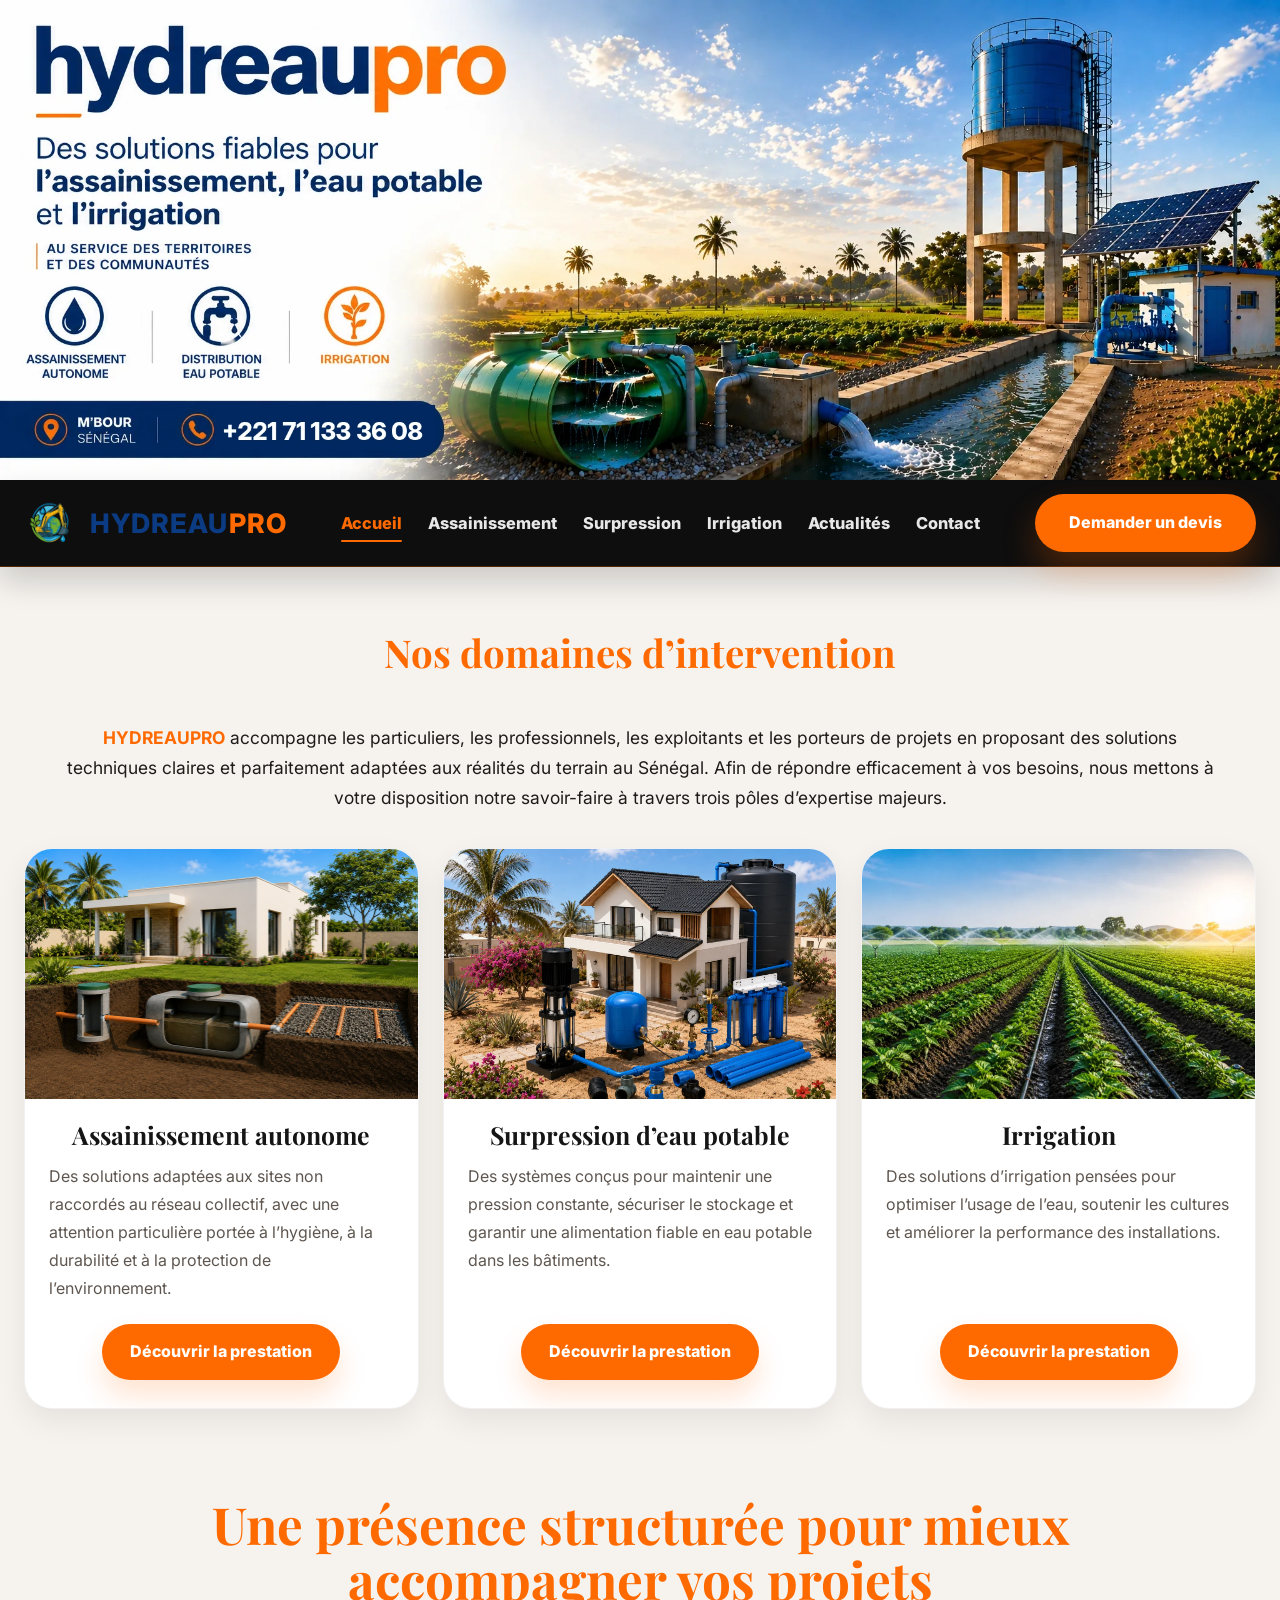
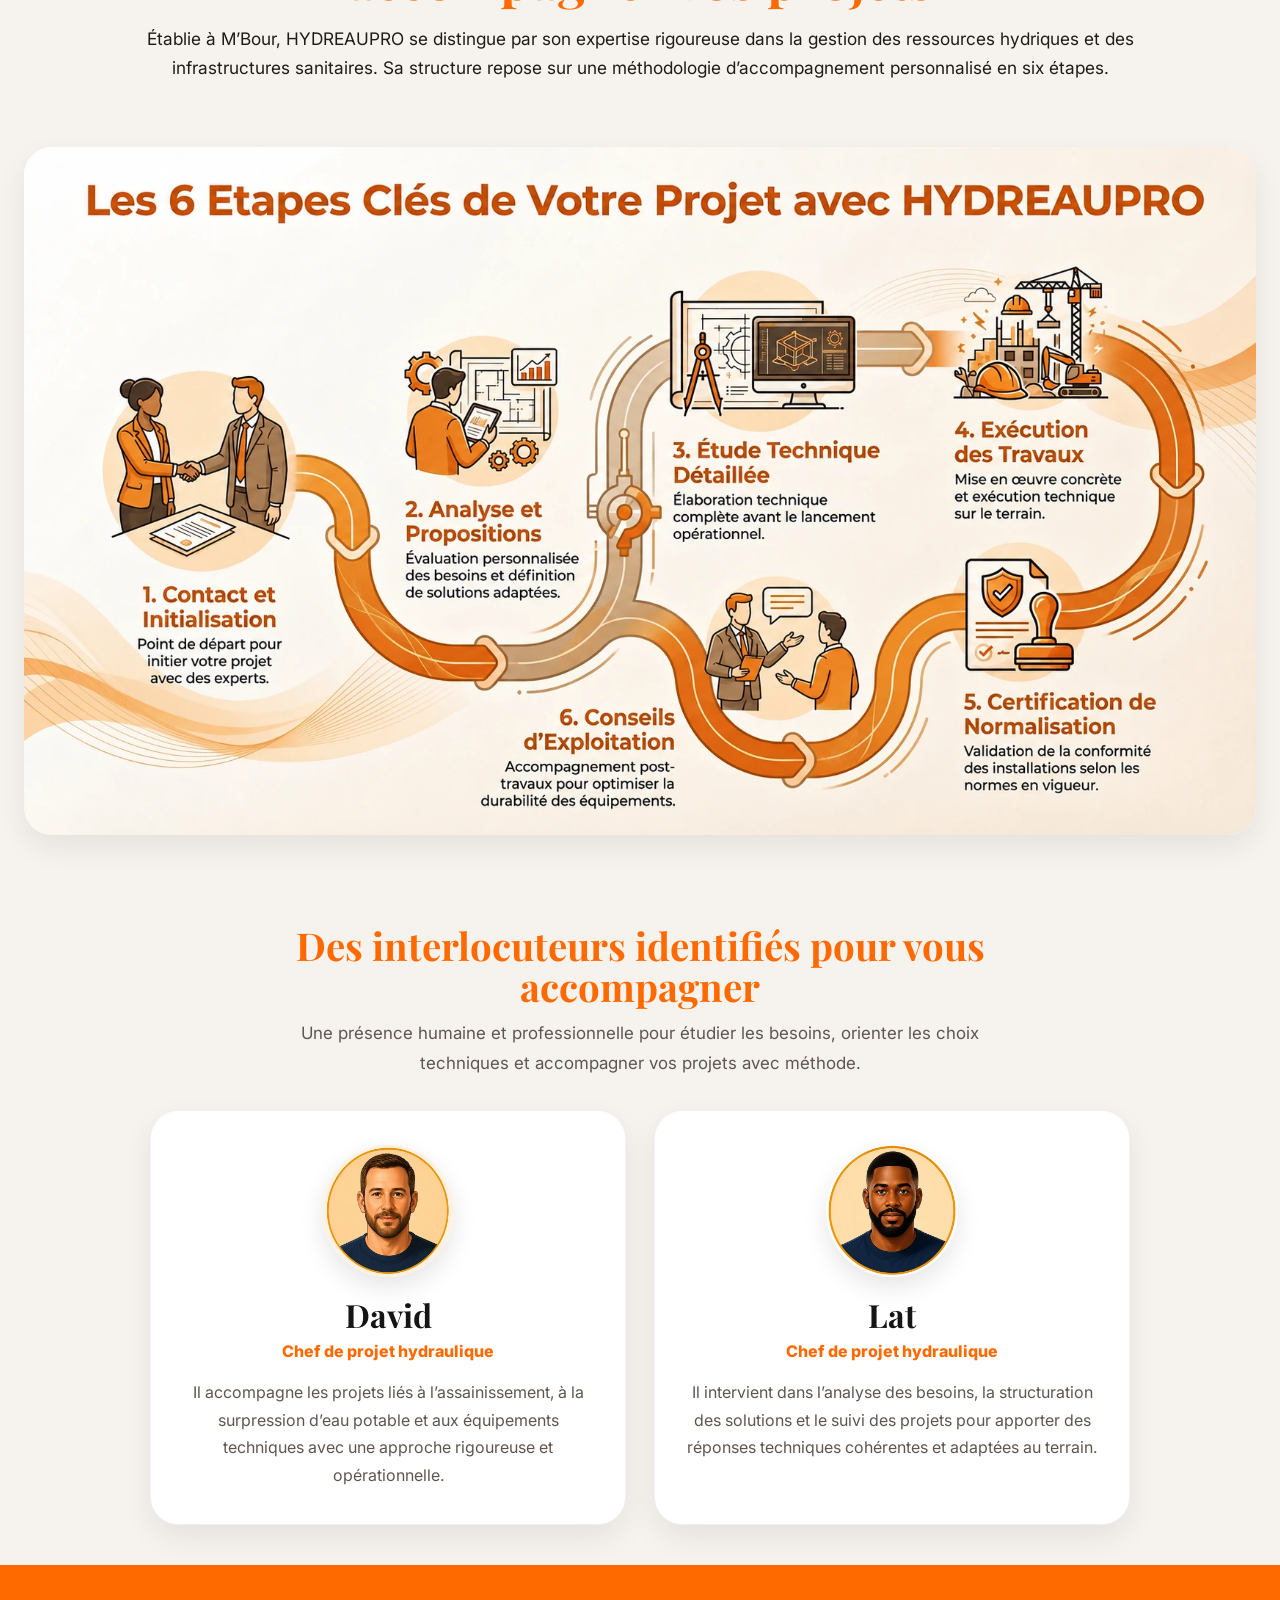
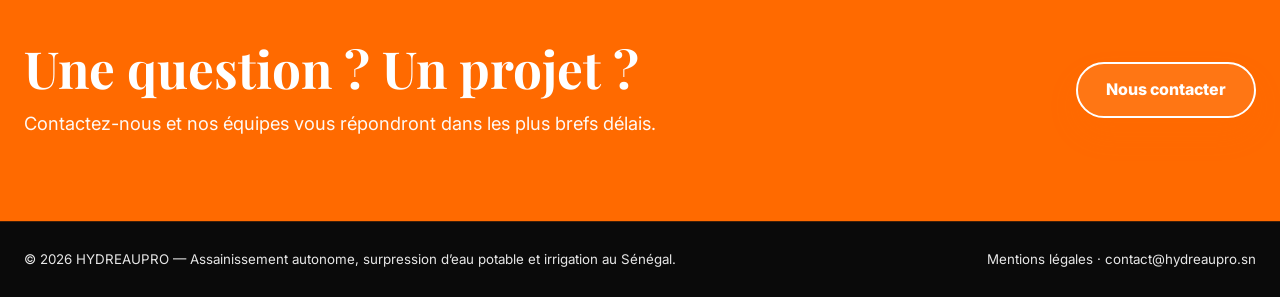
<file: index.html>
<!doctype html>
<html lang="fr">
<head>
  <meta charset="utf-8">
  <meta name="viewport" content="width=device-width, initial-scale=1">
  <title>HYDREAUPRO — Accueil</title>
  <meta name="description" content="HYDREAUPRO accompagne les particuliers, professionnels, exploitants et porteurs de projets en assainissement autonome, surpression d’eau potable et irrigation au Sénégal.">
  <link rel="icon" href="images/favicon.ico" sizes="any">
<link rel="icon" type="image/png" href="images/favicon-hydreaupro.png">
<link rel="apple-touch-icon" href="images/apple-touch-icon.png">
  <link rel="preconnect" href="https://fonts.googleapis.com">
  <link rel="preconnect" href="https://fonts.gstatic.com" crossorigin>
  <link rel="stylesheet" href="style.css">
  <script defer src="main.js"></script>
</head>
<body class="home-page">

  <header class="hero-banner">
    <img src="images/bannieres.webp?v=2" alt="Bannière HYDREAUPRO">
  </header>

  <nav class="site-header" aria-label="Navigation principale">
    <div class="container nav-inner">
      <a href="index.html" class="brand">
        <img src="images/logo-hydreaupro.webp" alt="Logo HYDREAUPRO">
        <span class="brand-text">
          <span class="brand-text__blue">HYDREAU</span><span class="brand-text__orange">PRO</span>
        </span>
      </a>

      <button class="nav-toggle" type="button" aria-label="Ouvrir le menu" aria-expanded="false">☰</button>

      <ul class="nav-menu">
        <li><a href="index.html" class="active" aria-current="page">Accueil</a></li>
        <li><a href="assainissement.html">Assainissement</a></li>
        <li><a href="surpression.html">Surpression</a></li>
        <li><a href="irrigation.html">Irrigation</a></li>
        <li><a href="actualites.php">Actualités</a></li>
        <li><a href="contact.html">Contact</a></li>
      </ul>

      <a href="contact.html" class="btn-devis">Demander un devis</a>
    </div>
  </nav>

  <main>

    <h1 class="visually-hidden">
      HYDREAUPRO — Assainissement autonome, surpression d’eau potable et irrigation au Sénégal
    </h1>

    <section class="section services-section" id="solutions">
      <div class="container">
        <div class="section-head">
          <h2>Nos domaines d’intervention</h2>
        </div>

      <section class="intro-strip">
      <div class="container">
        <div class="intro-strip__box block-orange">
          <p>
            <strong>HYDREAUPRO</strong> accompagne les particuliers, les professionnels, les exploitants et les porteurs de projets en proposant des solutions techniques claires et parfaitement adaptées aux réalités du terrain au Sénégal. Afin de répondre efficacement à vos besoins, nous mettons à votre disposition notre savoir-faire à travers trois pôles d’expertise majeurs.
          </p>
        </div>
      </div>
    </section>


        <div class="cards-grid">
          <article class="service-card block-orange">
            <figure class="service-card__media">
              <img src="images/assainissement-autonome-card-final.webp" alt="Installation d’assainissement autonome" loading="lazy">
            </figure>
            <div class="service-card__body">
              <h3>Assainissement autonome</h3>
              <p>Des solutions adaptées aux sites non raccordés au réseau collectif, avec une attention particulière portée à l’hygiène, à la durabilité et à la protection de l’environnement.</p>
              <a href="assainissement.html" class="btn btn--primary">Découvrir la prestation</a>
            </div>
          </article>

          <article class="service-card block-orange">
            <figure class="service-card__media">
              <img src="images/surpression-accueil.webp" alt="Système de surpression d’eau potable" loading="lazy">
            </figure>
            <div class="service-card__body">
              <h3>Surpression d’eau potable</h3>
              <p>Des systèmes conçus pour maintenir une pression constante, sécuriser le stockage et garantir une alimentation fiable en eau potable dans les bâtiments.</p>
              <a href="surpression.html" class="btn btn--primary">Découvrir la prestation</a>
            </div>
          </article>

          <article class="service-card block-orange">
            <figure class="service-card__media">
              <img src="images/accueil-irrigation.webp" alt="Système d’irrigation agricole" loading="lazy">
            </figure>
            <div class="service-card__body">
              <h3>Irrigation</h3>
              <p>Des solutions d’irrigation pensées pour optimiser l’usage de l’eau, soutenir les cultures et améliorer la performance des installations.</p>
              <a href="irrigation.html" class="btn btn--primary">Découvrir la prestation</a>
            </div>
          </article>
        </div>
      </div>
    </section>

    <section class="section about-section">
      <div class="container">
        <div class="about-section__stack">
          <div class="about-section__copy block-orange">
            <h2>Une présence structurée pour mieux accompagner vos projets</h2>
            <p>
              Établie à M’Bour, HYDREAUPRO se distingue par son expertise rigoureuse dans la gestion des ressources hydriques et des infrastructures sanitaires. Sa structure repose sur une méthodologie d’accompagnement personnalisé en six étapes.
            </p>
          </div>

          <div class="about-section__media block-orange about-section__media--large">
            <img src="images/etapes-de-hydreaupro.webp" alt="Les 6 étapes clés de votre projet avec HYDREAUPRO" loading="lazy">
          </div>
        </div>
      </div>
    </section>

    <section class="section team-section">
      <div class="container">
        <div class="section-head section-head--center">
          <h2>Des interlocuteurs identifiés pour vous accompagner</h2>
          <p>
            Une présence humaine et professionnelle pour étudier les besoins,
            orienter les choix techniques et accompagner vos projets avec méthode.
          </p>
        </div>

        <div class="team-grid">
          <article class="team-card block-orange">
            <div class="team-card__avatar">
              <img src="images/avatar-david.webp" alt="Portrait de David" loading="lazy">
            </div>
            <h3>David</h3>
            <span class="team-card__role">Chef de projet hydraulique</span>
            <p>
              Il accompagne les projets liés à l’assainissement, à la surpression d’eau potable
              et aux équipements techniques avec une approche rigoureuse et opérationnelle.
            </p>
          </article>

          <article class="team-card block-orange">
            <div class="team-card__avatar">
              <img src="images/avatar-lat.webp" alt="Portrait de Lat" loading="lazy">
            </div>
            <h3>Lat</h3>
            <span class="team-card__role">Chef de projet hydraulique</span>
            <p>
              Il intervient dans l’analyse des besoins, la structuration des solutions
              et le suivi des projets pour apporter des réponses techniques cohérentes
              et adaptées au terrain.
            </p>
          </article>
        </div>
      </div>
    </section>

<section class="cta-band cta-band--split">
  <div class="container cta-band__inner">
    <div class="cta-band__text">
      <h2>Une question ? Un projet ?</h2>
      <p>Contactez-nous et nos équipes vous répondront dans les plus brefs délais.</p>
    </div>
    <div class="btn-row">
      <a href="contact.html" class="btn-cta">Nous contacter</a>
    </div>
  </div>
</section>

  </main>

  <footer class="site-footer">
    <div class="container site-footer__inner">
      <small>© 2026 HYDREAUPRO — Assainissement autonome, surpression d’eau potable et irrigation au Sénégal.</small>
      <small><a href="mentions-legales.html">Mentions légales</a> · <a href="mailto:contact@hydreaupro.sn">contact@hydreaupro.sn</a></small>
    </div>
  </footer>

</body>
</html>
</file>
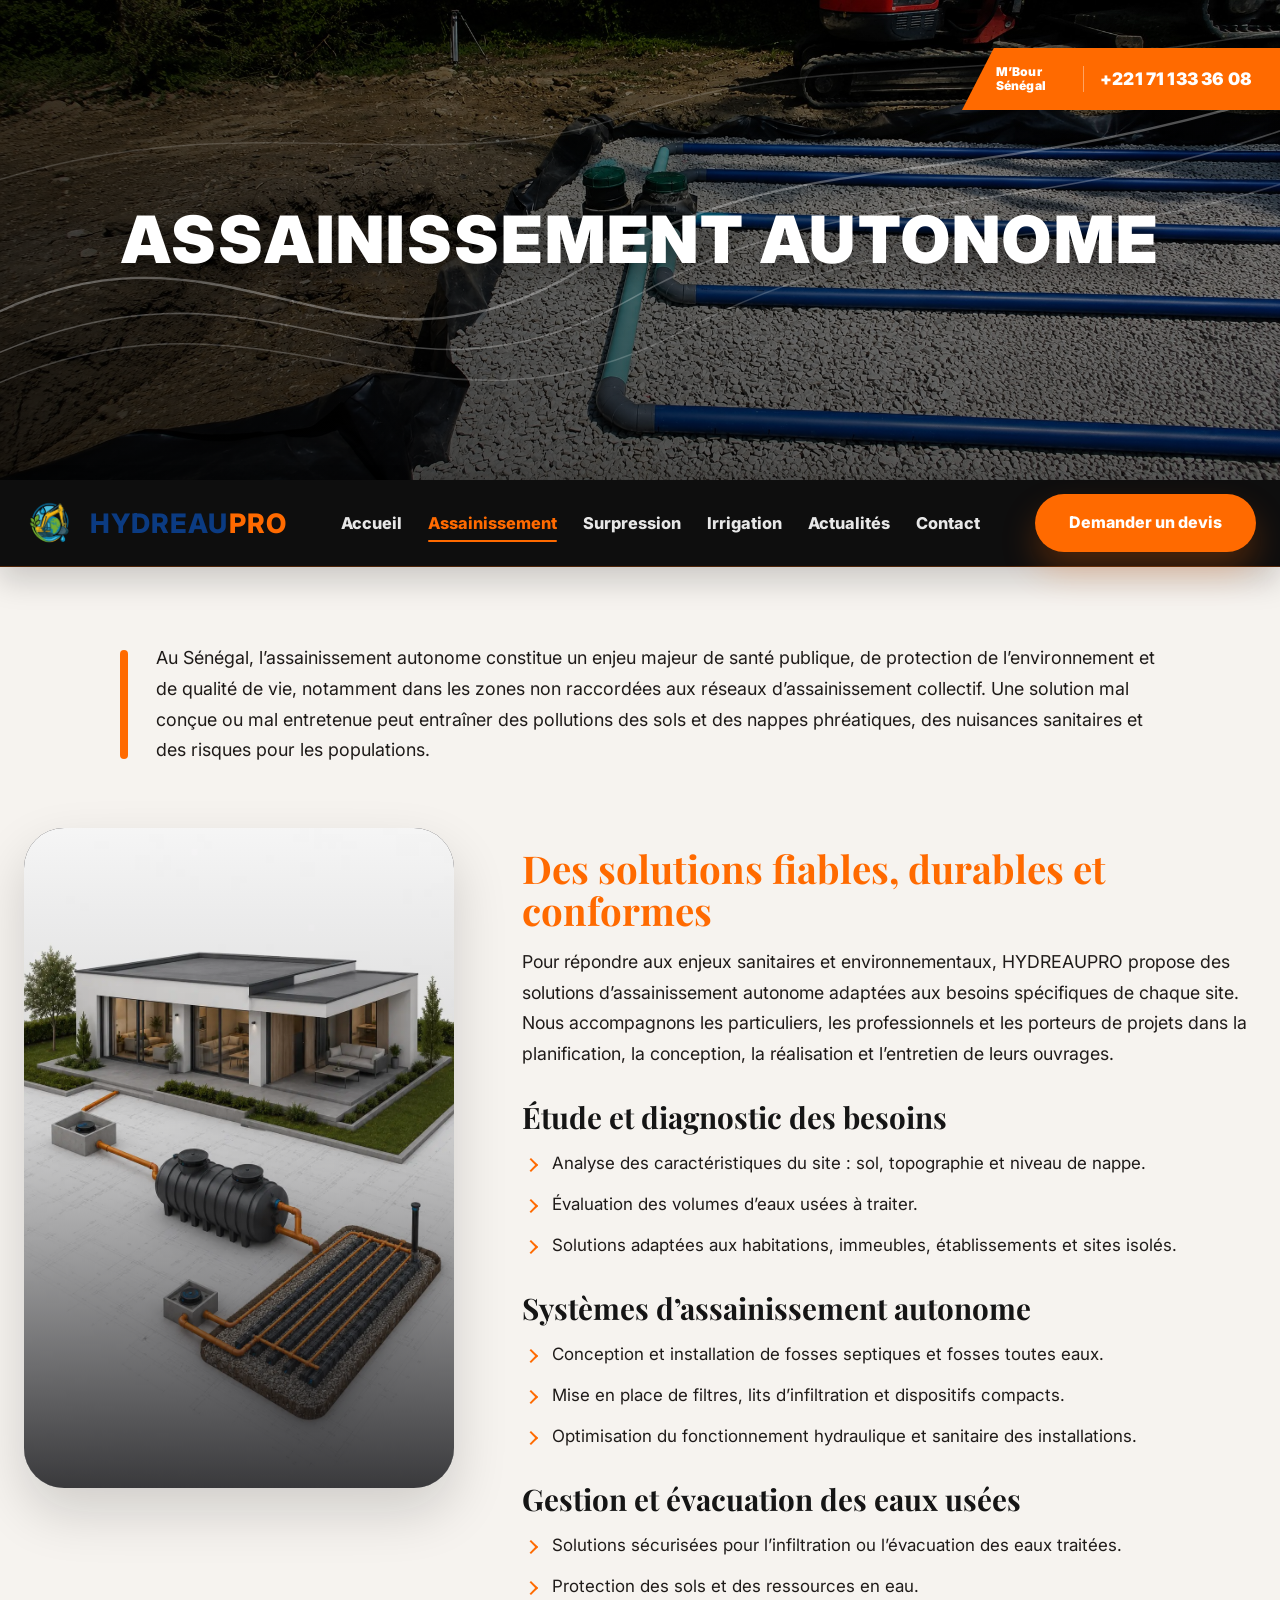
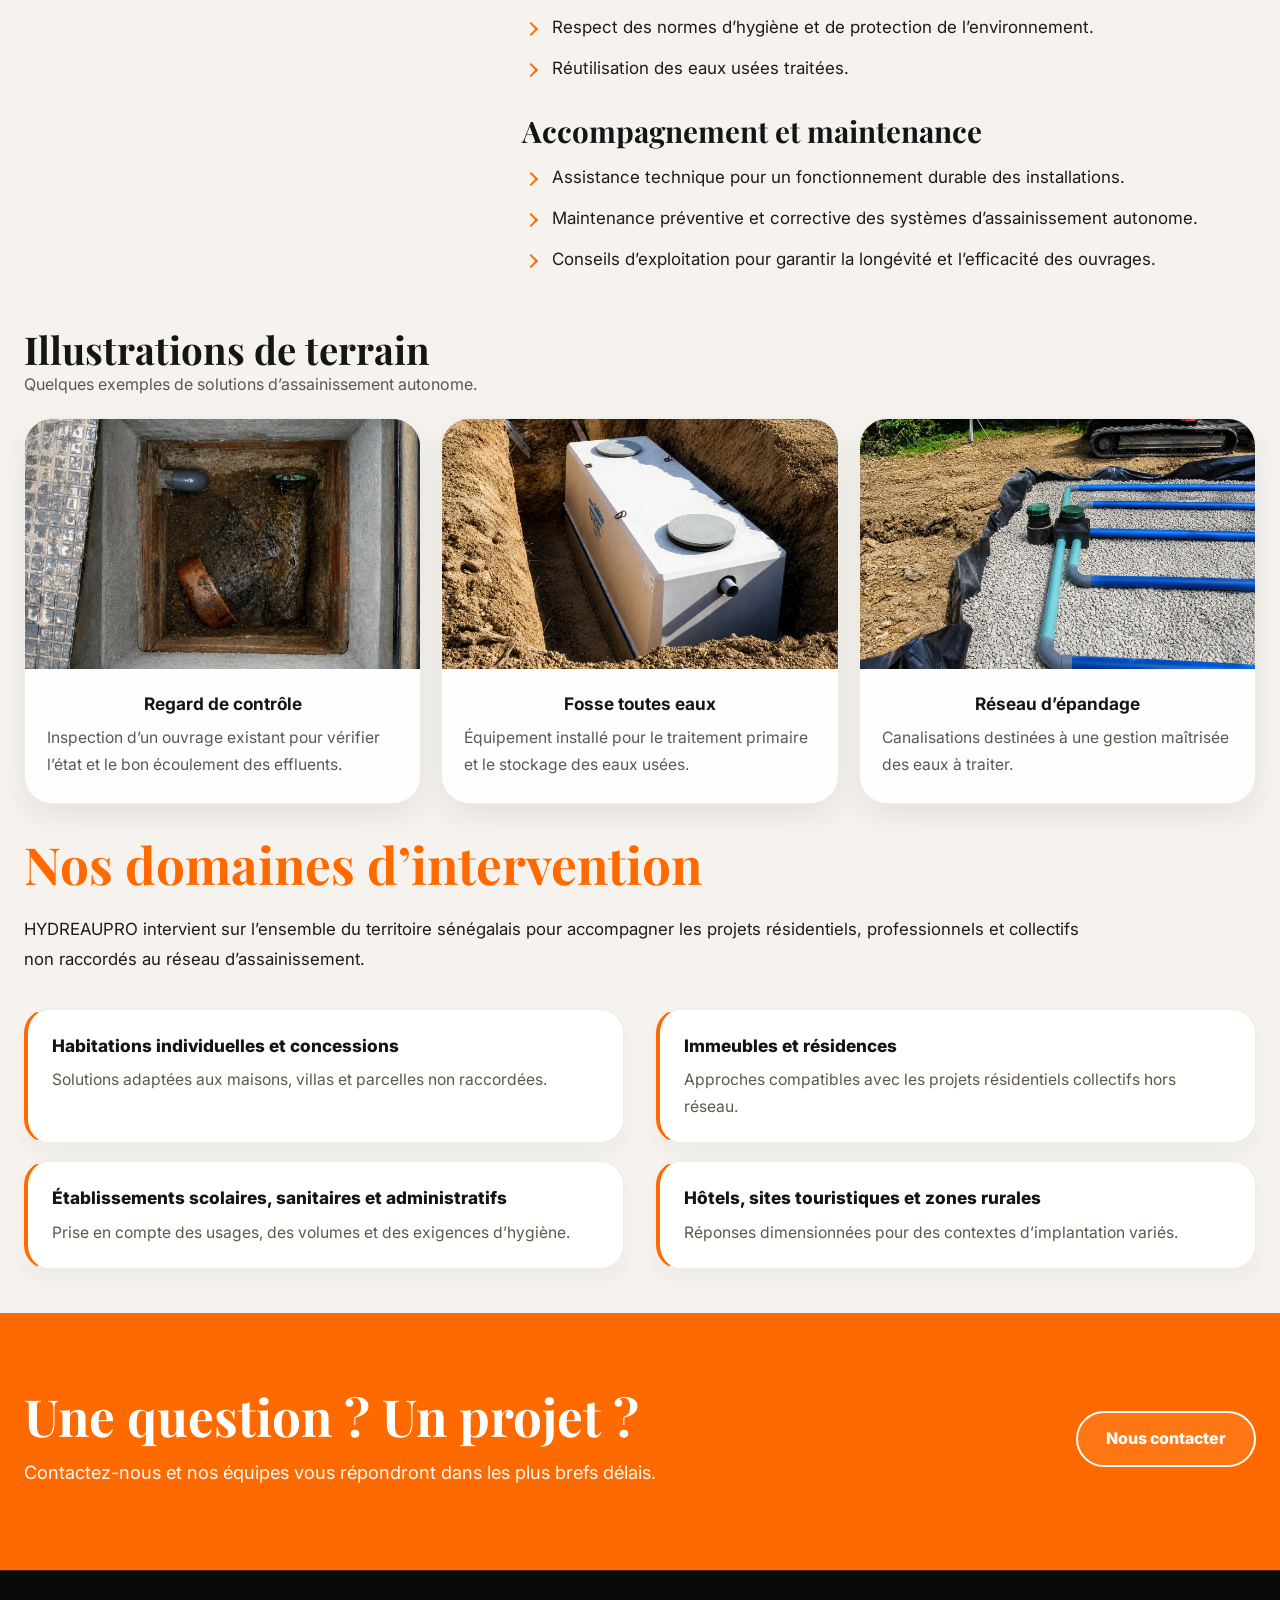
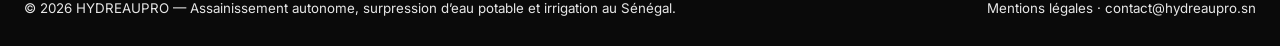
<file: assainissement.html>
<!doctype html>
<html lang="fr">
<head>
  <meta charset="utf-8">
  <meta name="viewport" content="width=device-width, initial-scale=1">
  <title>Assainissement autonome — HYDREAUPRO</title>
  <meta name="description" content="HYDREAUPRO accompagne les particuliers, professionnels et porteurs de projets dans la conception de solutions d’assainissement autonome fiables et durables au Sénégal.">
  <link rel="icon" href="images/favicon.ico" sizes="any">
<link rel="icon" type="image/png" href="images/favicon-hydreaupro.png">
<link rel="apple-touch-icon" href="images/apple-touch-icon.png">
  <link rel="preconnect" href="https://fonts.googleapis.com">
  <link rel="preconnect" href="https://fonts.gstatic.com" crossorigin>
  <link rel="stylesheet" href="style.css">
  <script defer src="main.js"></script>
</head>


<body class="prest-page prest-page--assainissement">

  <header class="hero-banner hero-banner--css hero-banner--assainissement">
    <img class="hero-banner__bg" src="images/banniere-assainissement-autonome.webp" alt="Bannière assainissement autonome HYDREAUPRO">

    <div class="hero-banner__overlay">
      <div class="hero-banner__content">
        <div class="hero-banner__contact" aria-label="Coordonnées HYDREAUPRO">
          <span class="hero-banner__place">
            <span>M’Bour</span>
            <span>Sénégal</span>
          </span>
          <span class="hero-banner__phone">+221 71 133 36 08</span>
        </div>

        <h1 class="hero-banner__title">Assainissement autonome</h1>
      </div>
    </div>
  </header>

  <nav class="site-header" aria-label="Navigation principale">
    <div class="container nav-inner">
      <a href="index.html" class="brand">
        <img src="images/logo-hydreaupro.webp" alt="Logo HYDREAUPRO">
        <span class="brand-text">
          <span class="brand-text__blue">HYDREAU</span><span class="brand-text__orange">PRO</span>
        </span>
      </a>

      <button class="nav-toggle" type="button" aria-label="Ouvrir le menu" aria-expanded="false">☰</button>

      <ul class="nav-menu">
        <li><a href="index.html">Accueil</a></li>
        <li><a href="assainissement.html" class="active" aria-current="page">Assainissement</a></li>
        <li><a href="surpression.html">Surpression</a></li>
        <li><a href="irrigation.html">Irrigation</a></li>
        <li><a href="actualites.php">Actualités</a></li>
        <li><a href="contact.html">Contact</a></li>
      </ul>

      <a href="contact.html" class="btn-devis">Demander un devis</a>
    </div>
  </nav>

  <main>

    <section class="page-header">
      <div class="container">
        <div class="page-title">
          <div class="page-intro">
            <p>
              Au Sénégal, l’assainissement autonome constitue un enjeu majeur de santé publique,
              de protection de l’environnement et de qualité de vie, notamment dans les zones non
              raccordées aux réseaux d’assainissement collectif. Une solution mal conçue ou mal
              entretenue peut entraîner des pollutions des sols et des nappes phréatiques,
              des nuisances sanitaires et des risques pour les populations.
            </p>
          </div>
        </div>
      </div>
    </section>

    <section class="content-section">
      <div class="container service-block">

        <aside class="service-media" aria-hidden="true">
          <figure class="service-media__photo">
            <img src="images/assainissement-autonome.webp" alt="Installation d’assainissement autonome">
          </figure>
          <div class="service-media__inner">
          </div>
        </aside>

        <div class="content-column">
          <h2 class="section-title">Des solutions fiables, durables et conformes</h2>

          <p class="section-text">
            Pour répondre aux enjeux sanitaires et environnementaux, HYDREAUPRO propose des
            solutions d’assainissement autonome adaptées aux besoins spécifiques de chaque site.
            Nous accompagnons les particuliers, les professionnels et les porteurs de projets
            dans la planification, la conception, la réalisation et l’entretien de leurs ouvrages.
          </p>

          <h3 class="subheading">Étude et diagnostic des besoins</h3>
          <ul class="arrow-list">
            <li>Analyse des caractéristiques du site : sol, topographie et niveau de nappe.</li>
            <li>Évaluation des volumes d’eaux usées à traiter.</li>
            <li>Solutions adaptées aux habitations, immeubles, établissements et sites isolés.</li>
          </ul>

          <h3 class="subheading">Systèmes d’assainissement autonome</h3>
          <ul class="arrow-list">
            <li>Conception et installation de fosses septiques et fosses toutes eaux.</li>
            <li>Mise en place de filtres, lits d’infiltration et dispositifs compacts.</li>
            <li>Optimisation du fonctionnement hydraulique et sanitaire des installations.</li>
          </ul>

          <h3 class="subheading">Gestion et évacuation des eaux usées</h3>
          <ul class="arrow-list">
            <li>Solutions sécurisées pour l’infiltration ou l’évacuation des eaux traitées.</li>
            <li>Protection des sols et des ressources en eau.</li>
            <li>Respect des normes d’hygiène et de protection de l’environnement.</li>
            <li>Réutilisation des eaux usées traitées.</li>
          </ul>

          <h3 class="subheading">Accompagnement et maintenance</h3>
          <ul class="arrow-list">
            <li>Assistance technique pour un fonctionnement durable des installations.</li>
            <li>Maintenance préventive et corrective des systèmes d’assainissement autonome.</li>
            <li>Conseils d’exploitation pour garantir la longévité et l’efficacité des ouvrages.</li>
          </ul>
        </div>
      </div>
    </section>

        <section class="container photo-gallery">
      <div class="photo-gallery__head">
        <div>
          <h2>Illustrations de terrain</h2>
          <p>Quelques exemples de solutions d’assainissement autonome.</p>
        </div>
      </div>

      <div class="photo-gallery__grid">
        <article class="photo-card">
          <img src="images/assainissement-regard.webp" alt="Regard de contrôle">
          <div class="photo-card__body">
            <strong>Regard de contrôle</strong>
            <p>Inspection d’un ouvrage existant pour vérifier l’état et le bon écoulement des effluents.</p>
          </div>
        </article>

        <article class="photo-card">
          <img src="images/assainissement-fosse.webp" alt="Fosse toutes eaux">
          <div class="photo-card__body">
            <strong>Fosse toutes eaux</strong>
            <p>Équipement installé pour le traitement primaire et le stockage des eaux usées.</p>
          </div>
        </article>

        <article class="photo-card">
          <img src="images/assainissement-epandage.webp" alt="Réseau d’épandage">
          <div class="photo-card__body">
            <strong>Réseau d’épandage</strong>
            <p>Canalisations destinées à une gestion maîtrisée des eaux à traiter.</p>
          </div>
        </article>
      </div>
    </section>

    <section class="intervention-section">
      <div class="container">
        <h2 class="intervention-title">Nos domaines d’intervention</h2>
        <p class="intervention-intro">
          HYDREAUPRO intervient sur l’ensemble du territoire sénégalais pour accompagner les projets
          résidentiels, professionnels et collectifs non raccordés au réseau d’assainissement.
        </p>

        <div class="intervention-grid">
          <article class="intervention-card">
            <h3>Habitations individuelles et concessions</h3>
            <p>Solutions adaptées aux maisons, villas et parcelles non raccordées.</p>
          </article>

          <article class="intervention-card">
            <h3>Immeubles et résidences</h3>
            <p>Approches compatibles avec les projets résidentiels collectifs hors réseau.</p>
          </article>

          <article class="intervention-card">
            <h3>Établissements scolaires, sanitaires et administratifs</h3>
            <p>Prise en compte des usages, des volumes et des exigences d’hygiène.</p>
          </article>

          <article class="intervention-card">
            <h3>Hôtels, sites touristiques et zones rurales</h3>
            <p>Réponses dimensionnées pour des contextes d’implantation variés.</p>
          </article>
        </div>
      </div>
    </section>


<section class="cta-band cta-band--split">
  <div class="container cta-band__inner">
    <div class="cta-band__text">
      <h2>Une question ? Un projet ?</h2>
      <p>Contactez-nous et nos équipes vous répondront dans les plus brefs délais.</p>
    </div>
    <div class="btn-row">
      <a href="contact.html" class="btn-cta">Nous contacter</a>
    </div>
  </div>
</section>

<footer class="site-footer">
    <div class="container site-footer__inner">
      <small>© 2026 HYDREAUPRO — Assainissement autonome, surpression d’eau potable et irrigation au Sénégal.</small>
      <small><a href="mentions-legales.html">Mentions légales</a> · <a href="mailto:contact@hydreaupro.sn">contact@hydreaupro.sn</a></small>
    </div>
  </footer>

</body>
</html>
</file>
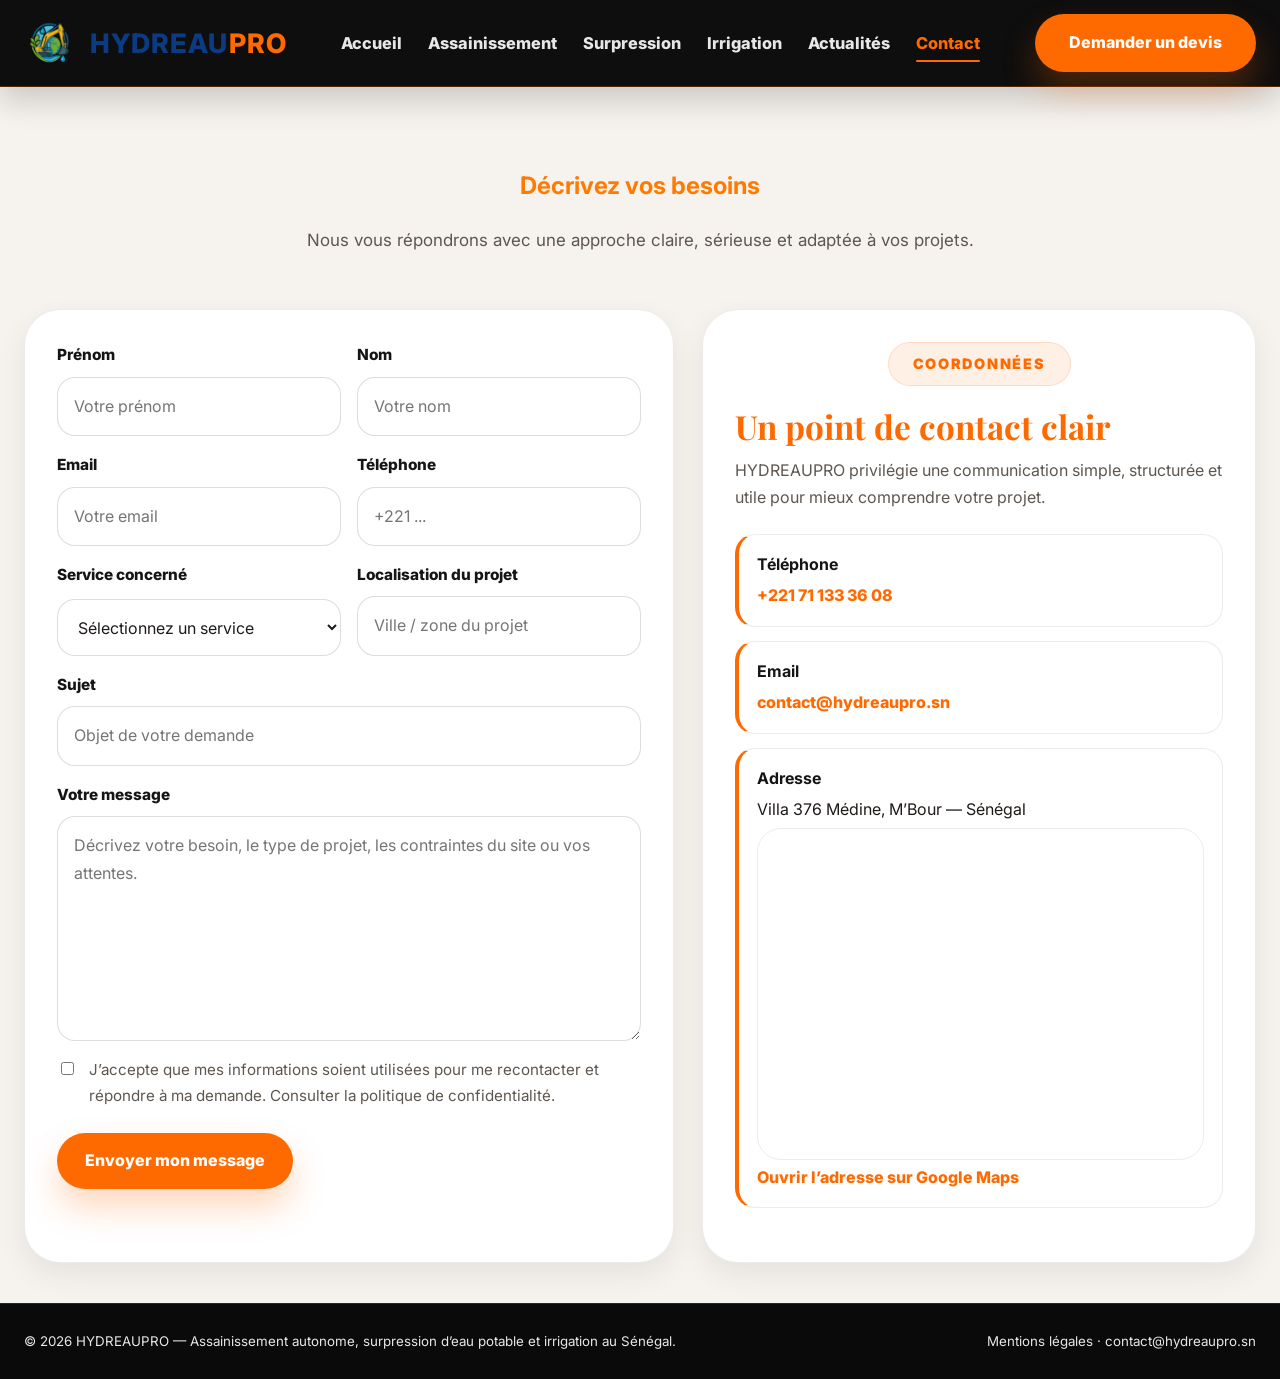
<file: contact.html>
<!doctype html>
<html lang="fr">
<head>
  <meta charset="utf-8">
  <meta name="viewport" content="width=device-width, initial-scale=1">
  <title>Contact — HYDREAUPRO</title>
  <meta name="description" content="Contactez HYDREAUPRO pour vos besoins en assainissement autonome, surpression d’eau potable et irrigation au Sénégal.">
  <link rel="icon" href="images/favicon.ico" sizes="any">
<link rel="icon" type="image/png" href="images/favicon-hydreaupro.png">
<link rel="apple-touch-icon" href="images/apple-touch-icon.png">
  <link rel="preconnect" href="https://fonts.googleapis.com">
  <link rel="preconnect" href="https://fonts.gstatic.com" crossorigin>
  <link rel="stylesheet" href="style.css">
  <script defer src="main.js"></script>
</head>
  <style>
    .contact-honeypot {
      position: absolute !important;
      width: 1px !important;
      height: 1px !important;
      padding: 0 !important;
      margin: -1px !important;
      overflow: hidden !important;
      clip: rect(0, 0, 0, 0) !important;
      white-space: nowrap !important;
      border: 0 !important;
    }
  </style>
</head>
<body class="prest-page contact-page contact-page--simple">

  <nav class="site-header" aria-label="Navigation principale">
    <div class="container nav-inner">
      <a href="index.html" class="brand">
        <img src="images/logo-hydreaupro.webp" alt="Logo HYDREAUPRO">
        <span class="brand-text">
          <span class="brand-text__blue">HYDREAU</span><span class="brand-text__orange">PRO</span>
        </span>
      </a>

      <button class="nav-toggle" type="button" aria-label="Ouvrir le menu" aria-expanded="false">☰</button>

      <ul class="nav-menu">
        <li><a href="index.html">Accueil</a></li>
        <li><a href="assainissement.html">Assainissement</a></li>
        <li><a href="surpression.html">Surpression</a></li>
        <li><a href="irrigation.html">Irrigation</a></li>
        <li><a href="actualites.php">Actualités</a></li>
        <li><a href="contact.html" class="active" aria-current="page">Contact</a></li>
      </ul>

      <a href="contact.html" class="btn-devis">Demander un devis</a>
    </div>
  </nav>

  <main>
    <section class="page-header">
      <div class="container">
        <div class="section-heading">
          <h1 style="color:#ff7a00;">Décrivez vos besoins</h1>
          <p>Nous vous répondrons avec une approche claire, sérieuse et adaptée à vos projets.</p>
        </div>
      </div>
    </section>

    <section class="section">
      <div class="container">
        <div class="contact-layout">
          <form action="envoyer-contact.php" class="contact-card contact-form" id="contactForm" method="post" accept-charset="UTF-8">

            <div class="contact-honeypot" aria-hidden="true">
              <label for="website">Ne pas remplir ce champ</label>
              <input id="website" name="website" tabindex="-1" autocomplete="off" type="text">
            </div>

            <div class="form-grid">
              <div class="field">
                <label for="prenom">Prénom</label>
                <input id="prenom" name="prenom" placeholder="Votre prénom" required type="text">
              </div>
              <div class="field">
                <label for="nom">Nom</label>
                <input id="nom" name="nom" placeholder="Votre nom" required type="text">
              </div>
            </div>

            <div class="form-grid">
              <div class="field">
                <label for="email">Email</label>
                <input id="email" name="email" placeholder="Votre email" required type="email">
              </div>
              <div class="field">
                <label for="tel">Téléphone</label>
                <input id="tel" inputmode="tel" name="tel" placeholder="+221 ..." type="tel">
              </div>
            </div>

            <div class="form-grid">
              <div class="field">
                <label for="service">Service concerné</label>
                <select id="service" name="service" required>
                  <option value="">Sélectionnez un service</option>
                  <option value="assainissement">Assainissement autonome</option>
                  <option value="surpression">Surpression d’eau potable</option>
                  <option value="irrigation">Irrigation</option>
                  <option value="autre">Autre besoin</option>
                </select>
              </div>
              <div class="field">
                <label for="localisation">Localisation du projet</label>
                <input id="localisation" name="localisation" placeholder="Ville / zone du projet" type="text">
              </div>
            </div>

            <div class="field">
              <label for="sujet">Sujet</label>
              <input id="sujet" name="sujet" placeholder="Objet de votre demande" required type="text">
            </div>

            <div class="field field--textarea">
              <label for="message">Votre message</label>
              <textarea id="message" name="message" placeholder="Décrivez votre besoin, le type de projet, les contraintes du site ou vos attentes." required rows="7"></textarea>
            </div>

            <label class="consent">
              <input name="rgpd" required type="checkbox">
              <span>J’accepte que mes informations soient utilisées pour me recontacter et répondre à ma demande. <a href="mentions-legales.html#confidentialite">Consulter la politique de confidentialité.</a></span>
            </label>

            <div class="form-actions">
              <button class="btn btn--primary" type="submit">Envoyer mon message</button>
            </div>
          </form>

          <aside class="contact-card contact-info">
            <div class="contact-info__block">
              <span class="section-kicker">Coordonnées</span>
              <h3>Un point de contact clair</h3>
              <p>HYDREAUPRO privilégie une communication simple, structurée et utile pour mieux comprendre votre projet.</p>
            </div>

            <div class="info-list">
              <div class="info-item">
                <strong>Téléphone</strong>
                <a href="tel:+221711333608">+221 71 133 36 08</a>
              </div>
              <div class="info-item">
                <strong>Email</strong>
                <a href="mailto:contact@hydreaupro.sn">contact@hydreaupro.sn</a>
              </div>
              <div class="info-item">
                <strong>Adresse</strong>
                <span>Villa 376 Médine, M’Bour — Sénégal</span>

                <div class="map-wrap">
                  <iframe
                    allowfullscreen
                    class="map"
                    loading="lazy"
                    referrerpolicy="no-referrer-when-downgrade"
                    src="https://maps.google.com/maps?q=14.435745,-16.966091&hl=fr&z=18&output=embed"
                    style="border:0;"
                    title="Carte HYDREAUPRO — Villa 376 Médine, M’Bour">
                  </iframe>
                </div>

                <a href="https://www.google.com/maps?q=14.435745,-16.966091"
                   target="_blank"
                   rel="noopener noreferrer">
                  Ouvrir l’adresse sur Google Maps
                </a>
              </div>
            </div>

          </aside>
        </div>
      </div>
    </section>
  </main>

<footer class="site-footer">
    <div class="container site-footer__inner">
      <small>© 2026 HYDREAUPRO — Assainissement autonome, surpression d’eau potable et irrigation au Sénégal.</small>
      <small><a href="mentions-legales.html">Mentions légales</a> · <a href="mailto:contact@hydreaupro.sn">contact@hydreaupro.sn</a></small>
    </div>
  </footer>
</body>
</html>
</file>
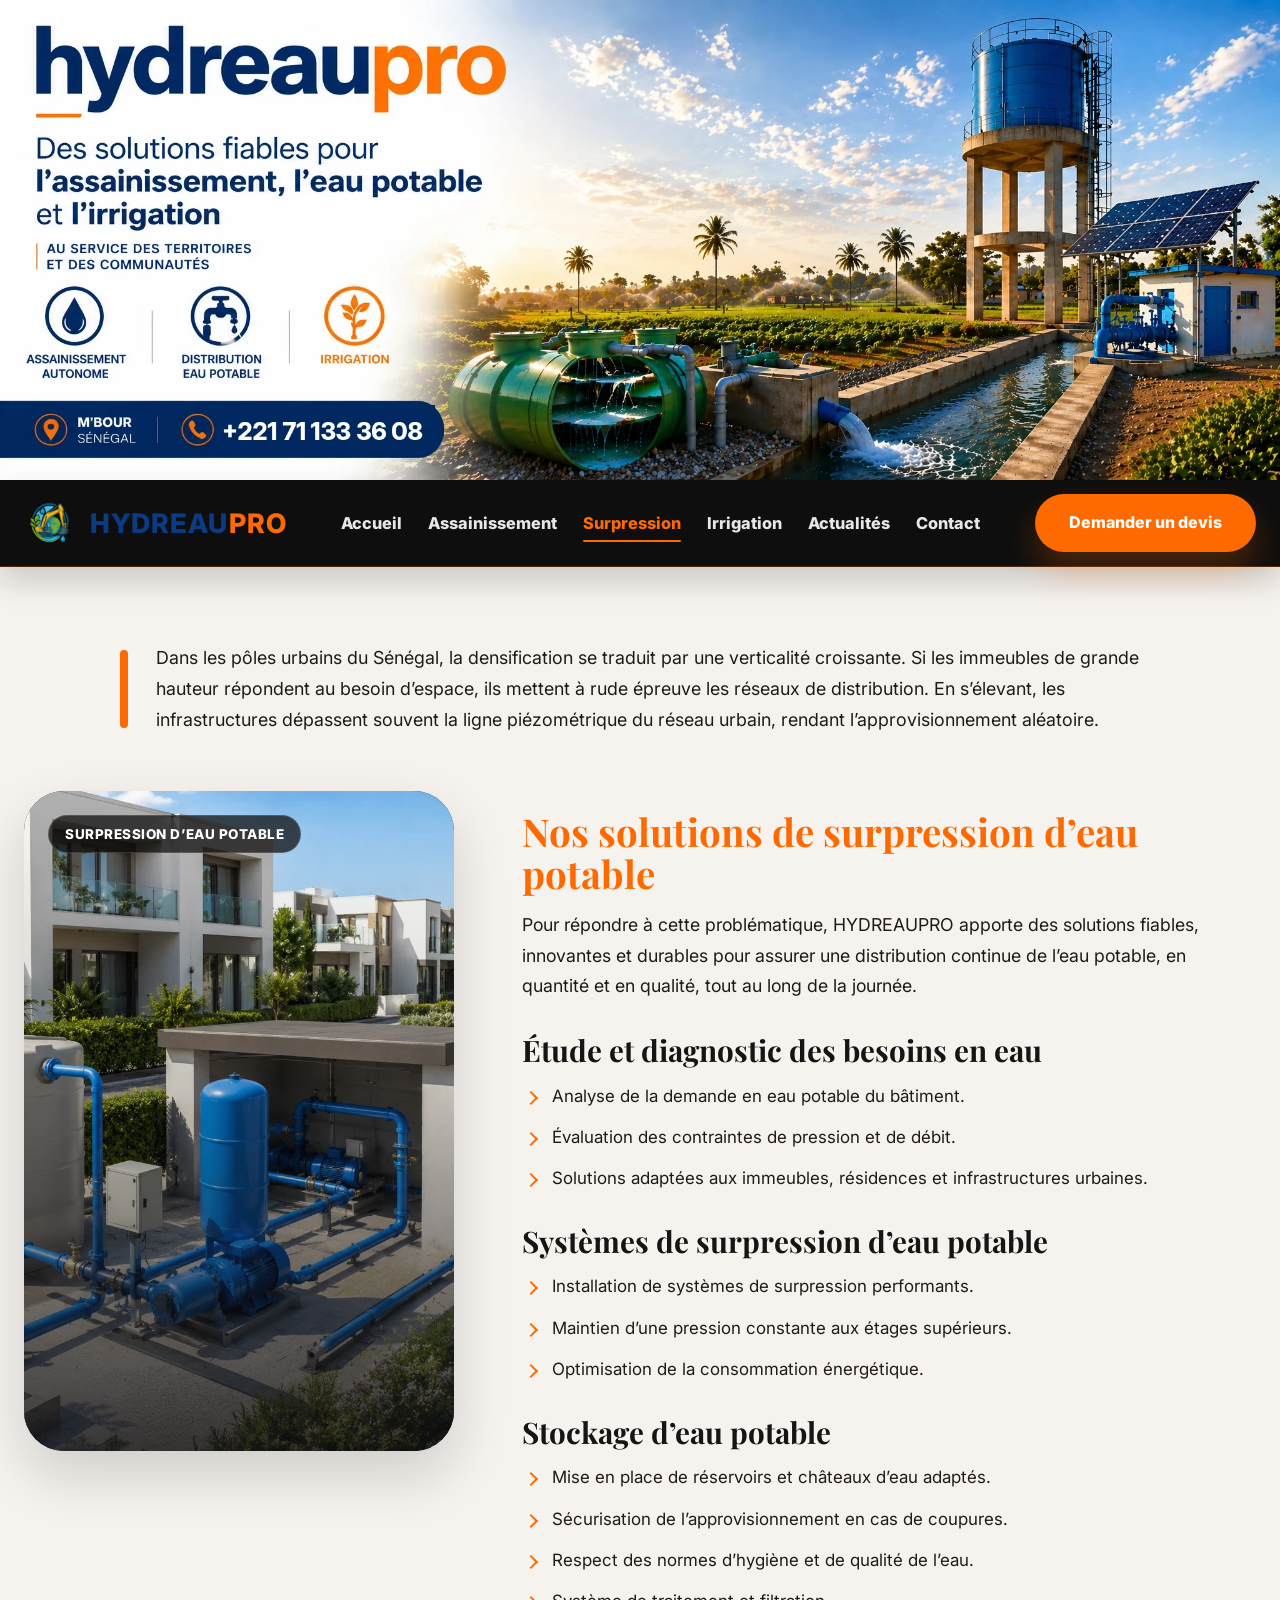
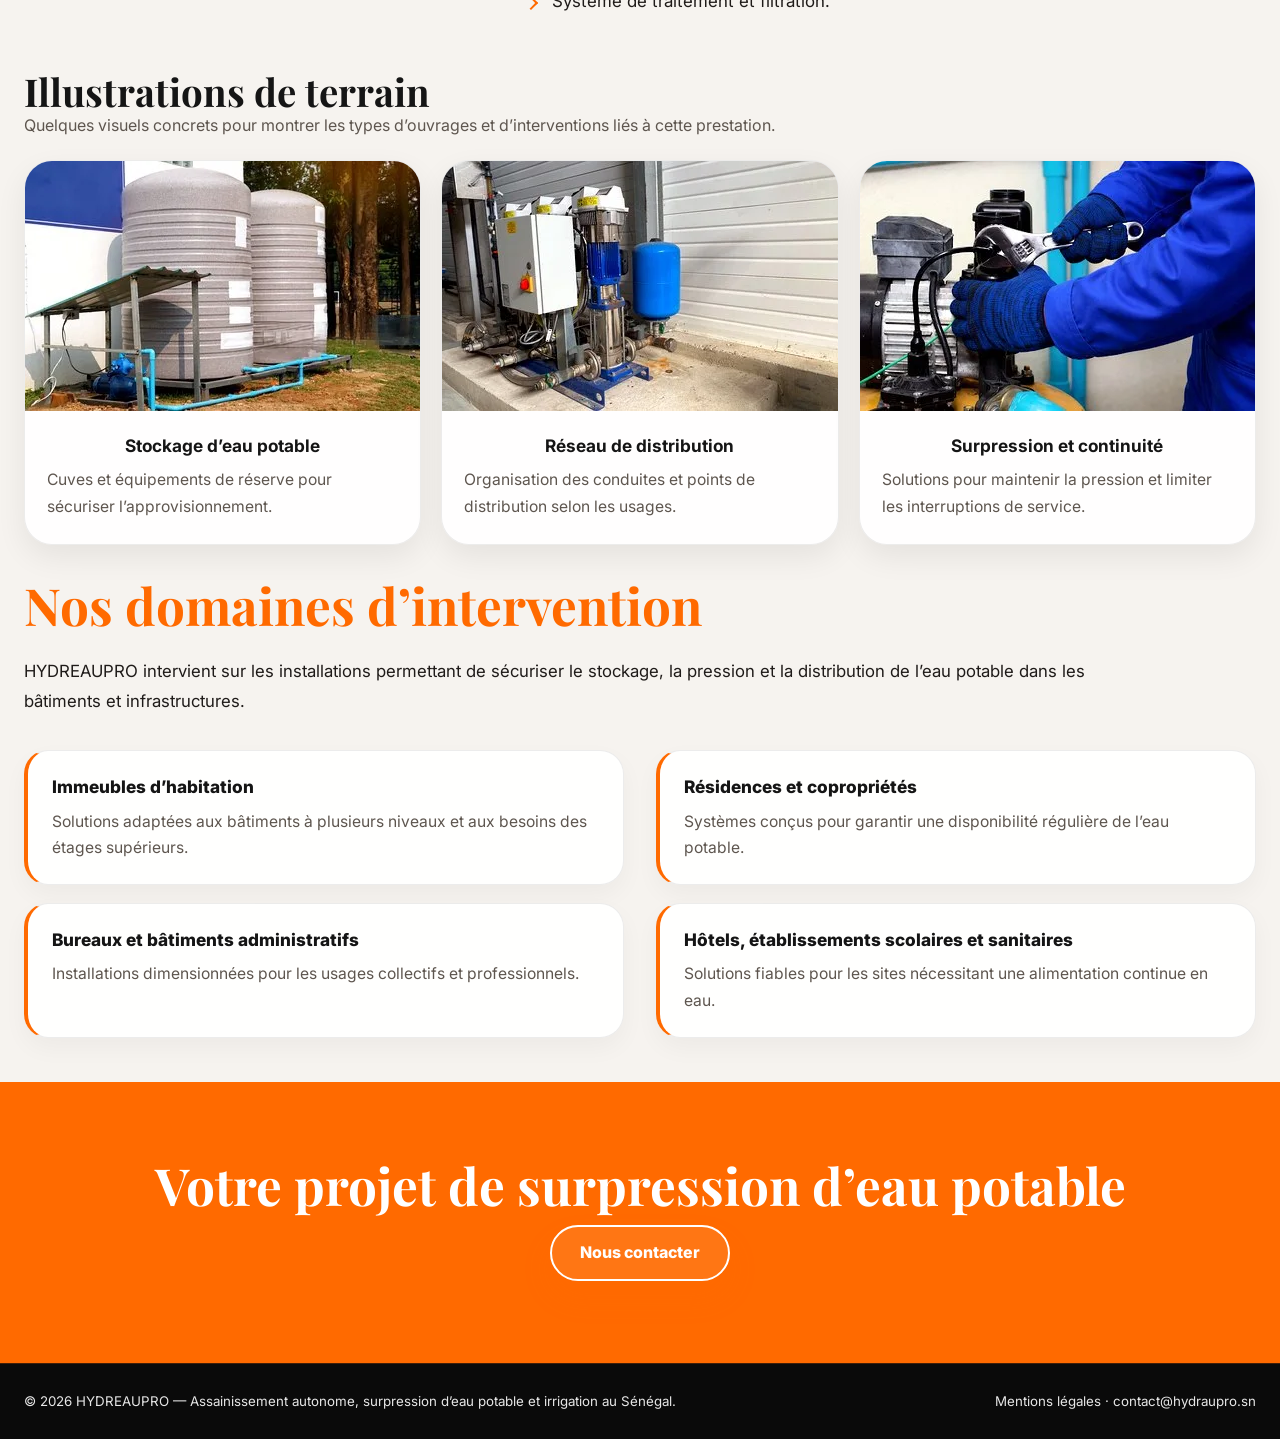
<file: distribution.html>
<!doctype html>
<html lang="fr">
<head>
  <meta charset="utf-8">
  <meta name="viewport" content="width=device-width, initial-scale=1">
  <title>Surpression d’eau potable — HYDREAUPRO</title>
  <meta name="description" content="HYDREAUPRO accompagne les projets de surpression d’eau potable, de stockage et de continuité d’approvisionnement au Sénégal.">
  <link rel="preconnect" href="https://fonts.googleapis.com">
  <link rel="preconnect" href="https://fonts.gstatic.com" crossorigin>
  <link rel="stylesheet" href="style.css">
  <script defer src="main.js"></script>
</head>

<body class="prest-page service-page-distribution">

  <header class="hero-banner">
    <img src="images/bannieres.webp" alt="Bannière HYDREAUPRO">
  </header>

  <nav class="site-header" aria-label="Navigation principale">
    <div class="container nav-inner">
      <a href="index.html" class="brand">
        <img src="images/logo-hydreaupro.webp" alt="Logo HYDREAUPRO">
        <span class="brand-text">
          <span class="brand-text__blue">HYDREAU</span><span class="brand-text__orange">PRO</span>
        </span>
      </a>

      <button class="nav-toggle" type="button" aria-label="Ouvrir le menu" aria-expanded="false">☰</button>

      <ul class="nav-menu">
        <li><a href="index.html">Accueil</a></li>
        <li><a href="assainissement.html">Assainissement</a></li>
        <li><a href="distribution.html" class="active" aria-current="page">Surpression</a></li>
        <li><a href="irrigation.html">Irrigation</a></li>
        <li><a href="actualites.php">Actualités</a></li>
        <li><a href="contact.html">Contact</a></li>
      </ul>

      <a href="contact.html" class="btn-devis">Demander un devis</a>
    </div>
  </nav>

  <main>

    <section class="page-header page-header--intro-only">
      <div class="container">
        <div class="page-title page-title--compact">
          <h1 class="visually-hidden">Surpression d’eau potable</h1>
          <div class="page-intro">
            <p>Dans les pôles urbains du Sénégal, la densification se traduit par une verticalité croissante. Si les immeubles de grande hauteur répondent au besoin d’espace, ils mettent à rude épreuve les réseaux de distribution. En s’élevant, les infrastructures dépassent souvent la ligne piézométrique du réseau urbain, rendant l’approvisionnement aléatoire.</p>
          </div>
        </div>
      </div>
    </section>

    <section class="content-section">
      <div class="container service-block">

        <aside class="service-media service-media--plan" aria-label="Illustration Surpression d’eau potable">
          <figure class="service-media__photo">
            <img src="images/18-surpression-residence-station-eau.webp" alt="Système de surpression d’eau potable domestique" loading="lazy">
          </figure>
          <div class="service-media__inner">
            <span class="service-media__tag">Surpression d’eau potable</span>
          </div>
        </aside>

        <div class="content-column">
          <h2 class="section-title">Nos solutions de surpression d’eau potable</h2>

          <p class="section-text">Pour répondre à cette problématique, HYDREAUPRO apporte des solutions fiables, innovantes et durables pour assurer une distribution continue de l’eau potable, en quantité et en qualité, tout au long de la journée.</p>

          <h3 class="subheading">Étude et diagnostic des besoins en eau</h3>
          <ul class="arrow-list">
            <li>Analyse de la demande en eau potable du bâtiment.</li>
            <li>Évaluation des contraintes de pression et de débit.</li>
            <li>Solutions adaptées aux immeubles, résidences et infrastructures urbaines.</li>
          </ul>
          <h3 class="subheading">Systèmes de surpression d’eau potable</h3>
          <ul class="arrow-list">
            <li>Installation de systèmes de surpression performants.</li>
            <li>Maintien d’une pression constante aux étages supérieurs.</li>
            <li>Optimisation de la consommation énergétique.</li>
          </ul>
          <h3 class="subheading">Stockage d’eau potable</h3>
          <ul class="arrow-list">
            <li>Mise en place de réservoirs et châteaux d’eau adaptés.</li>
            <li>Sécurisation de l’approvisionnement en cas de coupures.</li>
            <li>Respect des normes d’hygiène et de qualité de l’eau.</li>
            <li>Système de traitement et filtration.</li>
          </ul>
      </div>
    </section>

    <section class="container photo-gallery">
  <div class="photo-gallery__head">
    <div>
      <h2>Illustrations de terrain</h2>
      <p>Quelques visuels concrets pour montrer les types d’ouvrages et d’interventions liés à cette prestation.</p>
    </div>
  </div>

  <div class="photo-gallery__grid">
    <article class="photo-card">
      <img src="images/distribution-cuves-stockage.webp" alt="Stockage d’eau potable">
      <div class="photo-card__body">
        <strong>Stockage d’eau potable</strong>
        <p>Cuves et équipements de réserve pour sécuriser l’approvisionnement.</p>
      </div>
    </article>

    <article class="photo-card">
      <img src="images/distribution-surpresseur-1.webp" alt="Réseau de distribution">
      <div class="photo-card__body">
        <strong>Réseau de distribution</strong>
        <p>Organisation des conduites et points de distribution selon les usages.</p>
      </div>
    </article>

    <article class="photo-card">
      <img src="images/distribution-maintenance.webp" alt="Surpression et continuité">
      <div class="photo-card__body">
        <strong>Surpression et continuité</strong>
        <p>Solutions pour maintenir la pression et limiter les interruptions de service.</p>
      </div>
    </article>
  </div>
</section>

    <section class="intervention-section">
      <div class="container">
        <h2 class="intervention-title">Nos domaines d’intervention</h2>
        <p class="intervention-intro">HYDREAUPRO intervient sur les installations permettant de sécuriser le stockage, la pression et la distribution de l’eau potable dans les bâtiments et infrastructures.</p>

        <div class="intervention-grid">
          <article class="intervention-card">
            <h3>Immeubles d’habitation</h3>
            <p>Solutions adaptées aux bâtiments à plusieurs niveaux et aux besoins des étages supérieurs.</p>
          </article>
          <article class="intervention-card">
            <h3>Résidences et copropriétés</h3>
            <p>Systèmes conçus pour garantir une disponibilité régulière de l’eau potable.</p>
          </article>
          <article class="intervention-card">
            <h3>Bureaux et bâtiments administratifs</h3>
            <p>Installations dimensionnées pour les usages collectifs et professionnels.</p>
          </article>
          <article class="intervention-card">
            <h3>Hôtels, établissements scolaires et sanitaires</h3>
            <p>Solutions fiables pour les sites nécessitant une alimentation continue en eau.</p>
          </article>
        </div>
      </div>
    </section>

    <section class="cta-band">
      <div class="container">
        <h2>Votre projet de surpression d’eau potable</h2>
        <div class="btn-row">
          <a class="btn-cta" href="contact.html">Nous contacter</a>
        </div>
      </div>
    </section>

  </main>

  <footer class="site-footer">
    <div class="container site-footer__inner">
      <small>© 2026 HYDREAUPRO — Assainissement autonome, surpression d’eau potable et irrigation au Sénégal.</small>
      <small><a href="mentions-legales.html">Mentions légales</a> · <a href="mailto:contact@hydraupro.sn">contact@hydraupro.sn</a></small>
    </div>
  </footer>

</body>
</html>
</file>
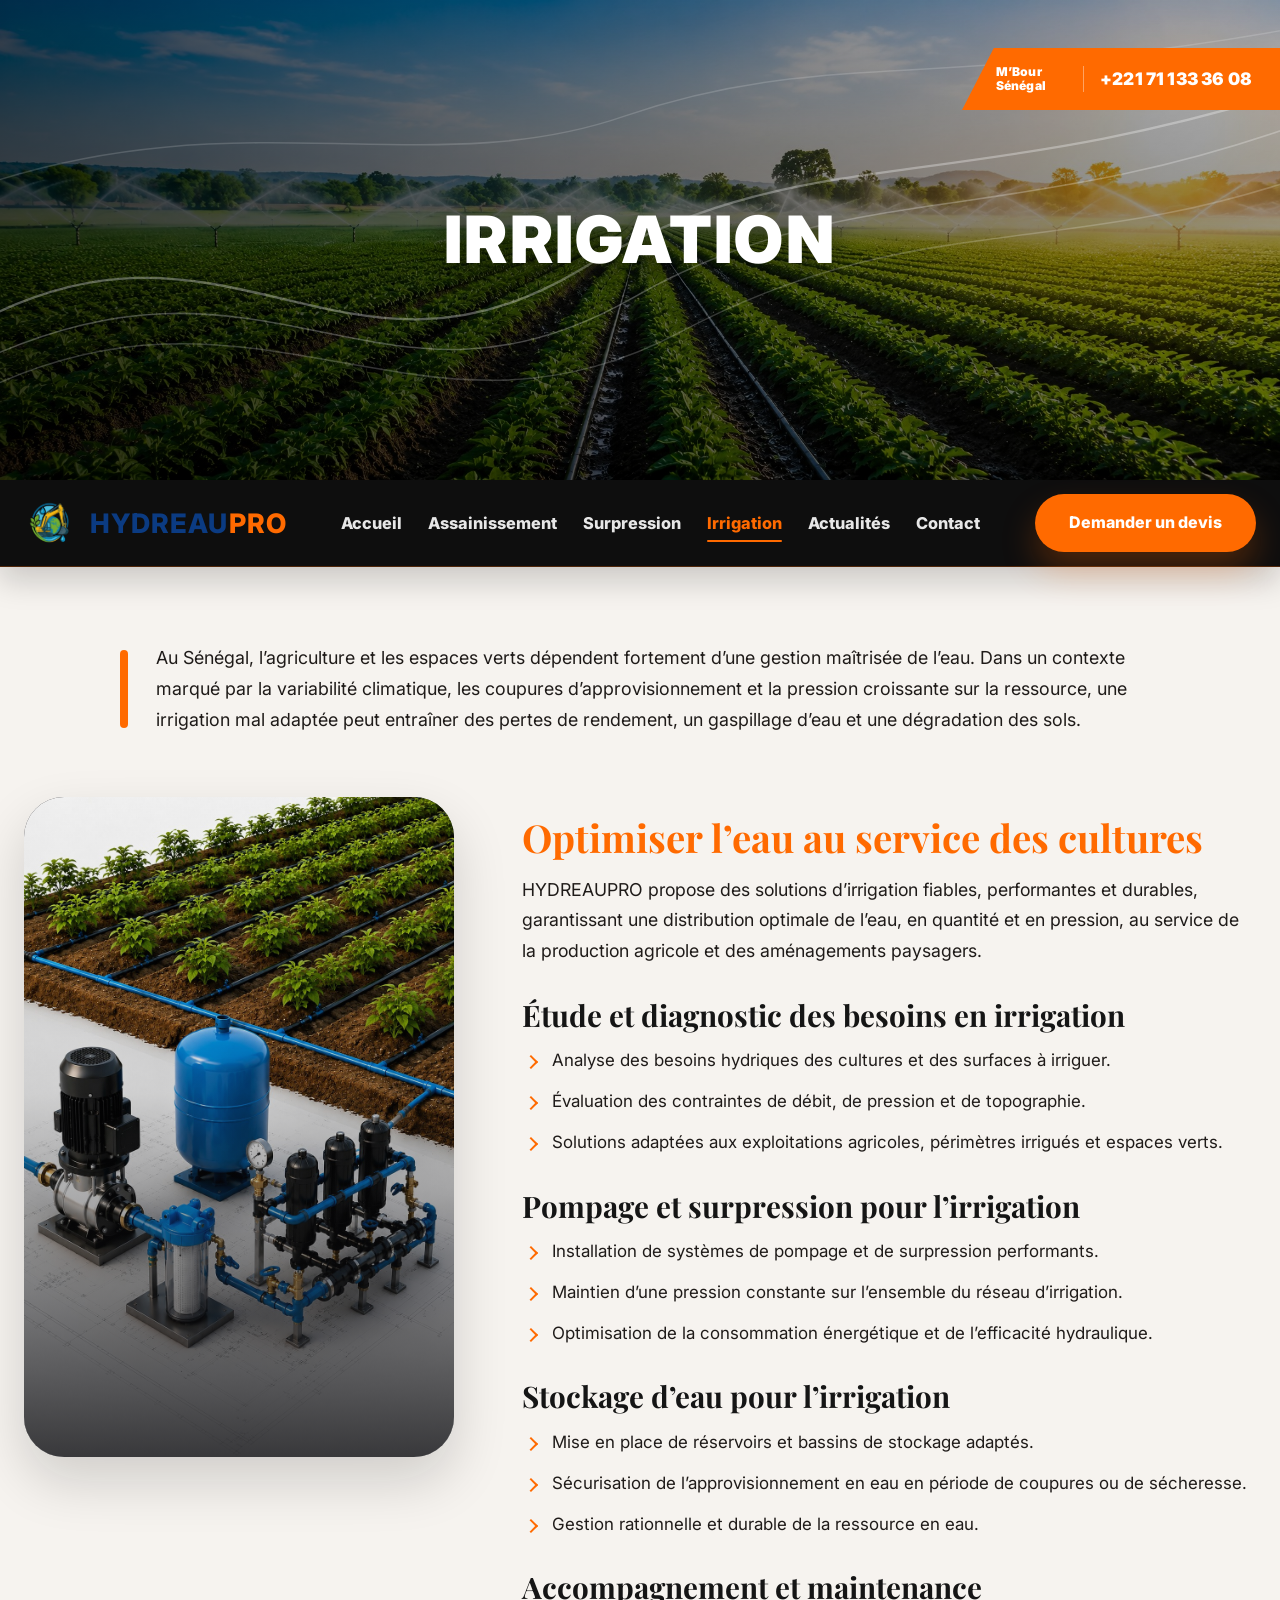
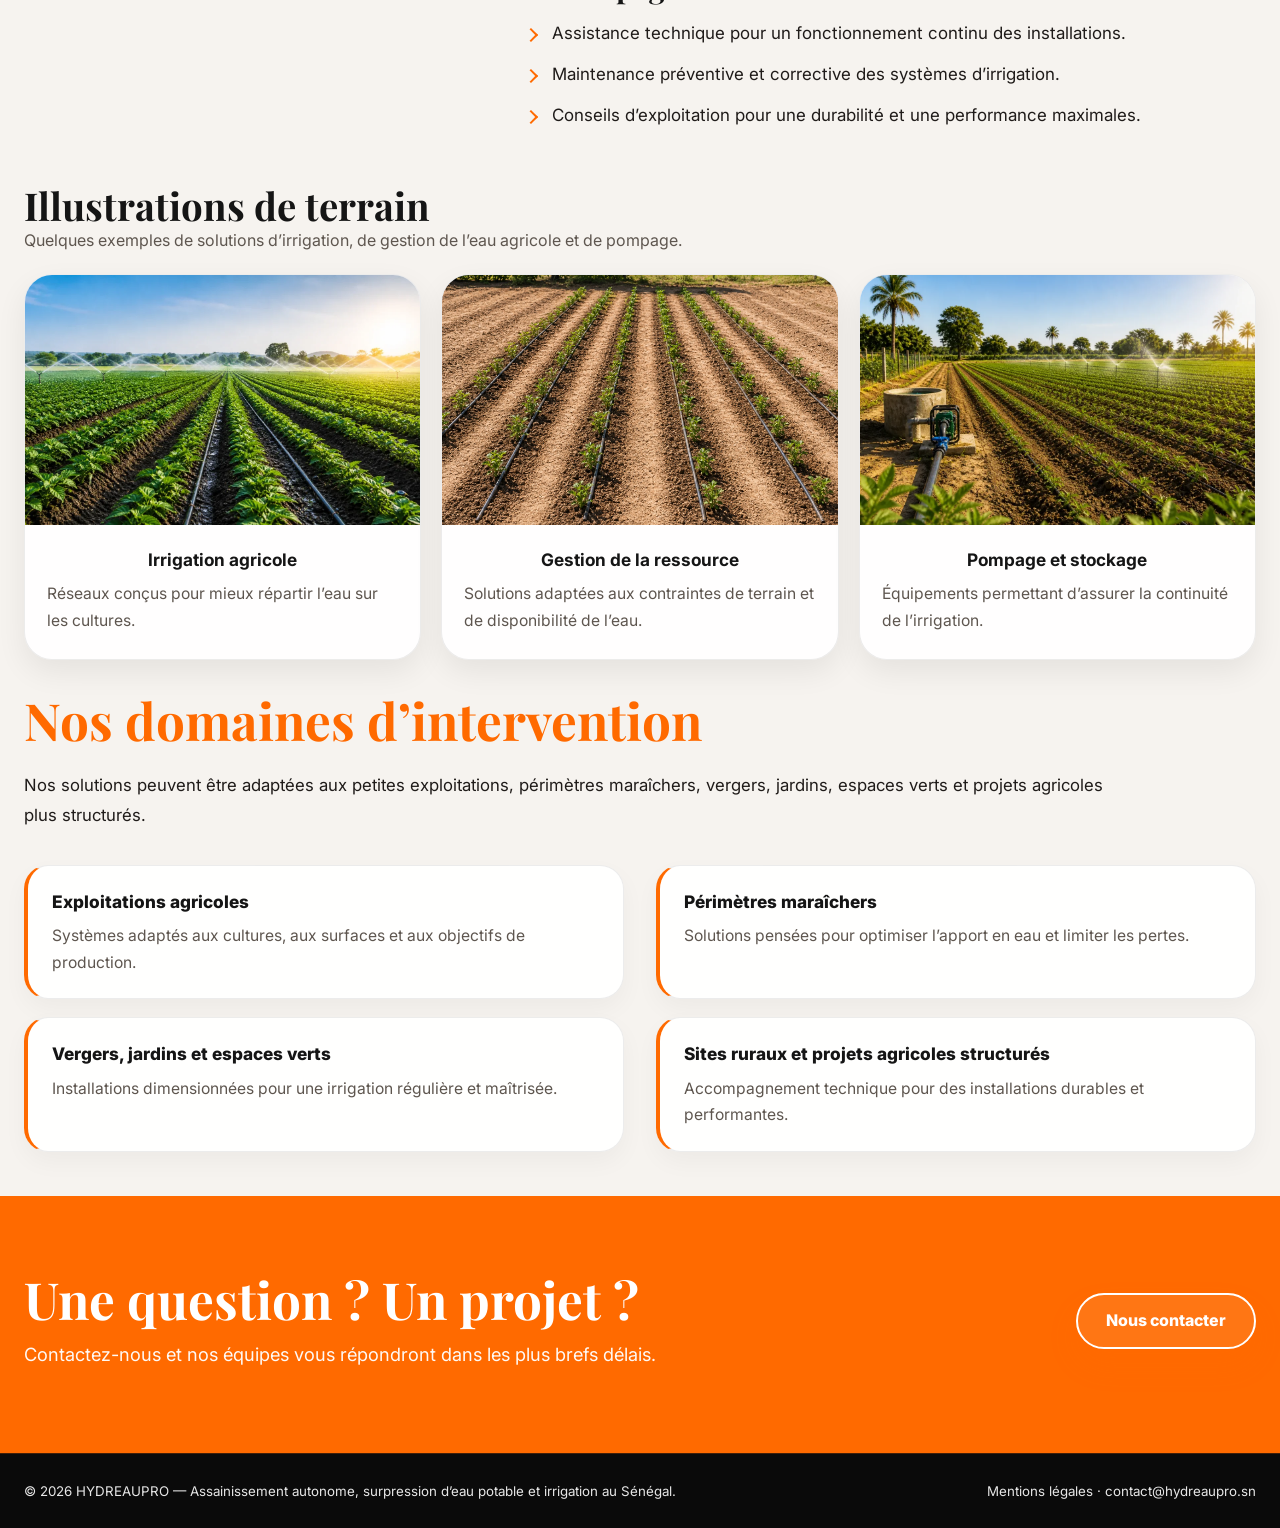
<file: irrigation.html>
<!doctype html>
<html lang="fr">
<head>
  <meta charset="utf-8">
  <meta name="viewport" content="width=device-width, initial-scale=1">
  <title>Irrigation — HYDREAUPRO</title>
  <meta name="description" content="HYDREAUPRO accompagne les projets d’irrigation agricole, de pompage, de stockage et de gestion durable de l’eau au Sénégal.">
 <link rel="icon" href="images/favicon.ico" sizes="any">
<link rel="icon" type="image/png" href="images/favicon-hydreaupro.png">
<link rel="apple-touch-icon" href="images/apple-touch-icon.png">
  <link rel="preconnect" href="https://fonts.googleapis.com">
  <link rel="preconnect" href="https://fonts.gstatic.com" crossorigin>
  <link rel="stylesheet" href="style.css">
  <script defer src="main.js"></script>
</head>

<body class="prest-page service-page-irrigation">

  <header class="hero-banner hero-banner--css hero-banner--irrigation">
    <img class="hero-banner__bg" src="images/banniere-irrigation.webp" alt="Bannière irrigation HYDREAUPRO">

    <div class="hero-banner__overlay">
      <div class="hero-banner__content">
        <div class="hero-banner__contact" aria-label="Coordonnées HYDREAUPRO">
          <span class="hero-banner__place">
            <span>M’Bour</span>
            <span>Sénégal</span>
          </span>
          <span class="hero-banner__phone">+221 71 133 36 08</span>
        </div>

        <h1 class="hero-banner__title">Irrigation</h1>
      </div>
    </div>
  </header>

  <nav class="site-header" aria-label="Navigation principale">
    <div class="container nav-inner">
      <a href="index.html" class="brand">
        <img src="images/logo-hydreaupro.webp" alt="Logo HYDREAUPRO">
        <span class="brand-text">
          <span class="brand-text__blue">HYDREAU</span><span class="brand-text__orange">PRO</span>
        </span>
      </a>

      <button class="nav-toggle" type="button" aria-label="Ouvrir le menu" aria-expanded="false">☰</button>

      <ul class="nav-menu">
        <li><a href="index.html">Accueil</a></li>
        <li><a href="assainissement.html">Assainissement</a></li>
        <li><a href="surpression.html">Surpression</a></li>
        <li><a href="irrigation.html" class="active" aria-current="page">Irrigation</a></li>
        <li><a href="actualites.php">Actualités</a></li>
        <li><a href="contact.html">Contact</a></li>
      </ul>

      <a href="contact.html" class="btn-devis">Demander un devis</a>
    </div>
  </nav>

  <main>

    <section class="page-header">
      <div class="container">
        <div class="page-title">
          <div class="page-intro">
            <p>
              Au Sénégal, l’agriculture et les espaces verts dépendent fortement d’une gestion
              maîtrisée de l’eau. Dans un contexte marqué par la variabilité climatique,
              les coupures d’approvisionnement et la pression croissante sur la ressource,
              une irrigation mal adaptée peut entraîner des pertes de rendement, un gaspillage
              d’eau et une dégradation des sols.
            </p>
          </div>
        </div>
      </div>
    </section>

    <section class="content-section">
      <div class="container service-block">

        <aside class="service-media" aria-hidden="true">
          <figure class="service-media__photo">
            <img src="images/plan-vertical-irrigation.webp" alt="Système d’irrigation agricole">
          </figure>
          <div class="service-media__inner">
          </div>
        </aside>

        <div class="content-column">
          <h2 class="section-title">Optimiser l’eau au service des cultures</h2>

          <p class="section-text">
            HYDREAUPRO propose des solutions d’irrigation fiables, performantes et durables,
            garantissant une distribution optimale de l’eau, en quantité et en pression,
            au service de la production agricole et des aménagements paysagers.
          </p>

          <h3 class="subheading">Étude et diagnostic des besoins en irrigation</h3>
          <ul class="arrow-list">
            <li>Analyse des besoins hydriques des cultures et des surfaces à irriguer.</li>
            <li>Évaluation des contraintes de débit, de pression et de topographie.</li>
            <li>Solutions adaptées aux exploitations agricoles, périmètres irrigués et espaces verts.</li>
          </ul>

          <h3 class="subheading">Pompage et surpression pour l’irrigation</h3>
          <ul class="arrow-list">
            <li>Installation de systèmes de pompage et de surpression performants.</li>
            <li>Maintien d’une pression constante sur l’ensemble du réseau d’irrigation.</li>
            <li>Optimisation de la consommation énergétique et de l’efficacité hydraulique.</li>
          </ul>

          <h3 class="subheading">Stockage d’eau pour l’irrigation</h3>
          <ul class="arrow-list">
            <li>Mise en place de réservoirs et bassins de stockage adaptés.</li>
            <li>Sécurisation de l’approvisionnement en eau en période de coupures ou de sécheresse.</li>
            <li>Gestion rationnelle et durable de la ressource en eau.</li>
          </ul>

          <h3 class="subheading">Accompagnement et maintenance</h3>
          <ul class="arrow-list">
            <li>Assistance technique pour un fonctionnement continu des installations.</li>
            <li>Maintenance préventive et corrective des systèmes d’irrigation.</li>
            <li>Conseils d’exploitation pour une durabilité et une performance maximales.</li>
          </ul>
        </div>
      </div>
    </section>

        <section class="container photo-gallery">
      <div class="photo-gallery__head">
        <div>
          <h2>Illustrations de terrain</h2>
          <p>Quelques exemples de solutions d’irrigation, de gestion de l’eau agricole et de pompage.</p>
        </div>
      </div>

      <div class="photo-gallery__grid">
        <article class="photo-card">
          <img src="images/02-irrigation-aspersion-grand-champ.webp" alt="Système d’irrigation agricole" loading="lazy">
          <div class="photo-card__body">
            <strong>Irrigation agricole</strong>
            <p>Réseaux conçus pour mieux répartir l’eau sur les cultures.</p>
          </div>
        </article>

        <article class="photo-card">
          <img src="images/01-irrigation-goutte-a-goutte.webp" alt="Gestion de l’eau en milieu rural" loading="lazy">
          <div class="photo-card__body">
            <strong>Gestion de la ressource</strong>
            <p>Solutions adaptées aux contraintes de terrain et de disponibilité de l’eau.</p>
          </div>
        </article>

        <article class="photo-card">
          <img src="images/03-irrigation-pompage-champ.webp" alt="Infrastructure hydraulique agricole" loading="lazy">
          <div class="photo-card__body">
            <strong>Pompage et stockage</strong>
            <p>Équipements permettant d’assurer la continuité de l’irrigation.</p>
          </div>
        </article>
      </div>
    </section>

    <section class="intervention-section">
      <div class="container">
        <h2 class="intervention-title">Nos domaines d’intervention</h2>
        <p class="intervention-intro">
          Nos solutions peuvent être adaptées aux petites exploitations, périmètres maraîchers,
          vergers, jardins, espaces verts et projets agricoles plus structurés.
        </p>

        <div class="intervention-grid">
          <article class="intervention-card">
            <h3>Exploitations agricoles</h3>
            <p>Systèmes adaptés aux cultures, aux surfaces et aux objectifs de production.</p>
          </article>

          <article class="intervention-card">
            <h3>Périmètres maraîchers</h3>
            <p>Solutions pensées pour optimiser l’apport en eau et limiter les pertes.</p>
          </article>

          <article class="intervention-card">
            <h3>Vergers, jardins et espaces verts</h3>
            <p>Installations dimensionnées pour une irrigation régulière et maîtrisée.</p>
          </article>

          <article class="intervention-card">
            <h3>Sites ruraux et projets agricoles structurés</h3>
            <p>Accompagnement technique pour des installations durables et performantes.</p>
          </article>
        </div>
      </div>
    </section>


    <section class="cta-band cta-band--split">
      <div class="container cta-band__inner">
        <div class="cta-band__text">
          <h2>Une question ? Un projet ?</h2>
          <p>Contactez-nous et nos équipes vous répondront dans les plus brefs délais.</p>
        </div>
        <div class="btn-row">
          <a href="contact.html" class="btn-cta">Nous contacter</a>
        </div>
      </div>
    </section>

  </main>

<footer class="site-footer">
    <div class="container site-footer__inner">
      <small>© 2026 HYDREAUPRO — Assainissement autonome, surpression d’eau potable et irrigation au Sénégal.</small>
      <small><a href="mentions-legales.html">Mentions légales</a> · <a href="mailto:contact@hydreaupro.sn">contact@hydreaupro.sn</a></small>
    </div>
  </footer>

</body>
</html>
</file>
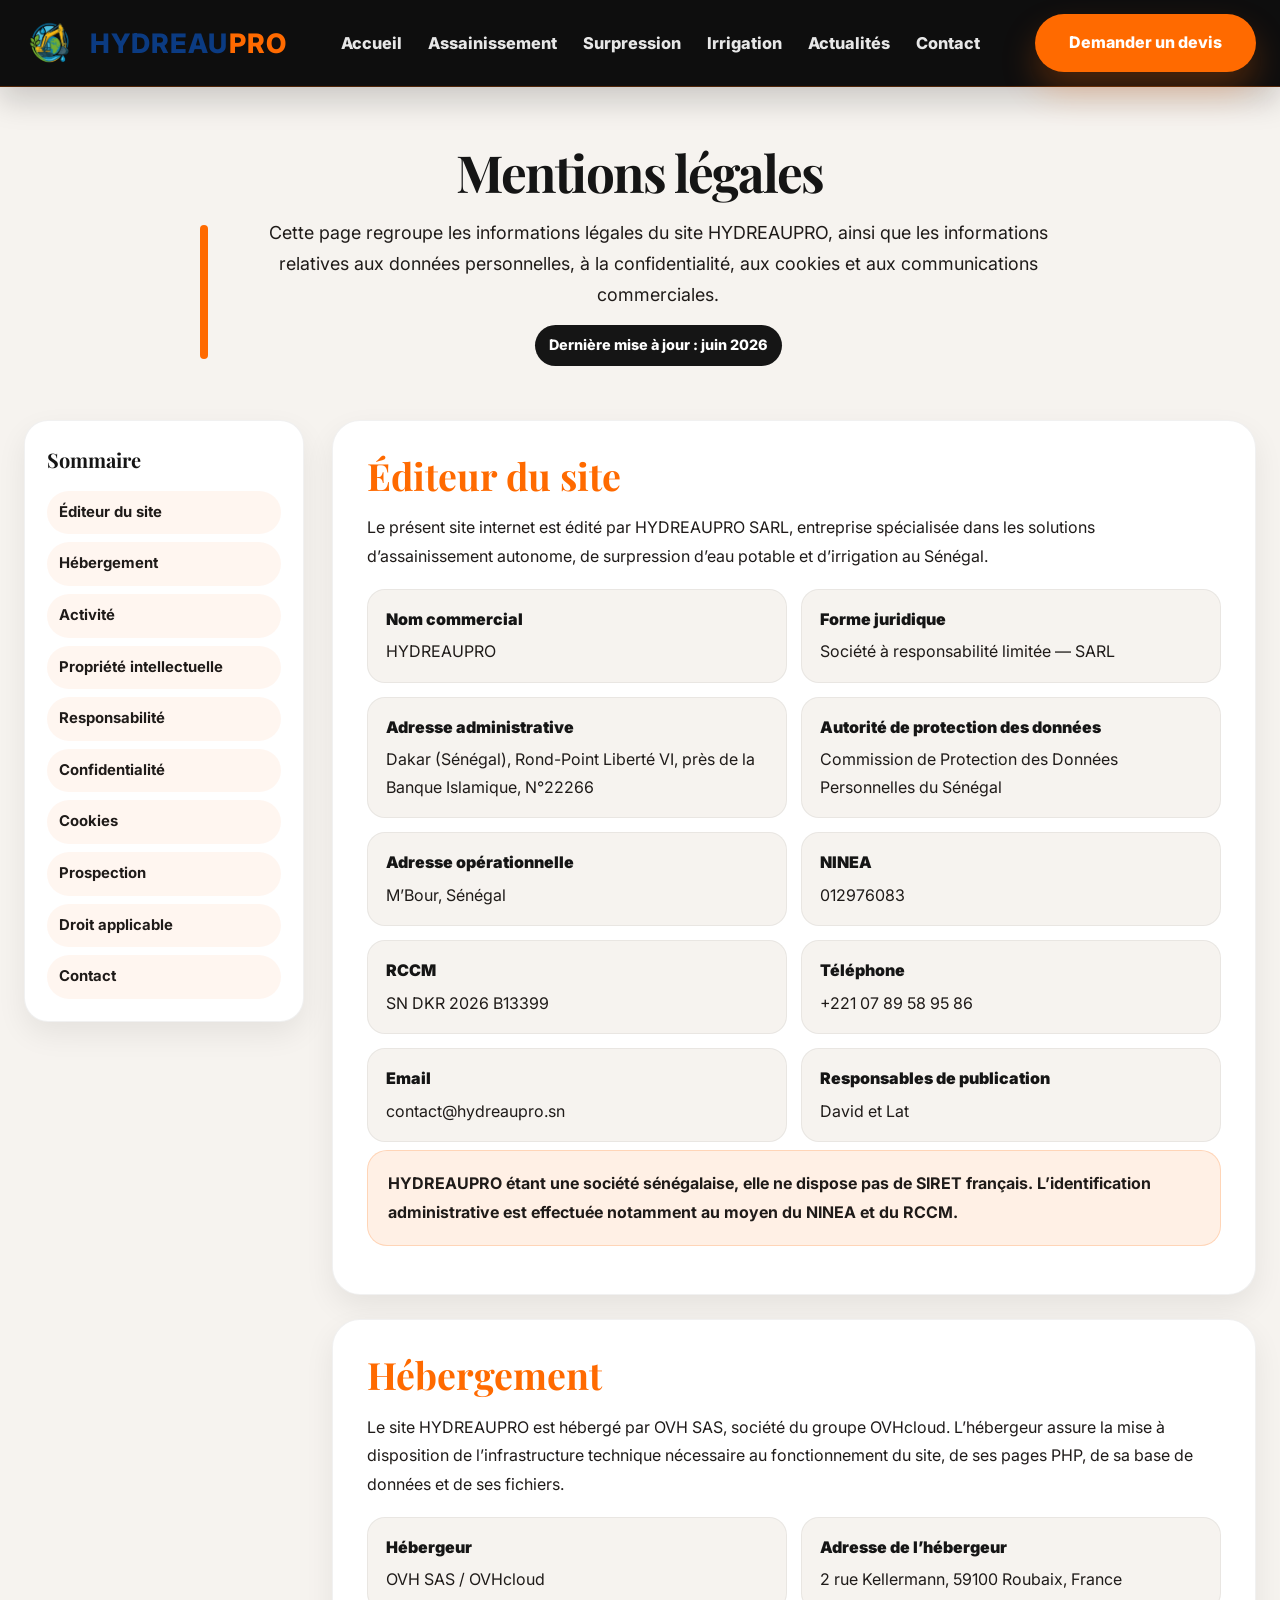
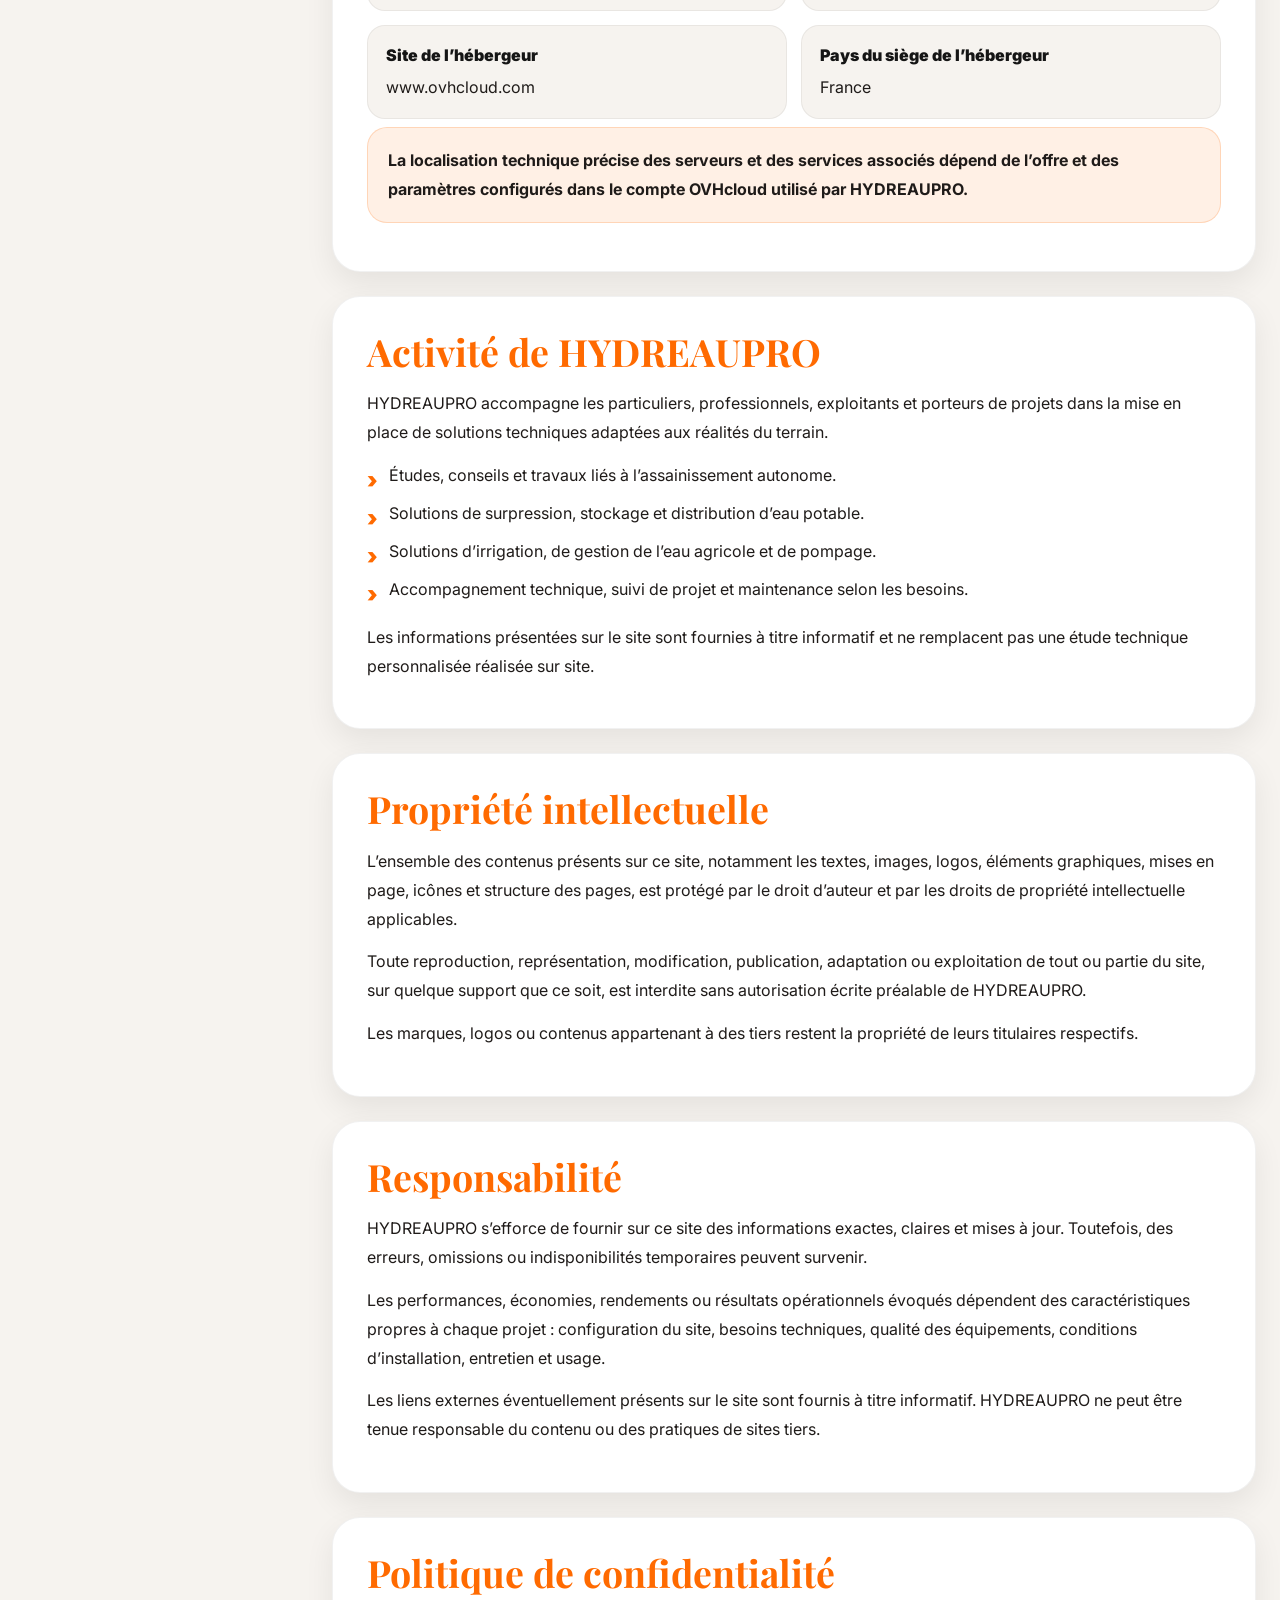
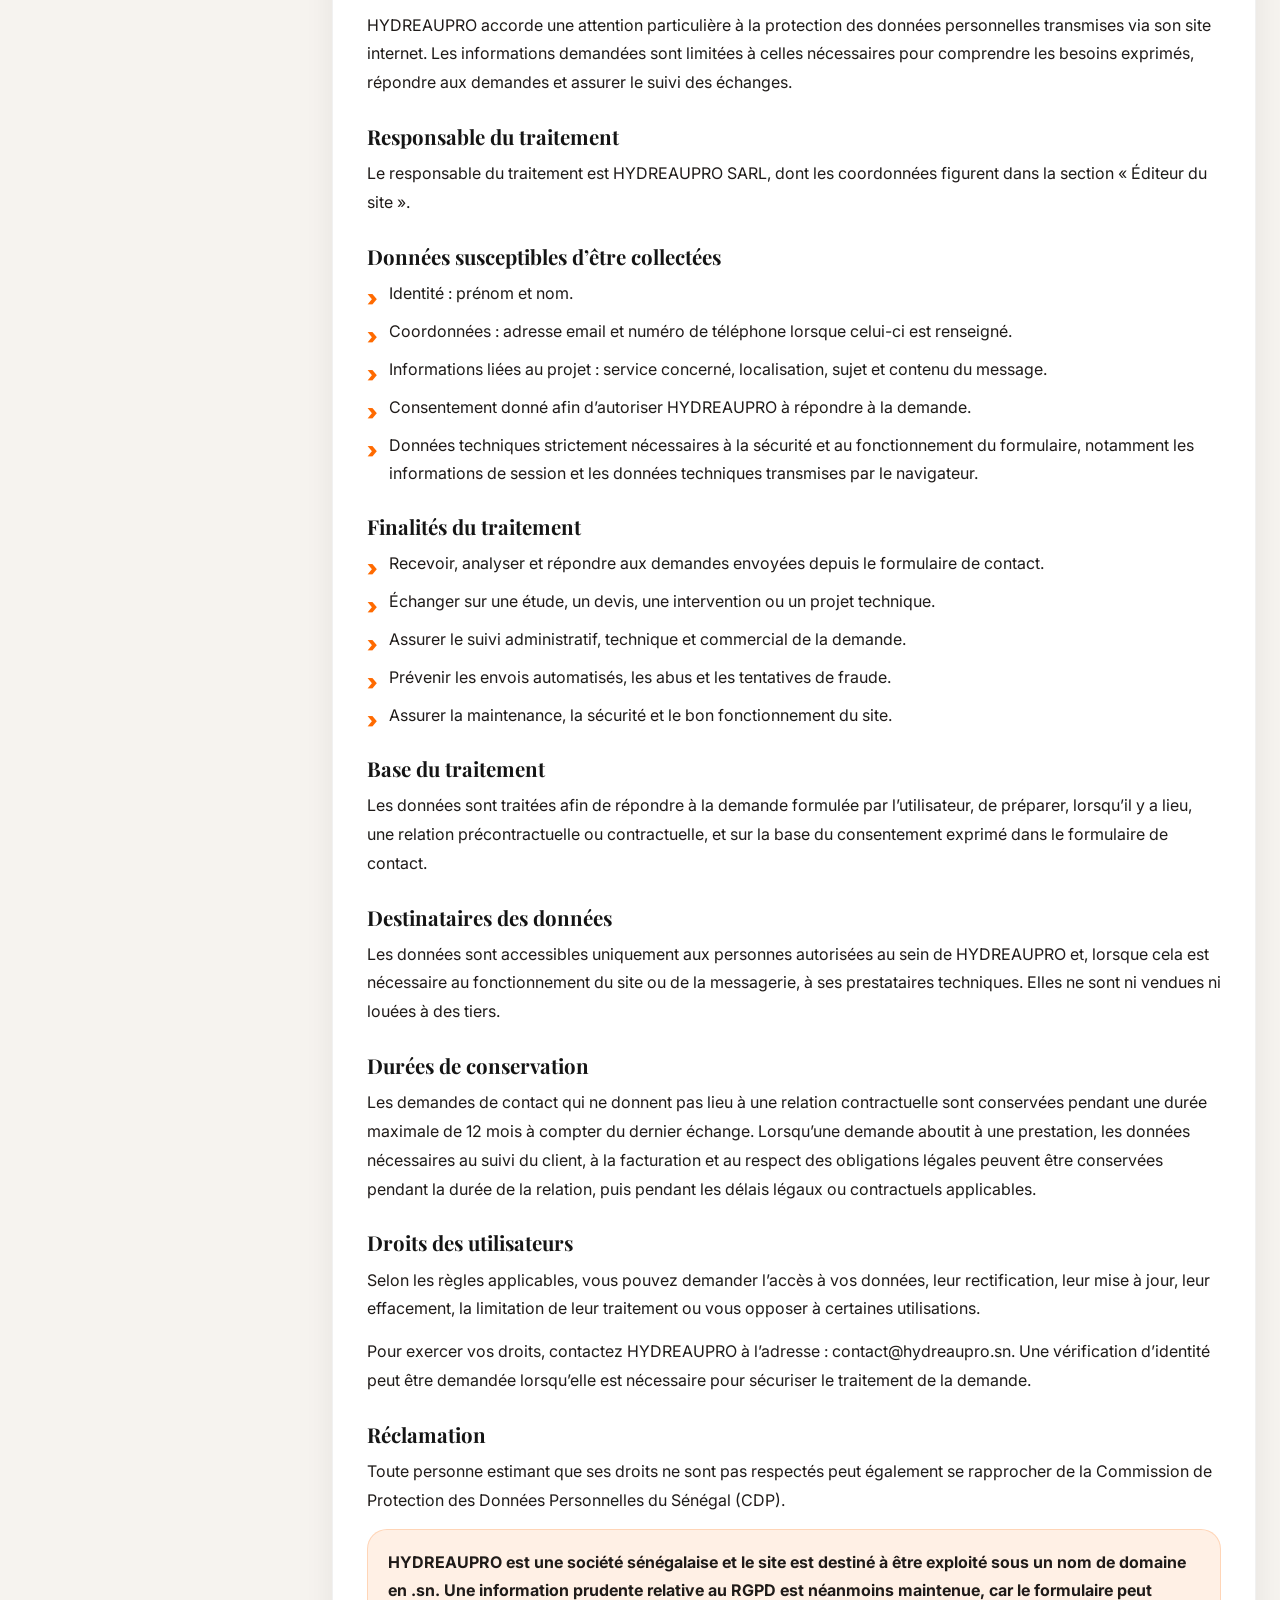
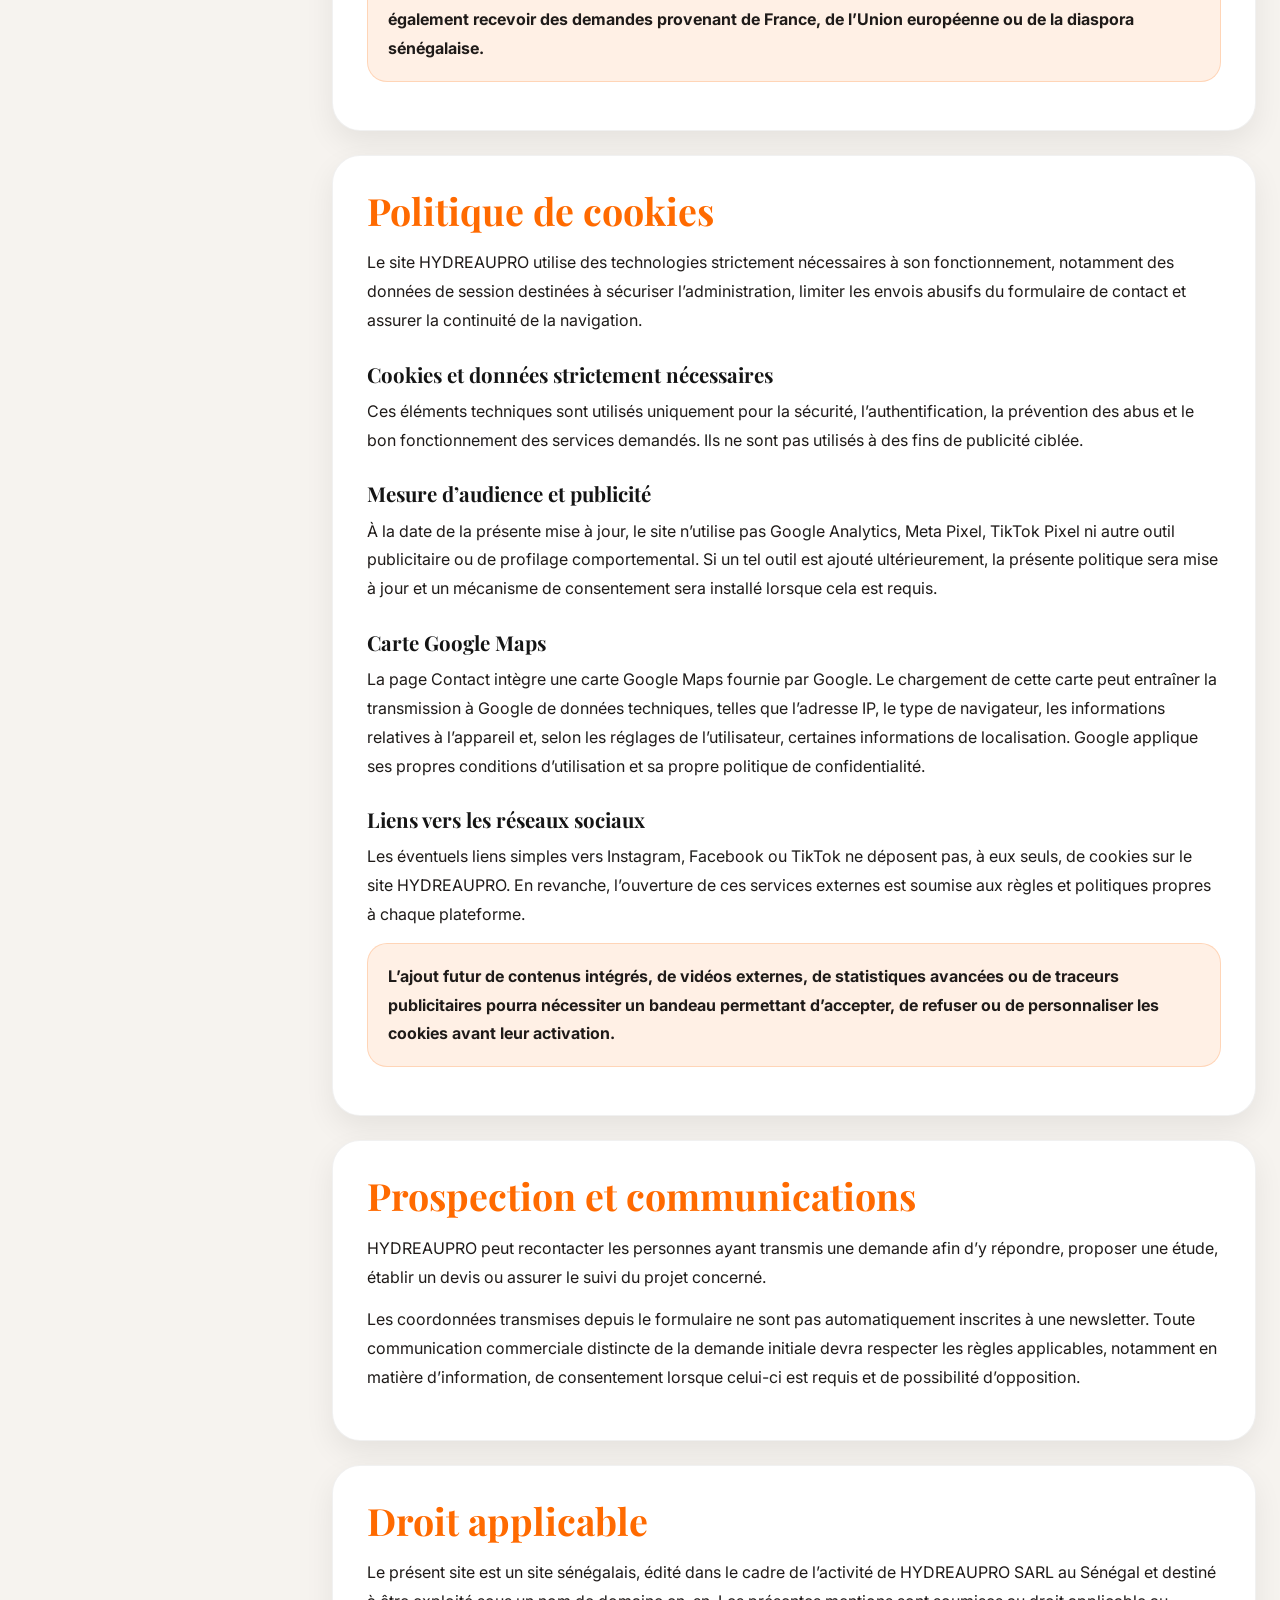
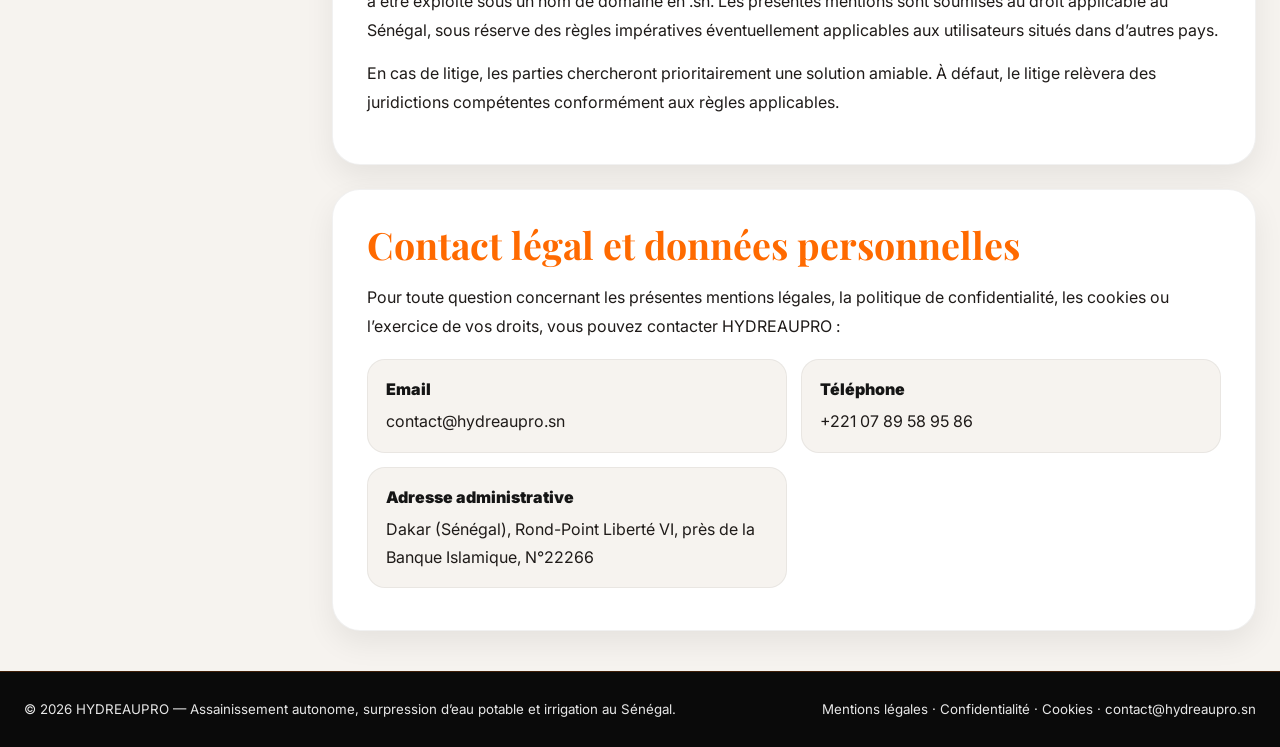
<file: mentions-legales.html>
<!doctype html>
<html lang="fr">
<head>
  <meta charset="utf-8">
  <meta name="viewport" content="width=device-width, initial-scale=1">
  <title>Mentions légales, confidentialité et cookies — HYDREAUPRO</title>
  <meta name="description" content="Mentions légales, politique de confidentialité et politique de cookies du site HYDREAUPRO.">
  <link rel="icon" href="images/favicon.ico" sizes="any">
<link rel="icon" type="image/png" href="images/favicon-hydreaupro.png">
<link rel="apple-touch-icon" href="images/apple-touch-icon.png">
  <link rel="preconnect" href="https://fonts.googleapis.com">
  <link rel="preconnect" href="https://fonts.gstatic.com" crossorigin>
  <link rel="stylesheet" href="style.css">
  <script defer src="main.js"></script>

  <style>
    .legal-page .page-header { padding-bottom: 28px; }
    .legal-page .page-title { max-width: 980px; margin: 0 auto; text-align: center; }
    .legal-page .page-title h1 { margin-bottom: 18px; }
    .legal-page .page-intro { max-width: 880px; margin: 0 auto; }

    .legal-wrapper { padding-top: 26px; }

    .legal-layout {
      display: grid;
      grid-template-columns: minmax(0, 280px) minmax(0, 1fr);
      gap: 28px;
      align-items: start;
    }

    .legal-summary {
      position: sticky;
      top: 110px;
      padding: 22px;
      border-radius: 24px;
      background: #fff;
      box-shadow: var(--shadow-soft);
      border: 1px solid rgba(18, 18, 18, 0.06);
    }

    .legal-summary h2 {
      margin: 0 0 14px;
      font-size: 1.25rem;
      color: var(--black-soft);
      font-family: var(--font-title);
    }

    .legal-summary nav { display: grid; gap: 8px; }

    .legal-summary a {
      display: block;
      padding: 9px 12px;
      border-radius: 999px;
      color: var(--text);
      background: rgba(255, 106, 0, 0.06);
      font-weight: 700;
      font-size: 0.93rem;
      transition: background 0.2s ease, color 0.2s ease;
    }

    .legal-summary a:hover { color: #fff; background: var(--orange); }

    .legal-card {
      padding: 34px;
      border-radius: 28px;
      background: #fff;
      box-shadow: var(--shadow-soft);
      border: 1px solid rgba(18, 18, 18, 0.06);
    }

    .legal-card + .legal-card { margin-top: 24px; }

    .legal-card h2 {
      margin: 0 0 18px;
      color: var(--orange);
      font-family: var(--font-title);
      font-size: clamp(1.7rem, 3vw, 2.35rem);
      line-height: 1.08;
    }

    .legal-card h3 {
      margin: 28px 0 10px;
      color: var(--black-soft);
      font-family: var(--font-title);
      font-size: 1.28rem;
      line-height: 1.18;
    }

    .legal-card p {
      margin: 0 0 14px;
      color: var(--text);
      line-height: 1.8;
    }

    .legal-card ul {
      margin: 10px 0 20px;
      padding: 0;
      list-style: none;
      display: grid;
      gap: 10px;
    }

    .legal-card li {
      position: relative;
      padding-left: 22px;
      color: var(--text);
      line-height: 1.75;
    }

    .legal-card li::before {
      content: "›";
      position: absolute;
      left: 0;
      top: -1px;
      color: var(--orange);
      font-size: 1.45rem;
      font-weight: 900;
    }

    .legal-info-grid {
      display: grid;
      grid-template-columns: repeat(2, minmax(0, 1fr));
      gap: 14px;
      margin: 18px 0 8px;
    }

    .legal-info {
      padding: 16px 18px;
      border-radius: 18px;
      background: var(--bg);
      border: 1px solid rgba(18, 18, 18, 0.06);
    }

    .legal-info strong {
      display: block;
      margin-bottom: 5px;
      color: var(--black-soft);
      font-weight: 900;
    }

    .legal-info span,
    .legal-info a {
      color: var(--text);
      word-break: break-word;
    }

    .legal-note {
      padding: 18px 20px;
      margin: 22px 0 0;
      border-radius: 20px;
      background: rgba(255, 106, 0, 0.10);
      border: 1px solid rgba(255, 106, 0, 0.20);
      color: var(--black-soft);
      font-weight: 700;
    }

    .legal-update {
      display: inline-flex;
      margin-top: 14px;
      padding: 8px 14px;
      border-radius: 999px;
      background: var(--black-soft);
      color: #fff;
      font-size: 0.9rem;
      font-weight: 800;
    }

    @media (max-width: 980px) {
      .legal-layout { grid-template-columns: 1fr; }
      .legal-summary { position: static; }
      .legal-summary nav { grid-template-columns: repeat(2, minmax(0, 1fr)); }
    }

    @media (max-width: 640px) {
      .legal-card { padding: 24px 18px; }
      .legal-info-grid,
      .legal-summary nav { grid-template-columns: 1fr; }
    }
  </style>
</head>

<body class="prest-page legal-page">

  <nav class="site-header" aria-label="Navigation principale">
    <div class="container nav-inner">
      <a href="index.html" class="brand">
        <img src="images/logo-hydreaupro.webp" alt="Logo HYDREAUPRO">
        <span class="brand-text">
          <span class="brand-text__blue">HYDREAU</span><span class="brand-text__orange">PRO</span>
        </span>
      </a>

      <button class="nav-toggle" type="button" aria-label="Ouvrir le menu" aria-expanded="false">☰</button>

      <ul class="nav-menu">
        <li><a href="index.html">Accueil</a></li>
        <li><a href="assainissement.html">Assainissement</a></li>
        <li><a href="surpression.html">Surpression</a></li>
        <li><a href="irrigation.html">Irrigation</a></li>
        <li><a href="actualites.php">Actualités</a></li>
        <li><a href="contact.html">Contact</a></li>
      </ul>

      <a href="contact.html" class="btn-devis">Demander un devis</a>
    </div>
  </nav>

  <main>
    <section class="page-header">
      <div class="container">
        <div class="page-title">
          <h1>Mentions légales</h1>
          <div class="page-intro">
            <p>
              Cette page regroupe les informations légales du site HYDREAUPRO, ainsi que les
              informations relatives aux données personnelles, à la confidentialité, aux cookies
              et aux communications commerciales.
            </p>
            <span class="legal-update">Dernière mise à jour : juin 2026</span>
          </div>
        </div>
      </div>
    </section>

    <section class="section legal-wrapper">
      <div class="container legal-layout">

        <aside class="legal-summary" aria-label="Sommaire de la page">
          <h2>Sommaire</h2>
          <nav>
            <a href="#editeur">Éditeur du site</a>
            <a href="#hebergement">Hébergement</a>
            <a href="#activite">Activité</a>
            <a href="#propriete">Propriété intellectuelle</a>
            <a href="#responsabilite">Responsabilité</a>
            <a href="#confidentialite">Confidentialité</a>
            <a href="#cookies">Cookies</a>
            <a href="#prospection">Prospection</a>
            <a href="#droit">Droit applicable</a>
            <a href="#contact-legal">Contact</a>
          </nav>
        </aside>

        <div class="legal-content">

          <section class="legal-card" id="editeur">
            <h2>Éditeur du site</h2>
            <p>
              Le présent site internet est édité par HYDREAUPRO SARL, entreprise spécialisée dans les
              solutions d’assainissement autonome, de surpression d’eau potable et d’irrigation au Sénégal.
            </p>

            <div class="legal-info-grid">
              <div class="legal-info">
                <strong>Nom commercial</strong>
                <span>HYDREAUPRO</span>
              </div>
              <div class="legal-info">
                <strong>Forme juridique</strong>
                <span>Société à responsabilité limitée — SARL</span>
              </div>
              <div class="legal-info">
                <strong>Adresse administrative</strong>
                <span>Dakar (Sénégal), Rond-Point Liberté VI, près de la Banque Islamique, N°22266</span>
              </div>
              <div class="legal-info">
                <strong>Autorité de protection des données</strong>
                <a href="https://www.cdp.sn/" target="_blank" rel="noopener noreferrer">Commission de Protection des Données Personnelles du Sénégal</a>
              </div>
              <div class="legal-info">
                <strong>Adresse opérationnelle</strong>
                <span>M’Bour, Sénégal</span>
              </div>
              <div class="legal-info">
                <strong>NINEA</strong>
                <span>012976083</span>
              </div>
              <div class="legal-info">
                <strong>RCCM</strong>
                <span>SN DKR 2026 B13399</span>
              </div>
              <div class="legal-info">
                <strong>Téléphone</strong>
                <a href="tel:+2210789589586">+221 07 89 58 95 86</a>
              </div>
              <div class="legal-info">
                <strong>Email</strong>
                <a href="mailto:contact@hydreaupro.sn">contact@hydreaupro.sn</a>
              </div>
              <div class="legal-info">
                <strong>Responsables de publication</strong>
                <span>David et Lat</span>
              </div>
            </div>

            <p class="legal-note">
              HYDREAUPRO étant une société sénégalaise, elle ne dispose pas de SIRET français.
              L’identification administrative est effectuée notamment au moyen du NINEA et du RCCM.
            </p>
          </section>

          <section class="legal-card" id="hebergement">
            <h2>Hébergement</h2>
            <p>
              Le site HYDREAUPRO est hébergé par OVH SAS, société du groupe OVHcloud.
              L’hébergeur assure la mise à disposition de l’infrastructure technique nécessaire
              au fonctionnement du site, de ses pages PHP, de sa base de données et de ses fichiers.
            </p>

            <div class="legal-info-grid">
              <div class="legal-info">
                <strong>Hébergeur</strong>
                <span>OVH SAS / OVHcloud</span>
              </div>
              <div class="legal-info">
                <strong>Adresse de l’hébergeur</strong>
                <span>2 rue Kellermann, 59100 Roubaix, France</span>
              </div>
              <div class="legal-info">
                <strong>Site de l’hébergeur</strong>
                <a href="https://www.ovhcloud.com/" target="_blank" rel="noopener noreferrer">www.ovhcloud.com</a>
              </div>
              <div class="legal-info">
                <strong>Pays du siège de l’hébergeur</strong>
                <span>France</span>
              </div>
            </div>

            <p class="legal-note">
              La localisation technique précise des serveurs et des services associés dépend
              de l’offre et des paramètres configurés dans le compte OVHcloud utilisé par HYDREAUPRO.
            </p>
          </section>

          <section class="legal-card" id="activite">
            <h2>Activité de HYDREAUPRO</h2>
            <p>
              HYDREAUPRO accompagne les particuliers, professionnels, exploitants et porteurs de projets
              dans la mise en place de solutions techniques adaptées aux réalités du terrain.
            </p>
            <ul>
              <li>Études, conseils et travaux liés à l’assainissement autonome.</li>
              <li>Solutions de surpression, stockage et distribution d’eau potable.</li>
              <li>Solutions d’irrigation, de gestion de l’eau agricole et de pompage.</li>
              <li>Accompagnement technique, suivi de projet et maintenance selon les besoins.</li>
            </ul>
            <p>
              Les informations présentées sur le site sont fournies à titre informatif et ne remplacent
              pas une étude technique personnalisée réalisée sur site.
            </p>
          </section>

          <section class="legal-card" id="propriete">
            <h2>Propriété intellectuelle</h2>
            <p>
              L’ensemble des contenus présents sur ce site, notamment les textes, images, logos,
              éléments graphiques, mises en page, icônes et structure des pages, est protégé par le
              droit d’auteur et par les droits de propriété intellectuelle applicables.
            </p>
            <p>
              Toute reproduction, représentation, modification, publication, adaptation ou exploitation
              de tout ou partie du site, sur quelque support que ce soit, est interdite sans autorisation
              écrite préalable de HYDREAUPRO.
            </p>
            <p>
              Les marques, logos ou contenus appartenant à des tiers restent la propriété de leurs
              titulaires respectifs.
            </p>
          </section>

          <section class="legal-card" id="responsabilite">
            <h2>Responsabilité</h2>
            <p>
              HYDREAUPRO s’efforce de fournir sur ce site des informations exactes, claires et mises à jour.
              Toutefois, des erreurs, omissions ou indisponibilités temporaires peuvent survenir.
            </p>
            <p>
              Les performances, économies, rendements ou résultats opérationnels évoqués dépendent des
              caractéristiques propres à chaque projet : configuration du site, besoins techniques,
              qualité des équipements, conditions d’installation, entretien et usage.
            </p>
            <p>
              Les liens externes éventuellement présents sur le site sont fournis à titre informatif.
              HYDREAUPRO ne peut être tenue responsable du contenu ou des pratiques de sites tiers.
            </p>
          </section>

          <section class="legal-card" id="confidentialite">
            <h2>Politique de confidentialité</h2>
            <p>
              HYDREAUPRO accorde une attention particulière à la protection des données personnelles
              transmises via son site internet. Les informations demandées sont limitées à celles
              nécessaires pour comprendre les besoins exprimés, répondre aux demandes et assurer
              le suivi des échanges.
            </p>

            <h3>Responsable du traitement</h3>
            <p>
              Le responsable du traitement est HYDREAUPRO SARL, dont les coordonnées figurent
              dans la section « Éditeur du site ».
            </p>

            <h3>Données susceptibles d’être collectées</h3>
            <ul>
              <li>Identité : prénom et nom.</li>
              <li>Coordonnées : adresse email et numéro de téléphone lorsque celui-ci est renseigné.</li>
              <li>Informations liées au projet : service concerné, localisation, sujet et contenu du message.</li>
              <li>Consentement donné afin d’autoriser HYDREAUPRO à répondre à la demande.</li>
              <li>Données techniques strictement nécessaires à la sécurité et au fonctionnement du formulaire, notamment les informations de session et les données techniques transmises par le navigateur.</li>
            </ul>

            <h3>Finalités du traitement</h3>
            <ul>
              <li>Recevoir, analyser et répondre aux demandes envoyées depuis le formulaire de contact.</li>
              <li>Échanger sur une étude, un devis, une intervention ou un projet technique.</li>
              <li>Assurer le suivi administratif, technique et commercial de la demande.</li>
              <li>Prévenir les envois automatisés, les abus et les tentatives de fraude.</li>
              <li>Assurer la maintenance, la sécurité et le bon fonctionnement du site.</li>
            </ul>

            <h3>Base du traitement</h3>
            <p>
              Les données sont traitées afin de répondre à la demande formulée par l’utilisateur,
              de préparer, lorsqu’il y a lieu, une relation précontractuelle ou contractuelle,
              et sur la base du consentement exprimé dans le formulaire de contact.
            </p>

            <h3>Destinataires des données</h3>
            <p>
              Les données sont accessibles uniquement aux personnes autorisées au sein de HYDREAUPRO
              et, lorsque cela est nécessaire au fonctionnement du site ou de la messagerie,
              à ses prestataires techniques. Elles ne sont ni vendues ni louées à des tiers.
            </p>

            <h3>Durées de conservation</h3>
            <p>
              Les demandes de contact qui ne donnent pas lieu à une relation contractuelle sont
              conservées pendant une durée maximale de 12 mois à compter du dernier échange.
              Lorsqu’une demande aboutit à une prestation, les données nécessaires au suivi du client,
              à la facturation et au respect des obligations légales peuvent être conservées pendant
              la durée de la relation, puis pendant les délais légaux ou contractuels applicables.
            </p>

            <h3>Droits des utilisateurs</h3>
            <p>
              Selon les règles applicables, vous pouvez demander l’accès à vos données, leur rectification,
              leur mise à jour, leur effacement, la limitation de leur traitement ou vous opposer
              à certaines utilisations.
            </p>
            <p>
              Pour exercer vos droits, contactez HYDREAUPRO à l’adresse :
              <a href="mailto:contact@hydreaupro.sn">contact@hydreaupro.sn</a>.
              Une vérification d’identité peut être demandée lorsqu’elle est nécessaire pour sécuriser
              le traitement de la demande.
            </p>

            <h3>Réclamation</h3>
            <p>
              Toute personne estimant que ses droits ne sont pas respectés peut également se rapprocher
              de la Commission de Protection des Données Personnelles du Sénégal (CDP).
            </p>

            <p class="legal-note">
              HYDREAUPRO est une société sénégalaise et le site est destiné à être exploité sous un nom
              de domaine en .sn. Une information prudente relative au RGPD est néanmoins maintenue,
              car le formulaire peut également recevoir des demandes provenant de France,
              de l’Union européenne ou de la diaspora sénégalaise.
            </p>
          </section>

          <section class="legal-card" id="cookies">
            <h2>Politique de cookies</h2>
            <p>
              Le site HYDREAUPRO utilise des technologies strictement nécessaires à son fonctionnement,
              notamment des données de session destinées à sécuriser l’administration, limiter les envois
              abusifs du formulaire de contact et assurer la continuité de la navigation.
            </p>

            <h3>Cookies et données strictement nécessaires</h3>
            <p>
              Ces éléments techniques sont utilisés uniquement pour la sécurité, l’authentification,
              la prévention des abus et le bon fonctionnement des services demandés. Ils ne sont pas
              utilisés à des fins de publicité ciblée.
            </p>

            <h3>Mesure d’audience et publicité</h3>
            <p>
              À la date de la présente mise à jour, le site n’utilise pas Google Analytics,
              Meta Pixel, TikTok Pixel ni autre outil publicitaire ou de profilage comportemental.
              Si un tel outil est ajouté ultérieurement, la présente politique sera mise à jour
              et un mécanisme de consentement sera installé lorsque cela est requis.
            </p>

            <h3>Carte Google Maps</h3>
            <p>
              La page Contact intègre une carte Google Maps fournie par Google.
              Le chargement de cette carte peut entraîner la transmission à Google de données techniques,
              telles que l’adresse IP, le type de navigateur, les informations relatives à l’appareil
              et, selon les réglages de l’utilisateur, certaines informations de localisation.
              Google applique ses propres conditions d’utilisation et sa propre politique de confidentialité.
            </p>

            <h3>Liens vers les réseaux sociaux</h3>
            <p>
              Les éventuels liens simples vers Instagram, Facebook ou TikTok ne déposent pas,
              à eux seuls, de cookies sur le site HYDREAUPRO. En revanche, l’ouverture de ces services
              externes est soumise aux règles et politiques propres à chaque plateforme.
            </p>

            <p class="legal-note">
              L’ajout futur de contenus intégrés, de vidéos externes, de statistiques avancées
              ou de traceurs publicitaires pourra nécessiter un bandeau permettant d’accepter,
              de refuser ou de personnaliser les cookies avant leur activation.
            </p>
          </section>

          <section class="legal-card" id="prospection">
            <h2>Prospection et communications</h2>
            <p>
              HYDREAUPRO peut recontacter les personnes ayant transmis une demande afin d’y répondre,
              proposer une étude, établir un devis ou assurer le suivi du projet concerné.
            </p>
            <p>
              Les coordonnées transmises depuis le formulaire ne sont pas automatiquement inscrites
              à une newsletter. Toute communication commerciale distincte de la demande initiale
              devra respecter les règles applicables, notamment en matière d’information,
              de consentement lorsque celui-ci est requis et de possibilité d’opposition.
            </p>
          </section>

          <section class="legal-card" id="droit">
            <h2>Droit applicable</h2>
            <p>
              Le présent site est un site sénégalais, édité dans le cadre de l’activité de HYDREAUPRO SARL au Sénégal et destiné à être exploité sous un nom de domaine en .sn. Les présentes
              mentions sont soumises au droit applicable au Sénégal, sous réserve des règles impératives
              éventuellement applicables aux utilisateurs situés dans d’autres pays.
            </p>
            <p>
              En cas de litige, les parties chercheront prioritairement une solution amiable. À défaut,
              le litige relèvera des juridictions compétentes conformément aux règles applicables.
            </p>
          </section>

          <section class="legal-card" id="contact-legal">
            <h2>Contact légal et données personnelles</h2>
            <p>
              Pour toute question concernant les présentes mentions légales, la politique de confidentialité,
              les cookies ou l’exercice de vos droits, vous pouvez contacter HYDREAUPRO :
            </p>

            <div class="legal-info-grid">
              <div class="legal-info">
                <strong>Email</strong>
                <a href="mailto:contact@hydreaupro.sn">contact@hydreaupro.sn</a>
              </div>
              <div class="legal-info">
                <strong>Téléphone</strong>
                <a href="tel:+2210789589586">+221 07 89 58 95 86</a>
              </div>
              <div class="legal-info">
                <strong>Adresse administrative</strong>
                <span>Dakar (Sénégal), Rond-Point Liberté VI, près de la Banque Islamique, N°22266</span>
              </div>
            </div>
          </section>

        </div>
      </div>
    </section>
  </main>

  <footer class="site-footer">
    <div class="container site-footer__inner">
      <small>© 2026 HYDREAUPRO — Assainissement autonome, surpression d’eau potable et irrigation au Sénégal.</small>
      <small>
        <a href="mentions-legales.html">Mentions légales</a> ·
        <a href="mentions-legales.html#confidentialite">Confidentialité</a> ·
        <a href="mentions-legales.html#cookies">Cookies</a> ·
        <a href="mailto:contact@hydreaupro.sn">contact@hydreaupro.sn</a>
      </small>
    </div>
  </footer>
</body>
</html>
</file>
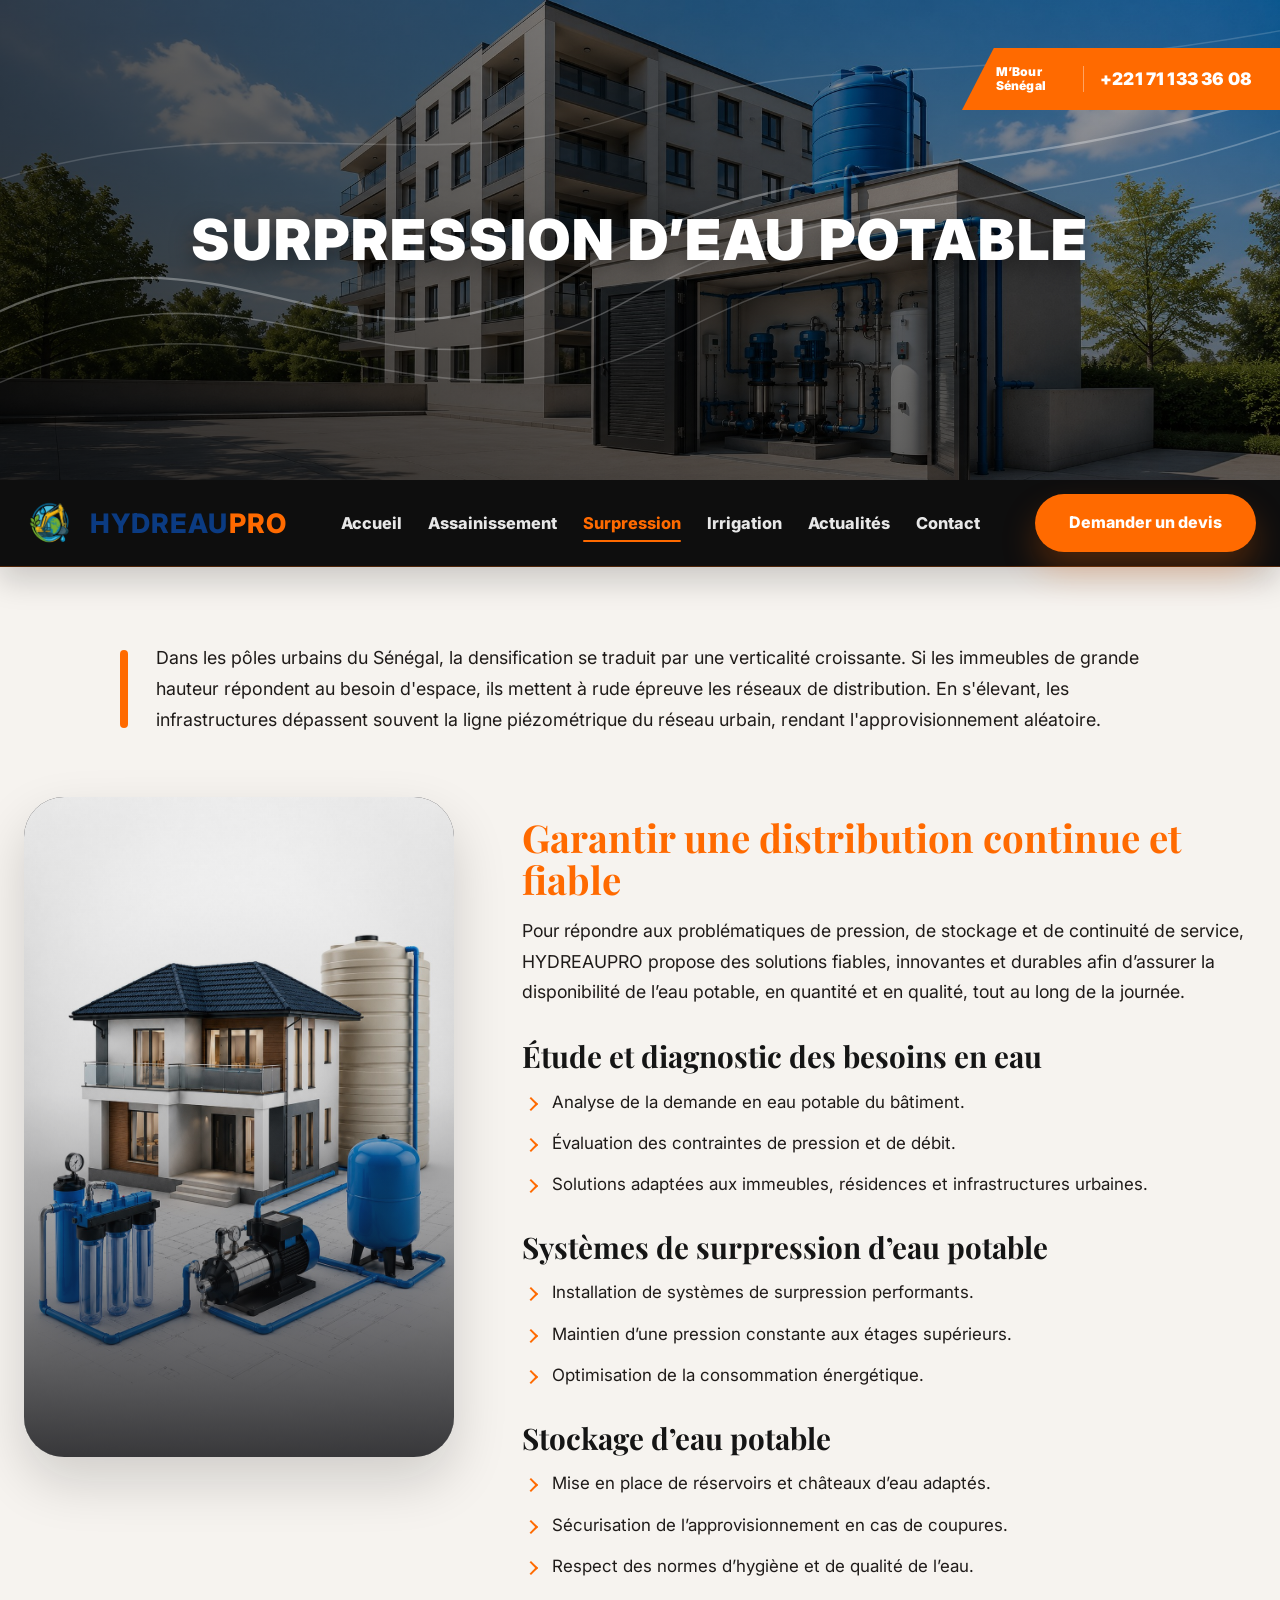
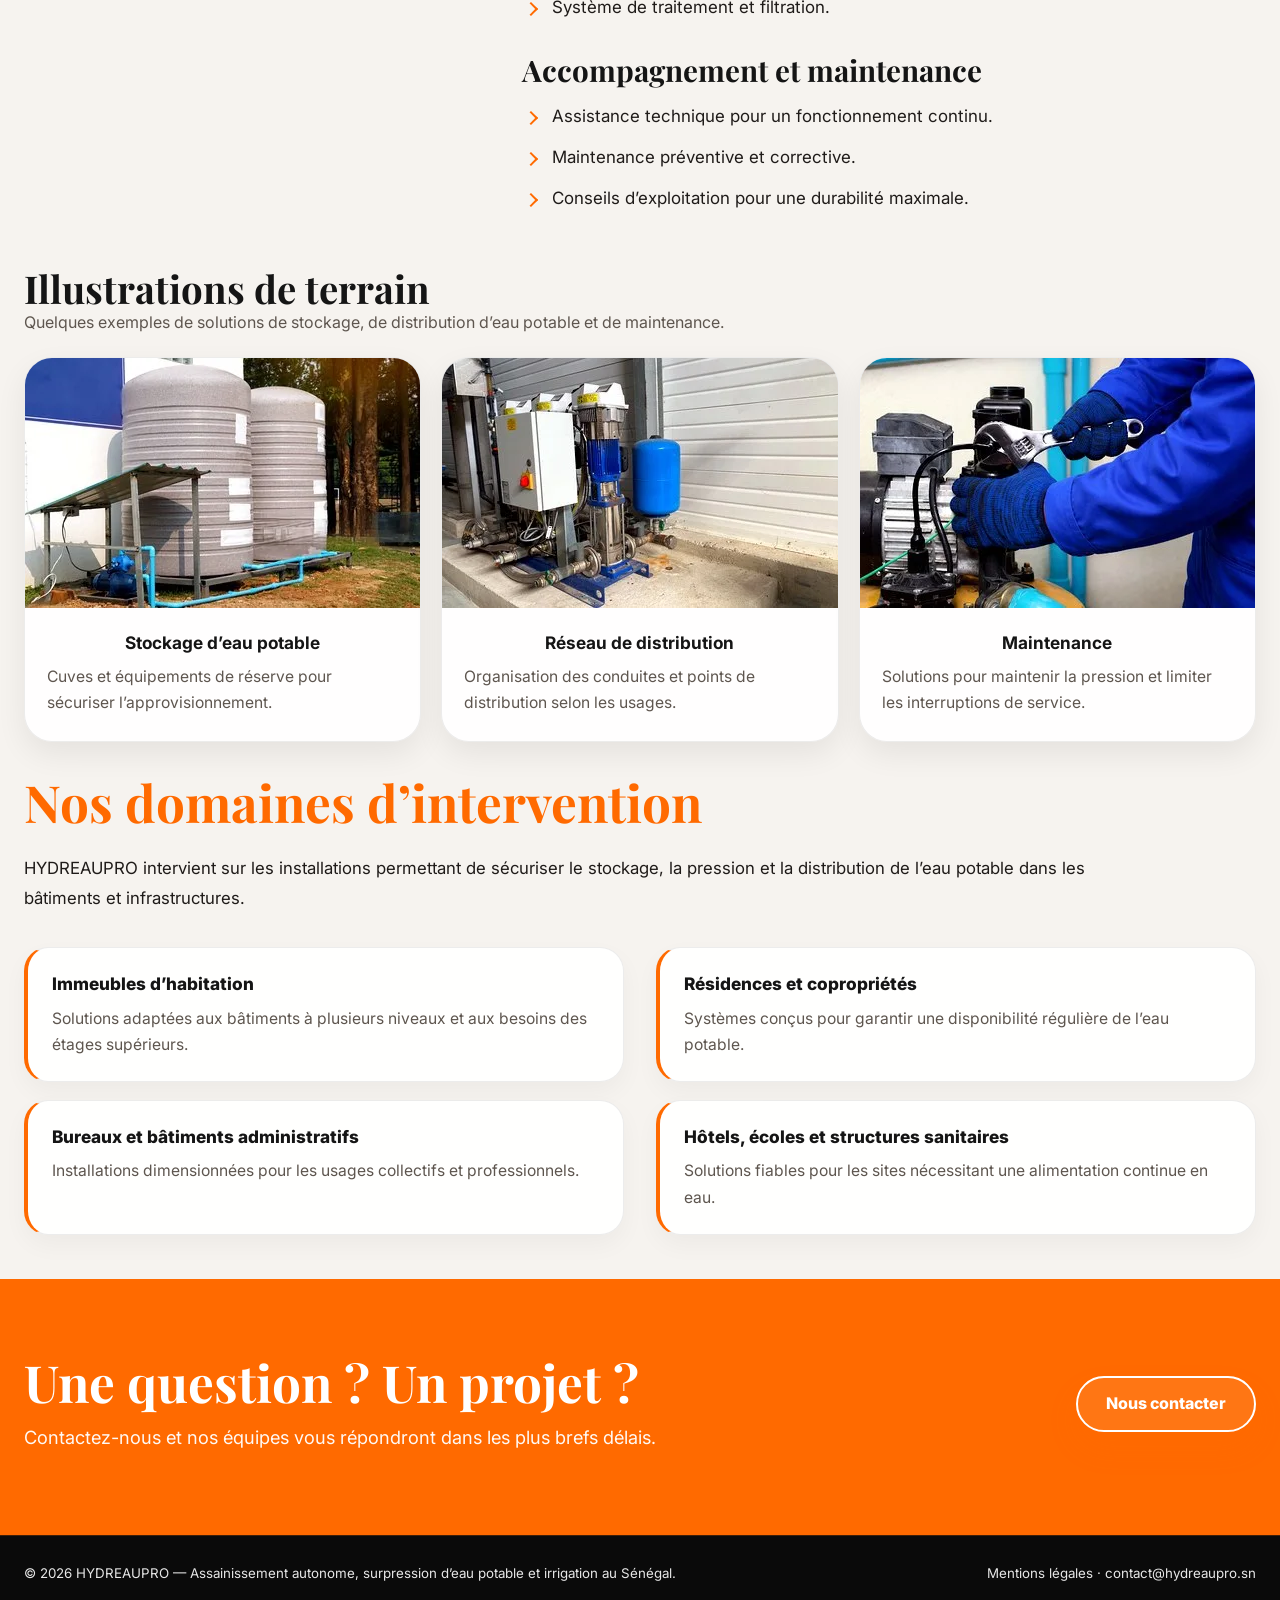
<file: surpression.html>
<!doctype html>
<html lang="fr">
<head>
  <meta charset="utf-8">
  <meta name="viewport" content="width=device-width, initial-scale=1">
  <title>Surpression d’eau potable — HYDREAUPRO</title>
  <meta name="description" content="HYDREAUPRO accompagne les projets de surpression d’eau potable, de stockage et de continuité d’approvisionnement au Sénégal.">
  <link rel="icon" href="images/favicon.ico" sizes="any">
<link rel="icon" type="image/png" href="images/favicon-hydreaupro.png">
<link rel="apple-touch-icon" href="images/apple-touch-icon.png">
  <link rel="preconnect" href="https://fonts.googleapis.com">
  <link rel="preconnect" href="https://fonts.gstatic.com" crossorigin>
  <link rel="stylesheet" href="style.css">
  <script defer src="main.js"></script>
</head>

<body class="prest-page service-page-surpression">

  <header class="hero-banner hero-banner--css hero-banner--surpression">
    <img class="hero-banner__bg" src="images/banniere-surpression-eau-potable.webp" alt="Bannière surpression d’eau potable HYDREAUPRO">

    <div class="hero-banner__overlay">
      <div class="hero-banner__content">
        <div class="hero-banner__contact" aria-label="Coordonnées HYDREAUPRO">
          <span class="hero-banner__place">
            <span>M’Bour</span>
            <span>Sénégal</span>
          </span>
          <span class="hero-banner__phone">+221 71 133 36 08</span>
        </div>

        <h1 class="hero-banner__title">Surpression d’eau potable</h1>
      </div>
    </div>
  </header>

  <nav class="site-header" aria-label="Navigation principale">
    <div class="container nav-inner">
      <a href="index.html" class="brand">
        <img src="images/logo-hydreaupro.webp" alt="Logo HYDREAUPRO">
        <span class="brand-text">
          <span class="brand-text__blue">HYDREAU</span><span class="brand-text__orange">PRO</span>
        </span>
      </a>

      <button class="nav-toggle" type="button" aria-label="Ouvrir le menu" aria-expanded="false">☰</button>

      <ul class="nav-menu">
        <li><a href="index.html">Accueil</a></li>
        <li><a href="assainissement.html">Assainissement</a></li>
        <li><a href="surpression.html" class="active" aria-current="page">Surpression</a></li>
        <li><a href="irrigation.html">Irrigation</a></li>
        <li><a href="actualites.php">Actualités</a></li>
        <li><a href="contact.html">Contact</a></li>
      </ul>

      <a href="contact.html" class="btn-devis">Demander un devis</a>
    </div>
  </nav>

  <main>

    <section class="page-header">
      <div class="container">
        <div class="page-title">


          <div class="page-intro">
          
            <p>
             Dans les pôles urbains du Sénégal, la densification se traduit par une verticalité croissante. Si les immeubles de grande hauteur répondent au besoin d'espace, ils mettent à rude épreuve les réseaux de distribution. En s'élevant, les infrastructures dépassent souvent la ligne piézométrique du réseau urbain, rendant l'approvisionnement aléatoire.
            </p>
          </div>
        </div>
      </div>
    </section>

    <section class="content-section">
      <div class="container service-block">

        <aside class="service-media" aria-hidden="true">
          <figure class="service-media__photo">
            <img src="images/photo-de-plan-5.webp" alt="Système de stockage et de distribution d’eau potable">
          </figure>
          <div class="service-media__inner">
          </div>
        </aside>

        <div class="content-column">
          <h2 class="section-title">Garantir une distribution continue et fiable</h2>

          <p class="section-text">
            Pour répondre aux problématiques de pression, de stockage et de continuité de service,
            HYDREAUPRO propose des solutions fiables, innovantes et durables afin d’assurer la
            disponibilité de l’eau potable, en quantité et en qualité, tout au long de la journée.
          </p>

          <h3 class="subheading">Étude et diagnostic des besoins en eau</h3>
          <ul class="arrow-list">
            <li>Analyse de la demande en eau potable du bâtiment.</li>
            <li>Évaluation des contraintes de pression et de débit.</li>
            <li>Solutions adaptées aux immeubles, résidences et infrastructures urbaines.</li>
          </ul>

          <h3 class="subheading">Systèmes de surpression d’eau potable</h3>
          <ul class="arrow-list">
            <li>Installation de systèmes de surpression performants.</li>
            <li>Maintien d’une pression constante aux étages supérieurs.</li>
            <li>Optimisation de la consommation énergétique.</li>
          </ul>

          <h3 class="subheading">Stockage d’eau potable</h3>
          <ul class="arrow-list">
            <li>Mise en place de réservoirs et châteaux d’eau adaptés.</li>
            <li>Sécurisation de l’approvisionnement en cas de coupures.</li>
            <li>Respect des normes d’hygiène et de qualité de l’eau.</li>
            <li>Système de traitement et filtration.</li>
          </ul>

          <h3 class="subheading">Accompagnement et maintenance</h3>
          <ul class="arrow-list">
            <li>Assistance technique pour un fonctionnement continu.</li>
            <li>Maintenance préventive et corrective.</li>
            <li>Conseils d’exploitation pour une durabilité maximale.</li>
          </ul>
        </div>
      </div>
    </section>

        <section class="container photo-gallery">
      <div class="photo-gallery__head">
        <div>
          <h2>Illustrations de terrain</h2>
          <p>Quelques exemples de solutions de stockage, de distribution d’eau potable et de maintenance.</p>
        </div>
      </div>

      <div class="photo-gallery__grid">
        <article class="photo-card">
          <img src="images/distribution-cuves-stockage.webp" alt="Système de stockage d’eau potable">
          <div class="photo-card__body">
            <strong>Stockage d’eau potable</strong>
            <p>Cuves et équipements de réserve pour sécuriser l’approvisionnement.</p>
          </div>
        </article>

        <article class="photo-card">
          <img src="images/distribution-surpresseur-1.webp" alt="Réseau hydraulique et alimentation en eau">
          <div class="photo-card__body">
            <strong>Réseau de distribution</strong>
            <p>Organisation des conduites et points de distribution selon les usages.</p>
          </div>
        </article>

        <article class="photo-card">
          <img src="images/distribution-maintenance.webp" alt="Infrastructure de distribution d’eau">
          <div class="photo-card__body">
            <strong>Maintenance</strong>
            <p>Solutions pour maintenir la pression et limiter les interruptions de service.</p>
          </div>
        </article>
      </div>
    </section>

    <section class="intervention-section">
      <div class="container">
        <h2 class="intervention-title">Nos domaines d’intervention</h2>
        <p class="intervention-intro">
          HYDREAUPRO intervient sur les installations permettant de sécuriser le stockage,
          la pression et la distribution de l’eau potable dans les bâtiments et infrastructures.
        </p>

        <div class="intervention-grid">
          <article class="intervention-card">
            <h3>Immeubles d’habitation</h3>
            <p>Solutions adaptées aux bâtiments à plusieurs niveaux et aux besoins des étages supérieurs.</p>
          </article>

          <article class="intervention-card">
            <h3>Résidences et copropriétés</h3>
            <p>Systèmes conçus pour garantir une disponibilité régulière de l’eau potable.</p>
          </article>

          <article class="intervention-card">
            <h3>Bureaux et bâtiments administratifs</h3>
            <p>Installations dimensionnées pour les usages collectifs et professionnels.</p>
          </article>

          <article class="intervention-card">
            <h3>Hôtels, écoles et structures sanitaires</h3>
            <p>Solutions fiables pour les sites nécessitant une alimentation continue en eau.</p>
          </article>
        </div>
      </div>
    </section>


<section class="cta-band cta-band--split">
  <div class="container cta-band__inner">
    <div class="cta-band__text">
      <h2>Une question ? Un projet ?</h2>
      <p>Contactez-nous et nos équipes vous répondront dans les plus brefs délais.</p>
    </div>
    <div class="btn-row">
      <a href="contact.html" class="btn-cta">Nous contacter</a>
    </div>
  </div>
</section>

  </main>

<footer class="site-footer">
    <div class="container site-footer__inner">
      <small>© 2026 HYDREAUPRO — Assainissement autonome, surpression d’eau potable et irrigation au Sénégal.</small>
      <small><a href="mentions-legales.html">Mentions légales</a> · <a href="mailto:contact@hydreaupro.sn">contact@hydreaupro.sn</a></small>
    </div>
  </footer>

</body>
</html>
</file>
<file: style.css>
@import url('https://fonts.googleapis.com/css2?family=Inter:wght@400;500;600;700;800&family=Playfair+Display:wght@700;800&display=swap');

/* =========================================================
   01 — VARIABLES GLOBALES
========================================================= */
:root {
  --wrap: min(1240px, calc(100vw - 48px));

  --font-body: "Inter", Arial, sans-serif;
  --font-title: "Playfair Display", Georgia, serif;

  --black: #0a0a0a;
  --black-soft: #151515;
  --black-card: #1b1b1b;

  --orange: #ff6a00;
  --orange-2: #ff8424;
  --orange-soft: #ffb37c;

  --brand-blue: #0b3b82;

  --white: #ffffff;
  --bg: #f6f3ef;
  --surface: #ffffff;
  --surface-soft: #fbfaf8;

  --text: #1f1b19;
  --muted: #5e564f;
  --line: rgba(18, 18, 18, 0.10);

  --shadow-soft: 0 12px 30px rgba(10, 10, 10, 0.07);
  --shadow-card: 0 18px 42px rgba(10, 10, 10, 0.10);
  --shadow-strong: 0 24px 54px rgba(10, 10, 10, 0.16);

  --radius-sm: 14px;
  --radius-md: 20px;
  --radius-lg: 28px;
  --radius-xl: 36px;
  --radius-pill: 999px;
}

/* =========================================================
   02 — RESET / BASE
========================================================= */
*,
*::before,
*::after {
  box-sizing: border-box;
}

html {
  scroll-behavior: smooth;
}

body {
  margin: 0;
  font-family: var(--font-body);
  color: var(--text);
  background: var(--bg);
  line-height: 1.72;
  overflow-x: hidden;
}

body.prest-page,
body.contact-page,
body.actualites-page,
body.legal-page {
  background: var(--bg);
}

img {
  display: block;
  max-width: 100%;
}

a {
  color: inherit;
  text-decoration: none;
}

p {
  margin: 0 0 14px;
}

ul {
  margin: 0;
  padding: 0;
  list-style: none;
}

figure {
  margin: 0;
}

button,
input,
select,
textarea {
  font: inherit;
}

.container {
  width: var(--wrap);
  margin: 0 auto;
}

.block-orange {
  background: var(--surface);
  border: 0;
  border-radius: var(--radius-lg);
  box-shadow: none;
}

.visually-hidden {
  position: absolute !important;
  width: 1px !important;
  height: 1px !important;
  padding: 0 !important;
  margin: -1px !important;
  overflow: hidden !important;
  clip: rect(0, 0, 0, 0) !important;
  white-space: nowrap !important;
  border: 0 !important;
}

/* =========================================================
   03 — BANNIÈRE COMMUNE
========================================================= */
.hero-banner {
  width: 100%;
  margin: 0;
  padding: 0;
  background: var(--black);
  overflow: hidden;
  line-height: 0;
  border-bottom: 0;
}

.hero-banner img {
  width: 100%;
  height: auto;
  display: block;
  margin: 0;
  padding: 0;
}

/* =========================================================
   04 — MENU COMMUN
========================================================= */
.site-header {
  position: sticky;
  top: 0;
  z-index: 1000;
  width: 100%;
  background: rgba(10, 10, 10, 0.98);
  border-bottom: 1px solid rgba(255, 106, 0, 0.28);
  box-shadow: 0 14px 30px rgba(10, 10, 10, 0.18);
}

.nav-inner {
  min-height: 86px;
  display: flex;
  align-items: center;
  justify-content: space-between;
  gap: 24px;
}

.brand {
  display: inline-flex;
  align-items: center;
  gap: 14px;
  min-width: max-content;
}

.brand img {
  width: 52px;
  height: 52px;
  object-fit: contain;
  flex: 0 0 auto;
}

.brand-text {
  display: inline-flex;
  align-items: baseline;
  font-size: clamp(1.25rem, 2.1vw, 1.85rem);
  font-weight: 800;
  line-height: 1;
  letter-spacing: 0.04em;
  text-transform: uppercase;
}

.brand-text__blue {
  color: var(--brand-blue);
}

.brand-text__orange {
  color: var(--orange);
}

.nav-toggle {
  display: none;
  width: 48px;
  height: 48px;
  border: 0;
  border-radius: 12px;
  background: transparent;
  color: #fff;
  font-size: 2rem;
  line-height: 1;
  cursor: pointer;
}

.nav-menu {
  display: flex;
  align-items: center;
  justify-content: center;
  gap: 26px;
  flex: 1 1 auto;
}

.nav-menu a {
  position: relative;
  display: inline-flex;
  align-items: center;
  min-height: 38px;
  color: rgba(255, 255, 255, 0.90);
  font-size: 1.02rem;
  font-weight: 800;
  transition: color 0.2s ease;
}

.nav-menu a::after {
  content: "";
  position: absolute;
  left: 0;
  right: 0;
  bottom: 0;
  height: 2px;
  border-radius: 999px;
  transform: scaleX(0);
  transform-origin: center;
  background: var(--orange);
  transition: transform 0.2s ease;
}

.nav-menu a:hover,
.nav-menu a.active {
  color: var(--orange);
}

.nav-menu a:hover::after,
.nav-menu a.active::after {
  transform: scaleX(1);
}

.btn-devis {
  min-height: 58px;
  padding: 0 34px;
  display: inline-flex;
  align-items: center;
  justify-content: center;
  border-radius: var(--radius-pill);
  background: var(--orange);
  color: #fff;
  font-weight: 800;
  white-space: nowrap;
  box-shadow: 0 18px 34px rgba(255, 106, 0, 0.26);
  transition: transform 0.2s ease, box-shadow 0.2s ease, background 0.2s ease;
}

.btn-devis:hover {
  transform: translateY(-2px);
  background: var(--orange-2);
  box-shadow: 0 22px 42px rgba(255, 106, 0, 0.32);
}

/* =========================================================
   05 — COMPOSANTS GLOBAUX
========================================================= */
.btn,
.btn-cta,
.btn-outline {
  min-height: 56px;
  padding: 0 28px;
  display: inline-flex;
  align-items: center;
  justify-content: center;
  border-radius: var(--radius-pill);
  font-weight: 800;
  transition: transform 0.2s ease, background 0.2s ease, color 0.2s ease, box-shadow 0.2s ease;
}

.btn:hover,
.btn-cta:hover,
.btn-outline:hover {
  transform: translateY(-2px);
}

.btn--primary,
.btn-cta {
  background: var(--orange);
  color: #fff;
  border: 0;
  box-shadow: 0 16px 28px rgba(255, 106, 0, 0.18);
}

.btn--primary:hover,
.btn-cta:hover {
  background: var(--orange-2);
}

.btn--secondary,
.btn-outline {
  background: #fff;
  color: var(--black-soft);
  border: 1px solid rgba(18, 18, 18, 0.12);
}

.section {
  padding: 40px 0;
}

.section-head,
.section-heading {
  max-width: 860px;
  margin: 0 auto 32px;
  text-align: center;
}

.section-head h2,
.section-heading h2,
.section-title,
.page-title h1,
.intervention-title,
.cta-band h2,
.cta-title {
  font-family: var(--font-title);
  line-height: 1.08;
}

.section-head h2,
.section-heading h2 {
  margin: 0 0 12px;
  color: var(--orange);
  font-size: clamp(2rem, 3vw, 3.1rem);
}

.section-head p,
.section-heading p {
  max-width: 760px;
  margin: 0 auto;
  color: var(--muted);
  font-size: 1.06rem;
}

.section-kicker,
.hero-kicker {
  display: inline-flex;
  min-height: 36px;
  padding: 0 15px;
  align-items: center;
  border-radius: var(--radius-pill);
  color: var(--orange);
  background: rgba(255, 106, 0, 0.10);
  border: 1px solid rgba(255, 106, 0, 0.16);
  font-size: 0.78rem;
  font-weight: 800;
  letter-spacing: 0.08em;
  text-transform: uppercase;
  margin-bottom: 10px;
}

/* =========================================================
   06 — PAGE ACCUEIL : index.html
========================================================= */
body.home-page,
body.home-clean,
body:not(.prest-page):not(.contact-page):not(.actualites-page):not(.legal-page) {
  background: var(--bg);
}

.intro-strip {
  padding: 18px 0 35px;
}

.intro-strip__box {
  max-width: 1220px;
  margin: 0 auto;
  padding: 0 12px;
  text-align: center;
  background: transparent;
  border-radius: 0;
  box-shadow: none;
}

.intro-strip__box p {
  margin: 0 auto;
  max-width: 1180px;
  color: var(--text);
  font-size: 1.09rem;
}

.intro-strip__box strong {
  color: var(--orange);
}

.services-section {
  padding-top: 65px;
}

.cards-grid {
  display: grid;
  grid-template-columns: repeat(3, minmax(0, 1fr));
  gap: 24px;
  align-items: stretch;
}

.service-card {
  display: flex;
  flex-direction: column;
  overflow: hidden;
  background: #fff;
  border: 1px solid rgba(18, 18, 18, 0.06);
  border-radius: var(--radius-lg);
  box-shadow: var(--shadow-soft);
  transition: transform 0.2s ease, box-shadow 0.2s ease;
}

.service-card:hover {
  transform: translateY(-4px);
  box-shadow: var(--shadow-card);
}

.service-card__media {
  height: 250px;
  margin: 0;
  padding: 0;
  overflow: hidden;
  background: #f6f3ef;
}

.service-card__media img {
  width: 100%;
  height: 100%;
  object-fit: cover;
  object-position: center;
  border: 0;
  border-radius: 0;
}

.service-card__body {
  flex: 1;
  display: flex;
  flex-direction: column;
  padding: 22px 24px 28px;
  text-align: left;
}

.service-card__body h3 {
  margin: 0 0 12px;
  color: var(--black-soft);
  font-family: var(--font-title);
  font-size: 1.55rem;
  line-height: 1.15;
  text-align: center;
}

.service-card__body p {
  margin: 0 0 22px;
  color: var(--muted);
  font-size: 1rem;
  line-height: 1.75;
  text-align: left;
}

.service-card__body .btn {
  margin-top: auto;
  align-self: center;
}

.about-section {
  padding-top: 48px;
  padding-bottom: 42px;
}

.about-section__stack {
  display: flex;
  flex-direction: column;
  gap: 36px;
  align-items: center;
}

.about-section__copy {
  max-width: 1120px;
  margin: 0 auto;
  padding: 0 12px;
  text-align: center;
  background: transparent;
  box-shadow: none;
}

.about-section__copy h2 {
  margin: 0 auto 16px;
  max-width: 1100px;
  color: var(--orange);
  font-family: var(--font-title);
  font-size: clamp(2.2rem, 4vw, 3.6rem);
  line-height: 1.08;
}

.about-section__copy p {
  max-width: 1060px;
  margin: 0 auto 28px;
  color: var(--text);
  font-size: 1.08rem;
}

.about-section__media {
  width: 100%;
  max-width: none;
  margin: 0 auto;
  overflow: hidden;
  border-radius: var(--radius-lg);
  background: #fff;
  box-shadow: var(--shadow-soft);
}

.about-section__media img {
  width: 100%;
  height: auto;
}

.team-section {
  padding-top: 48px;
}

.team-grid {
  max-width: 980px;
  margin: 0 auto;
  display: grid;
  grid-template-columns: repeat(2, minmax(0, 1fr));
  gap: 28px;
}

.team-card {
  padding: 34px 30px;
  text-align: center;
  background: #fff;
  border: 1px solid rgba(18, 18, 18, 0.06);
  border-radius: var(--radius-lg);
  box-shadow: var(--shadow-soft);
}

.team-card__avatar {
  width: 132px;
  height: 132px;
  margin: 0 auto 20px;
  border-radius: 50%;
  overflow: hidden;
  box-shadow: 0 10px 24px rgba(10, 10, 10, 0.10);
}

.team-card__avatar img {
  width: 100%;
  height: 100%;
  object-fit: cover;
}

.team-card h3,
.team-card__body strong {
  display: block;
  margin: 0 0 6px;
  font-family: var(--font-title);
  font-size: 2rem;
  line-height: 1.1;
  color: var(--black-soft);
}

.team-card__role,
.team-card__body span {
  display: block;
  margin-bottom: 14px;
  color: var(--orange);
  font-weight: 800;
}

.team-card p,
.team-card__body p {
  margin: 0 auto;
  max-width: 52ch;
  color: var(--muted);
}

.cta-contact {
  padding-top: 34px;
  padding-bottom: 84px;
}

.cta-contact__inner {
  max-width: 980px;
  margin: 0 auto;
  padding: 44px 30px;
  text-align: center;
  background: #fff;
  border: 1px solid rgba(18, 18, 18, 0.06);
  border-radius: var(--radius-lg);
  box-shadow: var(--shadow-soft);
}

.cta-title {
  margin: 0 0 10px;
  color: var(--black-soft);
  font-size: clamp(2rem, 3vw, 3rem);
}

.cta-lead {
  max-width: 720px;
  margin: 0 auto 24px;
  color: var(--muted);
  font-size: 1.05rem;
}

/* =========================================================
   07 — PAGES PRESTATIONS : STRUCTURE COMMUNE
   Assainissement, Surpression, Irrigation.
========================================================= */
.page-header {
  padding: 58px 0 28px;
}

.page-header--intro-only {
  padding-bottom: 22px;
}

.breadcrumb {
  display: flex;
  justify-content: center;
  gap: 12px;
  margin-bottom: 30px;
  color: #7a7068;
  font-weight: 700;
}

.page-title {
  max-width: 1040px;
  margin: 0 auto;
}

.page-title h1 {
  margin: 0 0 10px;
  color: var(--black-soft);
  font-size: clamp(2.3rem, 4vw, 3.65rem);
  letter-spacing: -0.03em;
}

.page-title__brand {
  display: block;
  margin-bottom: 8px;
  color: var(--orange);
  font-size: 1.12rem;
  font-weight: 800;
  text-transform: uppercase;
  letter-spacing: 0.06em;
}

.page-intro {
  position: relative;
  max-width: 1040px;
  margin: 18px auto 0;
  padding-left: 36px;
  color: var(--text);
  font-size: 1.12rem;
}

.page-intro::before {
  content: "";
  position: absolute;
  left: 0;
  top: 7px;
  bottom: 7px;
  width: 8px;
  border-radius: 999px;
  background: var(--orange);
}

.page-intro p {
  margin-bottom: 0;
}

.content-section {
  padding: 34px 0 0;
}

.service-block {
  display: grid;
  grid-template-columns: 430px minmax(0, 1fr);
  gap: 68px;
  align-items: start;
}

.service-media {
  position: sticky;
  top: 118px;
  width: 430px;
  height: 660px;
  overflow: hidden;
  border-radius: 40px;
  background: linear-gradient(180deg, #2a2a2f 0%, #151518 100%);
  box-shadow: var(--shadow-strong);
}

.service-media__photo {
  position: relative;
  width: 100%;
  height: 100%;
  min-height: 660px;
  margin: 0;
  overflow: hidden;
}

.service-media__photo::after {
  content: "";
  position: absolute;
  inset: 0;
  background: linear-gradient(
    180deg,
    rgba(15, 15, 18, 0.02) 0%,
    rgba(15, 15, 18, 0.16) 45%,
    rgba(15, 15, 18, 0.82) 100%
  );
  pointer-events: none;
}

.service-media__photo img {
  width: 100%;
  height: 100%;
  object-fit: cover;
  object-position: center center;
}

.service-media__inner {
  position: absolute;
  inset: 0;
  z-index: 2;
  padding: 24px;
  display: flex;
  align-items: flex-start;
  pointer-events: none;
}

.service-media__tag {
  display: inline-flex;
  min-height: 38px;
  padding: 0 16px;
  align-items: center;
  border-radius: var(--radius-pill);
  background: rgba(10, 10, 10, 0.72);
  border: 1px solid rgba(255, 255, 255, 0.16);
  color: #fff;
  font-size: 0.84rem;
  font-weight: 800;
  letter-spacing: 0.04em;
  text-transform: uppercase;
}

.content-column {
  padding-top: 20px;
}

.section-title {
  margin: 0 0 16px;
  color: var(--orange);
  font-size: clamp(1.9rem, 3vw, 2.85rem);
}

.section-text {
  color: var(--text);
  font-size: 1.11rem;
}

.subheading {
  margin: 30px 0 10px;
  color: var(--black-soft);
  font-family: var(--font-title);
  font-size: 1.85rem;
  line-height: 1.2;
}

.arrow-list {
  display: grid;
  gap: 12px;
  margin-top: 14px;
}

.arrow-list li {
  position: relative;
  padding-left: 30px;
  color: var(--text);
  font-size: 1.06rem;
}

.arrow-list li::before {
  content: "";
  position: absolute;
  left: 4px;
  top: 11px;
  width: 10px;
  height: 10px;
  border-top: 2.5px solid var(--orange);
  border-right: 2.5px solid var(--orange);
  transform: rotate(45deg);
}

/* =========================================================
   08 — GALERIES PHOTOS DES PAGES PRESTATIONS
========================================================= */
.photo-gallery {
  margin: 54px auto 0;
}

.photo-gallery__head {
  display: flex;
  justify-content: space-between;
  align-items: flex-end;
  gap: 22px;
  margin-bottom: 20px;
}

.photo-gallery__head h2 {
  margin: 0;
  color: var(--black-soft);
  font-family: var(--font-title);
  font-size: clamp(1.8rem, 3vw, 2.55rem);
  line-height: 1.1;
}

.photo-gallery__head p {
  max-width: 660px;
  margin: 0;
  color: var(--muted);
}

.photo-gallery__grid {
  display: grid;
  grid-template-columns: repeat(3, minmax(0, 1fr));
  gap: 20px;
}

.photo-card {
  overflow: hidden;
  border-radius: var(--radius-lg);
  background: rgba(255, 255, 255, 0.92);
  border: 1px solid rgba(18, 18, 18, 0.08);
  box-shadow: var(--shadow-soft);
}

.photo-card img {
  width: 100%;
  height: 250px;
  object-fit: cover;
  object-position: center;
}

.photo-card__body {
  padding: 20px 22px 24px;
}

.photo-card__body strong {
  display: block;
  margin-bottom: 6px;
  color: var(--black-soft);
  font-size: 1.08rem;
}

.photo-card__body p {
  margin: 0;
  color: var(--muted);
  font-size: 0.98rem;
}

/* =========================================================
   09 — DOMAINES D’INTERVENTION
========================================================= */
intervention-section {
  padding: 70px 0 44px;
  background: var(--bg);
}

intervention-section {
  padding: 42px 0 44px;
  background: var(--bg);
}

.intervention-section {
  padding: 32px 0 44px;
  background: var(--bg);
}

.intervention-title {
  margin: 0 0 22px;
  color: var(--orange);
  font-size: clamp(2rem, 4vw, 3.45rem);
  line-height: 1.1;
  font-weight: 700;
}

.intervention-intro {
  max-width: 1080px;
  margin: 0 0 34px;
  color: var(--text);
  font-size: 1.05rem;
  line-height: 1.8;
}

.intervention-grid {
  display: grid;
  grid-template-columns: repeat(2, minmax(0, 1fr));
  gap: 18px 32px;
}

.intervention-card {
  background: rgba(255, 255, 255, 0.94);
  border: 1px solid rgba(18, 18, 18, 0.08);
  border-left: 4px solid var(--orange);
  border-radius: 24px;
  padding: 24px 24px 22px;
  box-shadow: 0 10px 24px rgba(10, 10, 10, 0.04);
  transition: transform 0.2s ease, box-shadow 0.2s ease;
}

.intervention-card:hover {
  transform: translateY(-2px);
  box-shadow: 0 16px 30px rgba(10, 10, 10, 0.07);
}

.intervention-card h3 {
  margin: 0 0 10px;
  color: var(--black-soft);
  font-size: 1.08rem;
  line-height: 1.35;
  font-weight: 800;
}

.intervention-card p {
  margin: 0;
  color: var(--muted);
  font-size: 0.98rem;
  line-height: 1.7;
}

/* =========================================================
   10 — CTA GLOBAL
========================================================= */
.cta-band {
  background: var(--orange);
  color: #fff;
  padding: 76px 0 82px;
  text-align: center;
}

.cta-band h2 {
  margin: 0 0 12px;
  color: #fff;
  font-size: clamp(1.5rem, 4vw, 3.2rem);
}

.cta-band p {
  max-width: 920px;
  margin: 0 auto 30px;
  color: rgba(255, 255, 255, 0.96);
  font-size: 1.14rem;
}

.cta-band .btn-row {
  display: flex;
  justify-content: center;
  flex-wrap: wrap;
  gap: 14px;
}

.cta-band .btn-cta,
.cta-band .btn--primary {
  border: 2px solid #fff;
  background: rgba(255, 255, 255, 0.08);
  color: #fff;
}

.cta-band .btn-outline,
.cta-band .btn--secondary {
  border: 2px solid #fff;
  background: #fff;
  color: var(--black-soft);
}

/* =========================================================
   11 — PAGE CONTACT : contact.html
========================================================= */
.contact-page .page-header {
  padding-bottom: 18px;
}

.contact-layout {
  display: grid;
  grid-template-columns: minmax(0, 1.08fr) minmax(320px, 0.92fr);
  gap: 28px;
  align-items: start;
}

.contact-card {
  background: #fff;
  border: 1px solid rgba(18, 18, 18, 0.08);
  border-radius: var(--radius-xl);
  box-shadow: var(--shadow-soft);
}

.contact-form,
.contact-info {
  padding: 32px;
}

.form-grid {
  display: grid;
  grid-template-columns: repeat(2, minmax(0, 1fr));
  gap: 16px;
}

.field {
  display: grid;
  gap: 8px;
  margin-bottom: 16px;
}

.field label {
  color: var(--black-soft);
  font-weight: 800;
  font-size: 0.96rem;
}

.field input,
.field select,
.field textarea,
.contact-form input,
.contact-form select,
.contact-form textarea {
  width: 100%;
  padding: 15px 16px;
  border: 1px solid rgba(18, 18, 18, 0.14);
  border-radius: 18px;
  background: #fff;
  color: var(--text);
  outline: none;
  transition: border-color 0.2s ease, box-shadow 0.2s ease;
}

.field input:focus,
.field select:focus,
.field textarea:focus,
.contact-form input:focus,
.contact-form select:focus,
.contact-form textarea:focus {
  border-color: rgba(255, 106, 0, 0.72);
  box-shadow: 0 0 0 4px rgba(255, 106, 0, 0.12);
}

.field--textarea textarea,
.contact-form textarea {
  min-height: 170px;
  resize: vertical;
}

.consent {
  display: flex;
  gap: 12px;
  align-items: flex-start;
  margin: 4px 0 10px;
  color: var(--muted);
  font-size: 0.95rem;
}

.consent input {
  width: auto;
  margin-top: 5px;
}

.form-actions {
  display: flex;
  flex-wrap: wrap;
  gap: 14px;
  margin-top: 24px;
}

.contact-info__block {
  margin-bottom: 22px;
}

.contact-info h3 {
  margin: 12px 0 12px;
  color: var(--orange);
  font-family: var(--font-title);
  font-size: clamp(1.75rem, 2.6vw, 2.35rem);
  line-height: 1.1;
}

.contact-info p {
  color: var(--muted);
}

.info-list {
  display: grid;
  gap: 14px;
  margin-bottom: 22px;
}

.info-item {
  display: grid;
  gap: 4px;
  padding: 16px 18px;
  background: #fff;
  border: 1px solid rgba(18, 18, 18, 0.08);
  border-left: 4px solid var(--orange);
  border-radius: 20px;
}

.info-item strong {
  color: var(--black-soft);
}

.info-item a {
  color: var(--orange);
  font-weight: 800;
}

.map-wrap {
  overflow: hidden;
  border-radius: 24px;
  border: 1px solid rgba(18, 18, 18, 0.08);
}

.map {
  width: 100%;
  min-height: 330px;
  display: block;
}

.contact-page .btn--primary,
.contact-page button[type="submit"] {
  background: var(--orange) !important;
  background-image: none !important;
  color: #fff !important;
  border: 0 !important;
  box-shadow: 0 18px 34px rgba(255, 106, 0, 0.26) !important;
}

.contact-page .btn--secondary {
  background: #fff;
  color: var(--black-soft);
  border: 1px solid rgba(18, 18, 18, 0.12);
}

/* =========================================================
   12 — PAGE ACTUALITÉS : actualites.php
========================================================= */
.actualites-listing,
.news-section {
  padding: 72px 0;
}

.actualites-grid,
.news-grid {
  display: grid;
  grid-template-columns: repeat(3, minmax(0, 1fr));
  gap: 22px;
  margin-top: 26px;
}

.actualite-card,
.news-card {
  overflow: hidden;
  border-radius: var(--radius-lg);
  background: rgba(255, 255, 255, 0.94);
  border: 1px solid rgba(18, 18, 18, 0.08);
  box-shadow: var(--shadow-soft);
}

.actualite-card .photo-card__body,
.actualite-card__body,
.news-card__body {
  padding: 24px;
}

.actualite-date,
.news-date {
  display: inline-flex;
  min-height: 32px;
  padding: 0 12px;
  align-items: center;
  border-radius: var(--radius-pill);
  background: rgba(255, 106, 0, 0.10);
  color: var(--orange);
  font-size: 0.84rem;
  font-weight: 800;
  margin-bottom: 12px;
}

.actualite-card h2,
.news-card h2,
.news-card h3 {
  margin: 0 0 10px;
  color: var(--black-soft);
  font-family: var(--font-title);
  font-size: 1.45rem;
  line-height: 1.15;
}

.actualite-card p,
.news-card p {
  color: var(--muted);
  margin-bottom: 20px;
}

.empty-state,
.actualites-empty,
.actualites-db-error {
  max-width: 760px;
  margin: 26px auto 0;
  padding: 30px;
  text-align: center;
  background: #fff;
  border-radius: var(--radius-lg);
  box-shadow: var(--shadow-soft);
}

/* =========================================================
   13 — PAGE MENTIONS LÉGALES
========================================================= */
.legal-page .contact-form h2 {
  margin-top: 28px;
}

.legal-page .contact-form h2:first-child {
  margin-top: 0;
}

/* =========================================================
   14 — FOOTER
========================================================= */
.site-footer {
  background: var(--black);
  color: rgba(255, 255, 255, 0.90);
  padding: 26px 0;
  border-top: 1px solid rgba(255, 106, 0, 0.22);
}

.site-footer__inner {
  display: flex;
  justify-content: space-between;
  align-items: center;
  gap: 18px;
}

.site-footer small,
.site-footer a {
  color: inherit;
}

/* =========================================================
   15 — RESPONSIVE
========================================================= */
@media (max-width: 1180px) {
  :root {
    --wrap: min(1240px, calc(100vw - 32px));
  }

  .nav-inner {
    gap: 16px;
  }

  .nav-menu {
    gap: 18px;
  }

  .btn-devis {
    padding: 0 24px;
  }

  .service-block,
  .contact-layout {
    grid-template-columns: 1fr;
  }

  .service-media {
    position: relative;
    top: 0;
    width: 100%;
    max-width: 430px;
    margin: 0 auto;
  }
}

@media (max-width: 980px) {
  .cards-grid,
  .photo-gallery__grid,
  .intervention-grid,
  .actualites-grid,
  .news-grid {
    grid-template-columns: 1fr;
  }

  .team-grid,
  .form-grid {
    grid-template-columns: 1fr;
  }

  .photo-gallery__head {
    align-items: flex-start;
    flex-direction: column;
  }
}

@media (max-width: 860px) {
  .nav-inner {
    min-height: 74px;
    flex-wrap: wrap;
    padding: 12px 0;
  }

  .brand img {
    width: 44px;
    height: 44px;
  }

  .brand-text {
    font-size: 1.28rem;
  }

  .nav-toggle {
    display: inline-flex;
    align-items: center;
    justify-content: center;
  }

  .nav-menu {
    display: none;
    width: 100%;
    flex-direction: column;
    align-items: flex-start;
    gap: 10px;
    padding: 16px;
    background: var(--black-card);
    border-radius: 20px;
    box-shadow: 0 18px 36px rgba(10, 10, 10, 0.25);
  }

  .nav-menu.open {
    display: flex;
  }

  .btn-devis {
    width: 100%;
    max-width: 320px;
    min-height: 52px;
  }

  .page-header {
    padding-top: 40px;
  }

  .page-intro {
    padding-left: 24px;
    font-size: 1.02rem;
  }

  .section {
    padding: 62px 0;
  }
}

@media (max-width: 640px) {
  :root {
    --wrap: min(100vw - 24px, 100%);
  }

  .service-media {
    height: 520px;
    border-radius: 32px;
  }

  .service-media__photo {
    min-height: 520px;
  }

  .section-head h2,
  .section-heading h2,
  .about-section__copy h2,
  .page-title h1,
  .intervention-title {
    font-size: 2rem;
  }

  .contact-form,
  .contact-info,
  .cta-contact__inner,
  .team-card,
  .service-card__body,
  .intervention-card {
    padding-left: 20px;
    padding-right: 20px;
  }

  .btn,
  .btn-cta,
  .btn-outline,
  .btn-devis,
  .contact-page button[type="submit"] {
    width: 100%;
  }

  .form-actions,
  .cta-band .btn-row {
    flex-direction: column;
  }

  .site-footer__inner {
    flex-direction: column;
    text-align: center;
  }
}



/* =========================================================
   CORRECTIF CIBLÉ — IMAGE ASSAINISSEMENT NON COUPÉE
   Objectif :
   - garder la photo entière dans le bloc vertical ;
   - ne pas toucher à la page d'accueil ;
   - ne pas modifier le CTA orange ;
   - conserver image à gauche / texte à droite.
========================================================= */

.service-page-assainissement .service-media {
  background: #f5f5f5 !important;
}

.service-page-assainissement .service-media__photo {
  width: 100% !important;
  height: 640px !important;
  min-height: 640px !important;
  max-width: 440px !important;
  margin: 0 auto !important;
  display: flex !important;
  align-items: center !important;
  justify-content: center !important;
  overflow: hidden !important;
  background: #f5f5f5 !important;
  border-radius: 28px !important;
}

.service-page-assainissement .service-media__photo img {
  width: 100% !important;
  height: 100% !important;
  object-fit: contain !important;
  object-position: center center !important;
  display: block !important;
}

/* On enlève l'overlay sombre uniquement sur l'image de gauche de la page assainissement */
.service-page-assainissement .service-media__photo::after {
  display: none !important;
}

/* On garde l'image à gauche et le texte à droite */
.service-page-assainissement .service-block {
  grid-template-columns: minmax(320px, 440px) minmax(0, 1fr) !important;
  align-items: start !important;
}

.service-page-assainissement .service-media {
  order: 1 !important;
}

.service-page-assainissement .content-column {
  order: 2 !important;
}

/* Responsive mobile : l'image reste entière */
@media (max-width: 1180px) {
  .service-page-assainissement .service-block {
    grid-template-columns: 1fr !important;
  }

  .service-page-assainissement .service-media {
    max-width: 440px !important;
    margin: 0 auto !important;
  }
}

@media (max-width: 640px) {
  .service-page-assainissement .service-media__photo {
    height: 520px !important;
    min-height: 520px !important;
  }
}



/* =========================================================
   CORRECTIF CTA ORANGE — TEXTE À GAUCHE / BOUTON À DROITE
   Corrige la section "Une question ? Un projet ?"
   sans toucher au reste du site.
========================================================= */

.cta-band--split {
  text-align: left !important;
}

.cta-band--split .cta-band__inner {
  display: flex !important;
  align-items: center !important;
  justify-content: space-between !important;
  gap: 32px !important;
}

.cta-band--split .cta-band__text {
  flex: 1 1 auto !important;
  max-width: 760px !important;
}

.cta-band--split .cta-band__text h2 {
  margin: 0 0 12px !important;
  color: #fff !important;
}

.cta-band--split .cta-band__text p {
  max-width: none !important;
  margin: 0 !important;
  color: rgba(255, 255, 255, 0.96) !important;
}

.cta-band--split .btn-row {
  display: flex !important;
  justify-content: flex-end !important;
  align-items: center !important;
  flex-shrink: 0 !important;
  margin: 0 !important;
}

.cta-band--split .btn-cta {
  border: 2px solid #fff !important;
  background: rgba(255, 255, 255, 0.08) !important;
  color: #fff !important;
}

.cta-band--split .btn-cta:hover {
  background: #fff !important;
  color: var(--orange) !important;
}

/* Version mobile */
@media (max-width: 768px) {
  .cta-band--split .cta-band__inner {
    flex-direction: column !important;
    align-items: flex-start !important;
  }

  .cta-band--split .btn-row {
    width: 100% !important;
    justify-content: flex-start !important;
  }
}


/* Bulle Coordonnées — page contact */
.contact-page .contact-info__block .section-kicker {
  display: flex;
  width: fit-content;
  margin: 0 auto 22px;
  padding: 0 24px;
  min-height: 44px;
  align-items: center;
  justify-content: center;
  font-size: 0.9rem;
  font-weight: 900;
  letter-spacing: 0.12em;
}

/* =========================================================
   CORRECTIF — CENTRAGE DES TITRES PHOTO GALLERY
   Centre uniquement les titres des cartes photos.
========================================================= */

.photo-gallery__grid .photo-card__body strong,
.photo-gallery__grid .photo-card__title {
  display: block;
  text-align: center;
}

/* =========================================================
   CORRECTIF — PHRASE GALERIE SUR UNE SEULE LIGNE
========================================================= */

.photo-gallery__head > div {
  width: 100%;
}

.photo-gallery__head p {
  max-width: none;
  white-space: nowrap;
}

@media (max-width: 768px) {
  .photo-gallery__head p {
    white-space: normal;
  }
}


/* =========================================================
   CORRECTIF CONTACT — RÉDUCTION ESPACE TITRE / BLOCS
   Réduit l'espace entre le texte d'introduction et les deux blocs
   formulaire + coordonnées, uniquement sur la page contact.
========================================================= */

.contact-page .page-header {
  padding-bottom: 0 !important;
}

.contact-page .content-section {
  padding-top: 8px !important;
}

.contact-page .page-title,
.contact-page .section-head,
.contact-page .section-heading {
  margin-bottom: 14px !important;
}

.contact-page .contact-layout {
  margin-top: 0 !important;
}

@media (max-width: 768px) {
  .contact-page .content-section {
    padding-top: 4px !important;
  }
}

/* =========================================================
   CORRECTIF CONTACT — BLOCS FORMULAIRE / COORDONNÉES MÊME HAUTEUR
   Aligne les deux cartes de la page contact sur la même hauteur,
   sans toucher aux autres pages.
========================================================= */

.contact-page .contact-layout {
  align-items: stretch !important;
}

.contact-page .contact-card {
  height: 100% !important;
}

.contact-page .contact-form,
.contact-page .contact-info {
  height: 100% !important;
}

@media (max-width: 1180px) {
  .contact-page .contact-card,
  .contact-page .contact-form,
  .contact-page .contact-info {
    height: auto !important;
  }
}

/* =========================================================
   CORRECTIF RESPONSIVE FINAL — BANNIÈRE NON COUPÉE + CTA CENTRÉ
========================================================= */

@media (max-width: 768px) {
  body.home-page .hero-banner,
  body.home-clean .hero-banner {
    height: clamp(190px, 40vw, 290px);
    overflow: hidden;
    background: var(--black);
  }

  body.home-page .hero-banner img,
  body.home-clean .hero-banner img {
    width: 100%;
    height: 100% !important;
    object-fit: cover !important;
    object-position: 42% center !important;
  }

  .btn-devis {
    margin-left: auto;
    margin-right: auto;
    text-align: center;
  }

  .cta-band--split {
    text-align: center !important;
  }

  .cta-band--split .cta-band__inner {
    align-items: center !important;
    text-align: center !important;
  }

  .cta-band--split .cta-band__text {
    max-width: 100% !important;
    text-align: center !important;
  }

  .cta-band--split .cta-band__text h2,
  .cta-band--split .cta-band__text p {
    text-align: center !important;
  }

  .cta-band--split .btn-row {
    width: 100% !important;
    justify-content: center !important;
  }

  .cta-band--split .btn-cta {
    margin-left: auto !important;
    margin-right: auto !important;
  }
}

/* =========================================================
   03B — BANNIÈRES CSS HARMONISÉES
   Objectif : fond photo seul + titre/vagues/cadre orange en CSS.
========================================================= */
.hero-banner--css {
  position: relative;
  isolation: isolate;
  width: 100%;
  height: min(37.5vw, 720px);
  min-height: 300px;
  overflow: hidden;
  line-height: normal;
  background: var(--black);
}

.hero-banner--css .hero-banner__bg {
  position: absolute;
  inset: 0;
  z-index: 0;
  width: 100%;
  height: 100%;
  object-fit: cover;
  object-position: center center;
}

.hero-banner--css::after {
  content: "";
  position: absolute;
  inset: 0;
  z-index: 1;
  pointer-events: none;
  background:
    linear-gradient(90deg, rgba(0, 0, 0, 0.66) 0%, rgba(0, 0, 0, 0.45) 43%, rgba(0, 0, 0, 0.22) 100%),
    linear-gradient(180deg, rgba(0, 0, 0, 0.08) 0%, rgba(0, 0, 0, 0.42) 100%);
}

.hero-banner--css::before {
  content: "";
  position: absolute;
  inset: 0;
  z-index: 2;
  pointer-events: none;
  opacity: 0.58;
  background-image: url("data:image/svg+xml,%3Csvg width='1600' height='620' viewBox='0 0 1600 620' xmlns='http://www.w3.org/2000/svg'%3E%3Cpath d='M-80 430 C260 230 410 535 720 350 C1010 175 1210 260 1680 105' fill='none' stroke='white' stroke-width='3' stroke-opacity='.55'/%3E%3Cpath d='M-80 480 C320 275 455 575 790 385 C1070 225 1280 300 1680 150' fill='none' stroke='white' stroke-width='2' stroke-opacity='.45'/%3E%3Cpath d='M-80 520 C300 315 510 610 850 430 C1160 265 1350 340 1680 220' fill='none' stroke='white' stroke-width='2' stroke-opacity='.35'/%3E%3Cpath d='M-80 250 C270 120 520 240 780 150 C1040 60 1210 120 1680 30' fill='none' stroke='white' stroke-width='2' stroke-opacity='.28'/%3E%3C/svg%3E");
  background-repeat: no-repeat;
  background-position: center;
  background-size: 100% 100%;
}

.hero-banner__overlay {
  position: relative;
  z-index: 3;
  width: 100%;
  height: 100%;
  min-height: 0;
  margin: 0;
  padding: 0;
  display: flex;
  align-items: center;
  justify-content: center;
}

.hero-banner__content {
  position: relative;
  width: 100%;
  height: 100%;
  min-height: 0;
  display: flex;
  align-items: center;
  justify-content: center;
}

.hero-banner__title {
  max-width: 1160px;
  margin: 0;
  color: #ffffff;
  font-family: var(--font-body);
  font-size: clamp(2.6rem, 5.1vw, 5.7rem);
  font-weight: 900;
  line-height: 1.02;
  letter-spacing: 0.035em;
  text-align: center;
  text-transform: uppercase;
  text-shadow: 0 8px 24px rgba(0, 0, 0, 0.48);
}

.hero-banner--surpression .hero-banner__title {
  font-size: clamp(2.15rem, 4.4vw, 4.9rem);
}

.hero-banner__contact {
  position: absolute;
  top: 48px;
  right: 0px;
  min-width: 318px;
  min-height: 62px;
  padding: 0 24px 0 34px;
  display: grid;
  grid-template-columns: 88px minmax(0, 1fr);
  align-items: center;
  color: #ffffff;
  background: var(--orange);
  clip-path: polygon(10% 0, 100% 0, 100% 100%, 0 100%);
  box-shadow: 0 18px 34px rgba(255, 106, 0, 0.26);
}

.hero-banner__place {
  padding-right: 14px;
  display: flex;
  flex-direction: column;
  gap: 1px;
  border-right: 1px solid rgba(255, 255, 255, 0.38);
  font-size: 0.76rem;
  font-weight: 900;
  line-height: 1.05;
  letter-spacing: 0.01em;
}

.hero-banner__phone {
  padding-left: 16px;
  font-size: 1.08rem;
  font-weight: 900;
  line-height: 1;
  letter-spacing: 0.01em;
  white-space: nowrap;
}

@media (max-width: 980px) {
  .hero-banner--css {
    height: min(37.5vw, 720px);
    min-height: 260px;
  }

  .hero-banner__content {
    flex-direction: column;
    gap: 22px;
  }

  .hero-banner__contact {
    position: absolute;
    top: 28px;
    right: 18px;
    width: min(318px, calc(100% - 36px));
    min-width: 0;
    transform: none;
  }

  .hero-banner__title,
  .hero-banner--surpression .hero-banner__title {
    max-width: 760px;
    font-size: clamp(2rem, 6.4vw, 3.8rem);
  }
}

@media (max-width: 640px) {
  .hero-banner--css {
    height: min(37.5vw, 720px);
    min-height: 230px;
  }

  .hero-banner--css .hero-banner__bg {
    object-position: center center;
  }

  .hero-banner__overlay {
    width: min(100% - 32px, 520px);
  }

  .hero-banner__title,
  .hero-banner--surpression .hero-banner__title {
    font-size: clamp(1.55rem, 7.2vw, 2.55rem);
    letter-spacing: 0.025em;
  }

  .hero-banner__contact {
    top: 16px;
    right: 12px;
    min-height: 48px;
    padding: 0 14px 0 20px;
    grid-template-columns: 68px minmax(0, 1fr);
    border-radius: 14px;
    clip-path: none;
  }

  .hero-banner__place {
    font-size: 0.64rem;
  }

  .hero-banner__phone {
    padding-left: 11px;
    font-size: 0.78rem;
  }
}

/* =========================================================
   03C — DERNIERS AJUSTEMENTS RESPONSIVE VALIDÉS
========================================================= */
@media (max-width: 768px) {
  /* Contact : réduit l’espace entre le texte et les cartes blanches. */
  .contact-page .page-header {
    padding-bottom: 0 !important;
  }

  .contact-page .section-heading {
    margin-bottom: 6px !important;
  }

  .contact-page main > .section {
    padding-top: 12px !important;
  }

  /* Prestations : bannières plus présentes sur téléphone,
     sans étirer les images. */
  .hero-banner--css {
    height: clamp(260px, 68vw, 300px);
    min-height: 260px;
  }

  .hero-banner--css .hero-banner__bg {
    width: 100%;
    height: 100%;
    object-fit: cover;
  }
}

@media (max-width: 420px) {
  .contact-page main > .section {
    padding-top: 8px !important;
  }
}

/* =========================================================
   16C — ACTUALITÉS : PRÉSENTATION ÉDITORIALE
========================================================= */

.actualites-page__header {
  padding-bottom: 18px;
}

.actualites-page .page-title h1,
.actualites-page .actualites-listing__head h2 {
  color: var(--orange);
}

.actualites-page .page-title h1 {
  font-size: clamp(2.35rem, 4vw, 3.7rem);
}

.actualites-page .page-intro {
  max-width: 1120px;
}

.actualites-listing {
  padding: 32px 0 78px;
  margin-top: 0;
}

.actualites-listing__head {
  margin-bottom: 26px;
}

.actualites-listing__head h2 {
  font-size: clamp(2rem, 3vw, 2.85rem);
}

.actualites-listing__head p {
  max-width: 760px;
  font-size: 1.04rem;
}

.actualites-page .actualites-grid {
  display: grid;
  grid-template-columns: repeat(auto-fit, minmax(290px, 380px));
  justify-content: start;
  gap: 28px;
  margin-top: 0;
}

.actualites-page .actualite-card {
  display: flex;
  flex-direction: column;
  min-height: 100%;
  overflow: hidden;
  border-radius: 28px;
  background: #fff;
  border: 1px solid rgba(18, 18, 18, 0.08);
  box-shadow: 0 18px 42px rgba(10, 10, 10, 0.10);
  transition: transform 0.25s ease, box-shadow 0.25s ease;
}

.actualites-page .actualite-card:hover {
  transform: translateY(-6px);
  box-shadow: 0 26px 58px rgba(10, 10, 10, 0.16);
}

.actualite-card__media {
  position: relative;
  display: block;
  width: 100%;
  height: auto;
  min-height: 0;
  overflow: hidden;
  padding: 0;
  box-sizing: border-box;
  background: #f4f1ed;
}

.actualite-card__media img {
  display: block;
  width: 100%;
  height: auto;
  max-width: 100%;
  object-fit: contain;
  object-position: center;
  transition: none;
}

.actualite-card:hover .actualite-card__media img {
  transform: none;
}

.actualite-card__placeholder {
  width: 100%;
  min-height: 230px;
  padding: 28px;
  display: flex;
  flex-direction: column;
  align-items: flex-start;
  justify-content: flex-end;
  gap: 12px;
  color: #fff;
  font-weight: 800;
  letter-spacing: 0.02em;
}

.actualite-card__placeholder-icon {
  width: 74px;
  height: 74px;
  display: inline-flex;
  align-items: center;
  justify-content: center;
  border-radius: 22px;
  background: var(--orange);
  color: #fff;
  font-size: 1.15rem;
  font-weight: 900;
  box-shadow: 0 14px 30px rgba(0, 0, 0, 0.20);
}

.actualite-card__format {
  position: absolute;
  top: 18px;
  left: 18px;
  min-height: 34px;
  padding: 0 14px;
  display: inline-flex;
  align-items: center;
  border-radius: 999px;
  background: rgba(10, 10, 10, 0.74);
  color: #fff;
  border: 1px solid rgba(255, 255, 255, 0.18);
  font-size: 0.78rem;
  font-weight: 800;
  backdrop-filter: blur(8px);
}

.actualites-page .actualite-card__body {
  flex: 1;
  padding: 24px 24px 28px;
  display: flex;
  flex-direction: column;
  align-items: flex-start;
}

.actualite-card__date {
  display: inline-flex;
  min-height: 32px;
  padding: 0 12px;
  align-items: center;
  margin-bottom: 14px;
  border-radius: 999px;
  color: var(--orange);
  background: rgba(255, 106, 0, 0.10);
  border: 1px solid rgba(255, 106, 0, 0.16);
  font-size: 0.84rem;
  font-weight: 800;
}

.actualites-page .actualite-card h3 {
  margin: 0 0 12px;
  color: var(--black-soft);
  font-family: var(--font-title);
  font-size: 1.55rem;
  line-height: 1.2;
}

.actualites-page .actualite-card p {
  margin: 0 0 24px;
  color: var(--muted);
  line-height: 1.72;
}

.actualite-card__link {
  display: flex !important;
  width: max-content !important;
  max-width: 100% !important;
  min-height: 50px;
  margin-top: auto;
  margin-left: auto !important;
  margin-right: auto !important;
  padding: 0 22px;
  font-size: 0.94rem;
  align-items: center;
  justify-content: center;
}

.actualites-page .actualites-empty {
  margin-top: 10px;
  border: 1px solid rgba(255, 106, 0, 0.14);
}

.actualites-page .actualites-empty h3 {
  margin: 0 0 10px;
  color: var(--orange);
  font-family: var(--font-title);
  font-size: 1.7rem;
}

.actualites-cta h2 {
  color: #fff;
}

@media (max-width: 640px) {
  .actualites-listing {
    padding-top: 20px;
    padding-bottom: 54px;
  }

  .actualites-page .actualites-grid {
    grid-template-columns: 1fr;
  }

  .actualite-card__media {
    width: 100%;
    height: auto;
    min-height: 0;
    padding: 0;
  }

  .actualites-page .actualite-card__body {
    padding: 22px 20px 24px;
  }

  .actualite-card__link {
    width: max-content !important;
    max-width: 100%;
    margin-left: auto !important;
    margin-right: auto !important;
  }
}

/* FIN — ACTUALITÉS : PRÉSENTATION ÉDITORIALE */

/* =========================================================
   17 — CORRECTIF RESPONSIVE GLOBAL FINAL
   Objectifs :
   - afficher la bannière d’accueil en entier sur tablette/mobile ;
   - supprimer les débordements et bandes latérales ;
   - rendre le menu et le bouton "Demander un devis" adaptés
     aux tablettes, y compris iPad Pro ;
   - conserver le design ordinateur déjà validé.
========================================================= */

html {
  width: 100%;
  max-width: 100%;
  overflow-x: hidden;
}

body,
main,
.site-header,
.hero-banner,
.cta-band,
.site-footer {
  width: 100%;
  max-width: 100%;
}

.container {
  width: min(1240px, calc(100% - 48px));
  max-width: 100%;
}

img,
iframe,
video,
svg {
  max-width: 100%;
}

.site-header .nav-inner > *,
.cards-grid > *,
.contact-layout > *,
.actualites-grid > *,
.photo-gallery__grid > * {
  min-width: 0;
}

/* Tablettes et petits ordinateurs, iPad Pro compris */
@media (max-width: 1180px) {
  :root {
    --wrap: calc(100% - 32px);
  }

  .container {
    width: calc(100% - 32px);
  }

  /* Navigation tablette : logo + menu burger, puis CTA pleine largeur */
  .site-header .nav-inner {
    display: grid;
    grid-template-columns: minmax(0, 1fr) auto;
    align-items: center;
    justify-content: initial;
    gap: 12px 16px;
    min-height: auto;
    padding: 12px 0;
  }

  .site-header .brand {
    grid-column: 1;
    min-width: 0;
  }

  .site-header .brand img {
    width: 44px;
    height: 44px;
  }

  .site-header .brand-text {
    font-size: 1.28rem;
    white-space: nowrap;
  }

  .site-header .nav-toggle {
    grid-column: 2;
    display: inline-flex;
    align-items: center;
    justify-content: center;
  }

  .site-header .nav-menu {
    grid-column: 1 / -1;
    display: none;
    width: 100%;
    min-width: 0;
    flex-direction: column;
    align-items: flex-start;
    gap: 10px;
    padding: 16px;
    background: var(--black-card);
    border-radius: 20px;
    box-shadow: 0 18px 36px rgba(10, 10, 10, 0.25);
  }

  .site-header .nav-menu.open {
    display: flex;
  }

  .site-header .nav-menu li,
  .site-header .nav-menu a {
    width: 100%;
    max-width: 100%;
  }

  .site-header .btn-devis {
    grid-column: 1 / -1;
    width: 100%;
    max-width: none;
    min-height: 52px;
    margin: 0;
    padding: 0 24px;
    text-align: center;
  }

  /* Bannière d’accueil : image entière, sans recadrage */
  body.home-page .hero-banner,
  body.home-clean .hero-banner {
    height: auto !important;
    min-height: 0 !important;
    overflow: hidden;
    background: var(--black);
  }

  body.home-page .hero-banner img,
  body.home-clean .hero-banner img {
    position: static;
    width: 100%;
    height: auto !important;
    min-height: 0 !important;
    object-fit: contain !important;
    object-position: center center !important;
  }

  /* Largeurs fluides pour Actualités et Contact */
  .actualites-page main,
  .contact-page main,
  .actualites-listing,
  .actualites-page .actualites-grid,
  .contact-layout,
  .contact-card,
  .contact-form,
  .contact-info {
    width: 100%;
    max-width: 100%;
  }

  .actualites-page .actualites-grid {
    grid-template-columns: repeat(2, minmax(0, 1fr));
  }
}

/* Tablettes en portrait */
@media (min-width: 981px) and (max-width: 1180px) {
  .cards-grid,
  .photo-gallery__grid,
  .intervention-grid {
    grid-template-columns: repeat(2, minmax(0, 1fr));
  }
}

/* Tablettes compactes et mobiles */
@media (max-width: 980px) {
  .actualites-page .actualites-grid {
    grid-template-columns: 1fr;
  }
}

/* Téléphones */
@media (max-width: 640px) {
  :root {
    --wrap: calc(100% - 24px);
  }

  .container {
    width: calc(100% - 24px);
  }

  .site-header .brand img {
    width: 40px;
    height: 40px;
  }

  .site-header .brand-text {
    font-size: 1.08rem;
  }

  .site-header .btn-devis {
    min-height: 50px;
    padding: 0 18px;
  }

  .contact-form,
  .contact-info,
  .actualites-page .actualite-card__body {
    padding-left: 18px;
    padding-right: 18px;
  }
}

/* Très petits écrans */
@media (max-width: 380px) {
  .site-header .brand-text {
    font-size: 0.98rem;
    letter-spacing: 0.02em;
  }

  .site-header .nav-toggle {
    width: 44px;
    height: 44px;
  }
}

/* =========================================================
   18 — CENTRAGE MOBILE STRICT DES BANNIÈRES PRESTATIONS
   Pages concernées uniquement :
   - Assainissement
   - Surpression
   - Irrigation

   Objectif :
   - même marge à gauche et à droite pour le cadre orange ;
   - même marge à gauche et à droite pour le titre ;
   - aucun décalage lié au positionnement absolu.
========================================================= */
@media (max-width: 768px) {
  .hero-banner--assainissement .hero-banner__overlay,
  .hero-banner--surpression .hero-banner__overlay,
  .hero-banner--irrigation .hero-banner__overlay {
    width: 100% !important;
    max-width: none !important;
    margin: 0 !important;
    padding: 0 !important;
  }

  .hero-banner--assainissement .hero-banner__content,
  .hero-banner--surpression .hero-banner__content,
  .hero-banner--irrigation .hero-banner__content {
    width: 100% !important;
    max-width: none !important;
    margin: 0 !important;
    padding: 0 !important;
    align-items: center !important;
    justify-content: center !important;
    text-align: center !important;
  }

  .hero-banner--assainissement .hero-banner__contact,
  .hero-banner--surpression .hero-banner__contact,
  .hero-banner--irrigation .hero-banner__contact {
    left: 16px !important;
    right: 16px !important;
    width: auto !important;
    max-width: none !important;
    min-width: 0 !important;
    margin: 0 !important;
    transform: none !important;
  }

  .hero-banner--assainissement .hero-banner__title,
  .hero-banner--surpression .hero-banner__title,
  .hero-banner--irrigation .hero-banner__title {
    width: calc(100% - 32px) !important;
    max-width: none !important;
    margin-left: auto !important;
    margin-right: auto !important;
    padding-left: 0 !important;
    padding-right: 0 !important;
    text-align: center !important;
  }
}

/* =========================================================
   ACTUALITÉS — CENTRAGE RÉEL DU BOUTON PUBLICATION
========================================================= */
.actualites-page .actualite-card__body {
  display: flex;
  flex-direction: column;
}

.actualites-page .actualite-card__link {
  display: flex !important;
  width: max-content !important;
  max-width: 100% !important;
  min-height: 50px;
  margin-top: auto !important;
  margin-left: auto !important;
  margin-right: auto !important;
  align-self: center !important;
  align-items: center !important;
  justify-content: center !important;
  text-align: center !important;
}

@media (max-width: 640px) {
  .actualites-page .actualite-card__link {
    width: max-content !important;
    max-width: 100% !important;
    margin-left: auto !important;
    margin-right: auto !important;
  }
}

/* =========================================================
   ACTUALITÉS — BOUTON PUBLICATION CENTRÉ
   Objectif : centrer uniquement le bouton, sans centrer les textes.
========================================================= */
.actualites-page .actualite-card__body {
  display: flex !important;
  flex-direction: column !important;
  align-items: flex-start !important;
}

.actualites-page .actualite-card__link {
  display: inline-flex !important;
  width: auto !important;
  max-width: max-content !important;
  margin-top: 26px !important;
  margin-left: auto !important;
  margin-right: auto !important;
  align-self: center !important;
  justify-content: center !important;
  text-align: center !important;
}

@media (max-width: 640px) {
  .actualites-page .actualite-card__link {
    width: auto !important;
    max-width: max-content !important;
    margin-left: auto !important;
    margin-right: auto !important;
  }
}
</file>
